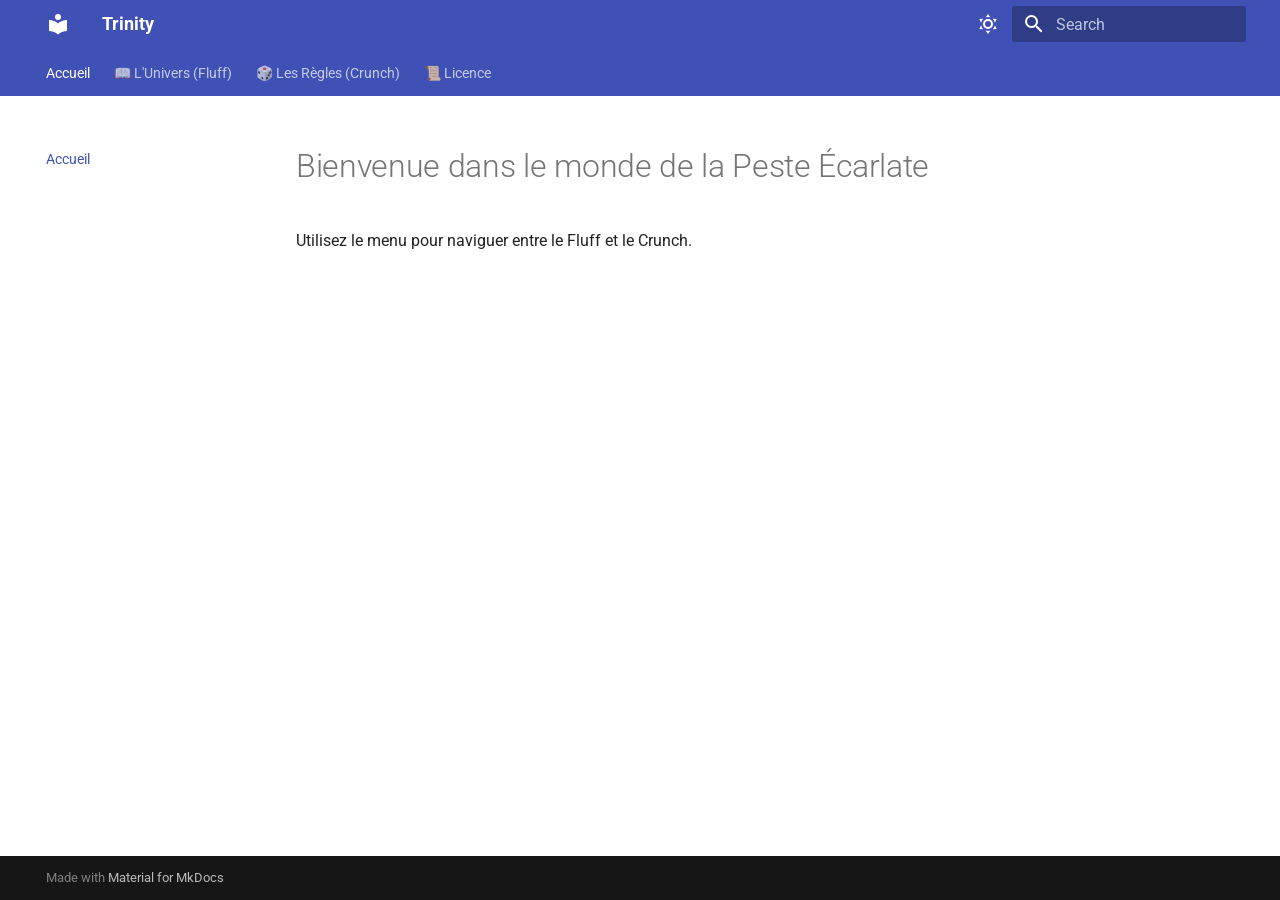
<file: index.html>
<!doctype html>
<html lang="en" class="no-js">
  <head>
    
      <meta charset="utf-8">
      <meta name="viewport" content="width=device-width,initial-scale=1">
      
        <meta name="description" content="Site officiel contenant le fluff et le crunch de mon JdR.">
      
      
        <meta name="author" content="MScam dambreville.vincent@gmail.com">
      
      
      
      
        <link rel="next" href="fluff/monde/">
      
      
        
      
      
      <link rel="icon" href="assets/images/favicon.png">
      <meta name="generator" content="mkdocs-1.6.1, mkdocs-material-9.7.6">
    
    
      
        <title>Trinity</title>
      
    
    
      <link rel="stylesheet" href="assets/stylesheets/main.484c7ddc.min.css">
      
        
        <link rel="stylesheet" href="assets/stylesheets/palette.ab4e12ef.min.css">
      
      


    
    
      
    
    
      
        
        
        <link rel="preconnect" href="https://fonts.gstatic.com" crossorigin>
        <link rel="stylesheet" href="https://fonts.googleapis.com/css?family=Roboto:300,300i,400,400i,700,700i%7CRoboto+Mono:400,400i,700,700i&display=fallback">
        <style>:root{--md-text-font:"Roboto";--md-code-font:"Roboto Mono"}</style>
      
    
    
    <script>__md_scope=new URL(".",location),__md_hash=e=>[...e].reduce(((e,_)=>(e<<5)-e+_.charCodeAt(0)),0),__md_get=(e,_=localStorage,t=__md_scope)=>JSON.parse(_.getItem(t.pathname+"."+e)),__md_set=(e,_,t=localStorage,a=__md_scope)=>{try{t.setItem(a.pathname+"."+e,JSON.stringify(_))}catch(e){}}</script>
    
      

    
    
  </head>
  
  
    
    
      
    
    
    
    
    <body dir="ltr" data-md-color-scheme="default" data-md-color-primary="indigo" data-md-color-accent="indigo">
  
    
    <input class="md-toggle" data-md-toggle="drawer" type="checkbox" id="__drawer" autocomplete="off">
    <input class="md-toggle" data-md-toggle="search" type="checkbox" id="__search" autocomplete="off">
    <label class="md-overlay" for="__drawer"></label>
    <div data-md-component="skip">
      
        
        <a href="#bienvenue-dans-le-monde-de-la-peste-ecarlate" class="md-skip">
          Skip to content
        </a>
      
    </div>
    <div data-md-component="announce">
      
    </div>
    
    
      

<header class="md-header" data-md-component="header">
  <nav class="md-header__inner md-grid" aria-label="Header">
    <a href="." title="Trinity" class="md-header__button md-logo" aria-label="Trinity" data-md-component="logo">
      
  
  <svg xmlns="http://www.w3.org/2000/svg" viewBox="0 0 24 24"><path d="M12 8a3 3 0 0 0 3-3 3 3 0 0 0-3-3 3 3 0 0 0-3 3 3 3 0 0 0 3 3m0 3.54C9.64 9.35 6.5 8 3 8v11c3.5 0 6.64 1.35 9 3.54 2.36-2.19 5.5-3.54 9-3.54V8c-3.5 0-6.64 1.35-9 3.54"/></svg>

    </a>
    <label class="md-header__button md-icon" for="__drawer">
      
      <svg xmlns="http://www.w3.org/2000/svg" viewBox="0 0 24 24"><path d="M3 6h18v2H3zm0 5h18v2H3zm0 5h18v2H3z"/></svg>
    </label>
    <div class="md-header__title" data-md-component="header-title">
      <div class="md-header__ellipsis">
        <div class="md-header__topic">
          <span class="md-ellipsis">
            Trinity
          </span>
        </div>
        <div class="md-header__topic" data-md-component="header-topic">
          <span class="md-ellipsis">
            
              Accueil
            
          </span>
        </div>
      </div>
    </div>
    
      
        <form class="md-header__option" data-md-component="palette">
  
    
    
    
    <input class="md-option" data-md-color-media="(prefers-color-scheme: light)" data-md-color-scheme="default" data-md-color-primary="indigo" data-md-color-accent="indigo"  aria-label="Passer au mode sombre"  type="radio" name="__palette" id="__palette_0">
    
      <label class="md-header__button md-icon" title="Passer au mode sombre" for="__palette_1" hidden>
        <svg xmlns="http://www.w3.org/2000/svg" viewBox="0 0 24 24"><path d="M12 7a5 5 0 0 1 5 5 5 5 0 0 1-5 5 5 5 0 0 1-5-5 5 5 0 0 1 5-5m0 2a3 3 0 0 0-3 3 3 3 0 0 0 3 3 3 3 0 0 0 3-3 3 3 0 0 0-3-3m0-7 2.39 3.42C13.65 5.15 12.84 5 12 5s-1.65.15-2.39.42zM3.34 7l4.16-.35A7.2 7.2 0 0 0 5.94 8.5c-.44.74-.69 1.5-.83 2.29zm.02 10 1.76-3.77a7.131 7.131 0 0 0 2.38 4.14zM20.65 7l-1.77 3.79a7.02 7.02 0 0 0-2.38-4.15zm-.01 10-4.14.36c.59-.51 1.12-1.14 1.54-1.86.42-.73.69-1.5.83-2.29zM12 22l-2.41-3.44c.74.27 1.55.44 2.41.44.82 0 1.63-.17 2.37-.44z"/></svg>
      </label>
    
  
    
    
    
    <input class="md-option" data-md-color-media="(prefers-color-scheme: dark)" data-md-color-scheme="slate" data-md-color-primary="indigo" data-md-color-accent="indigo"  aria-label="Passer au mode clair"  type="radio" name="__palette" id="__palette_1">
    
      <label class="md-header__button md-icon" title="Passer au mode clair" for="__palette_0" hidden>
        <svg xmlns="http://www.w3.org/2000/svg" viewBox="0 0 24 24"><path d="m17.75 4.09-2.53 1.94.91 3.06-2.63-1.81-2.63 1.81.91-3.06-2.53-1.94L12.44 4l1.06-3 1.06 3zm3.5 6.91-1.64 1.25.59 1.98-1.7-1.17-1.7 1.17.59-1.98L15.75 11l2.06-.05L18.5 9l.69 1.95zm-2.28 4.95c.83-.08 1.72 1.1 1.19 1.85-.32.45-.66.87-1.08 1.27C15.17 23 8.84 23 4.94 19.07c-3.91-3.9-3.91-10.24 0-14.14.4-.4.82-.76 1.27-1.08.75-.53 1.93.36 1.85 1.19-.27 2.86.69 5.83 2.89 8.02a9.96 9.96 0 0 0 8.02 2.89m-1.64 2.02a12.08 12.08 0 0 1-7.8-3.47c-2.17-2.19-3.33-5-3.49-7.82-2.81 3.14-2.7 7.96.31 10.98 3.02 3.01 7.84 3.12 10.98.31"/></svg>
      </label>
    
  
</form>
      
    
    
      <script>var palette=__md_get("__palette");if(palette&&palette.color){if("(prefers-color-scheme)"===palette.color.media){var media=matchMedia("(prefers-color-scheme: light)"),input=document.querySelector(media.matches?"[data-md-color-media='(prefers-color-scheme: light)']":"[data-md-color-media='(prefers-color-scheme: dark)']");palette.color.media=input.getAttribute("data-md-color-media"),palette.color.scheme=input.getAttribute("data-md-color-scheme"),palette.color.primary=input.getAttribute("data-md-color-primary"),palette.color.accent=input.getAttribute("data-md-color-accent")}for(var[key,value]of Object.entries(palette.color))document.body.setAttribute("data-md-color-"+key,value)}</script>
    
    
    
      
      
        <label class="md-header__button md-icon" for="__search">
          
          <svg xmlns="http://www.w3.org/2000/svg" viewBox="0 0 24 24"><path d="M9.5 3A6.5 6.5 0 0 1 16 9.5c0 1.61-.59 3.09-1.56 4.23l.27.27h.79l5 5-1.5 1.5-5-5v-.79l-.27-.27A6.52 6.52 0 0 1 9.5 16 6.5 6.5 0 0 1 3 9.5 6.5 6.5 0 0 1 9.5 3m0 2C7 5 5 7 5 9.5S7 14 9.5 14 14 12 14 9.5 12 5 9.5 5"/></svg>
        </label>
        <div class="md-search" data-md-component="search" role="dialog">
  <label class="md-search__overlay" for="__search"></label>
  <div class="md-search__inner" role="search">
    <form class="md-search__form" name="search">
      <input type="text" class="md-search__input" name="query" aria-label="Search" placeholder="Search" autocapitalize="off" autocorrect="off" autocomplete="off" spellcheck="false" data-md-component="search-query" required>
      <label class="md-search__icon md-icon" for="__search">
        
        <svg xmlns="http://www.w3.org/2000/svg" viewBox="0 0 24 24"><path d="M9.5 3A6.5 6.5 0 0 1 16 9.5c0 1.61-.59 3.09-1.56 4.23l.27.27h.79l5 5-1.5 1.5-5-5v-.79l-.27-.27A6.52 6.52 0 0 1 9.5 16 6.5 6.5 0 0 1 3 9.5 6.5 6.5 0 0 1 9.5 3m0 2C7 5 5 7 5 9.5S7 14 9.5 14 14 12 14 9.5 12 5 9.5 5"/></svg>
        
        <svg xmlns="http://www.w3.org/2000/svg" viewBox="0 0 24 24"><path d="M20 11v2H8l5.5 5.5-1.42 1.42L4.16 12l7.92-7.92L13.5 5.5 8 11z"/></svg>
      </label>
      <nav class="md-search__options" aria-label="Search">
        
        <button type="reset" class="md-search__icon md-icon" title="Clear" aria-label="Clear" tabindex="-1">
          
          <svg xmlns="http://www.w3.org/2000/svg" viewBox="0 0 24 24"><path d="M19 6.41 17.59 5 12 10.59 6.41 5 5 6.41 10.59 12 5 17.59 6.41 19 12 13.41 17.59 19 19 17.59 13.41 12z"/></svg>
        </button>
      </nav>
      
    </form>
    <div class="md-search__output">
      <div class="md-search__scrollwrap" tabindex="0" data-md-scrollfix>
        <div class="md-search-result" data-md-component="search-result">
          <div class="md-search-result__meta">
            Initializing search
          </div>
          <ol class="md-search-result__list" role="presentation"></ol>
        </div>
      </div>
    </div>
  </div>
</div>
      
    
    
  </nav>
  
</header>
    
    <div class="md-container" data-md-component="container">
      
      
        
          
            
<nav class="md-tabs" aria-label="Tabs" data-md-component="tabs">
  <div class="md-grid">
    <ul class="md-tabs__list">
      
        
  
  
  
    
  
  
    <li class="md-tabs__item md-tabs__item--active">
      <a href="." class="md-tabs__link">
        
  
  
    
  
  Accueil

      </a>
    </li>
  

      
        
  
  
  
  
    
    
      <li class="md-tabs__item">
        <a href="fluff/monde/" class="md-tabs__link">
          
  
  
  📖 L'Univers (Fluff)

        </a>
      </li>
    
  

      
        
  
  
  
  
    
    
      <li class="md-tabs__item">
        <a href="crunch/creation_perso/" class="md-tabs__link">
          
  
  
  🎲 Les Règles (Crunch)

        </a>
      </li>
    
  

      
        
  
  
  
  
    <li class="md-tabs__item">
      <a href="LICENSE.md" class="md-tabs__link">
        
  
  
    
  
  📜 Licence

      </a>
    </li>
  

      
    </ul>
  </div>
</nav>
          
        
      
      <main class="md-main" data-md-component="main">
        <div class="md-main__inner md-grid">
          
            
              
              <div class="md-sidebar md-sidebar--primary" data-md-component="sidebar" data-md-type="navigation" >
                <div class="md-sidebar__scrollwrap">
                  <div class="md-sidebar__inner">
                    


  


<nav class="md-nav md-nav--primary md-nav--lifted" aria-label="Navigation" data-md-level="0">
  <label class="md-nav__title" for="__drawer">
    <a href="." title="Trinity" class="md-nav__button md-logo" aria-label="Trinity" data-md-component="logo">
      
  
  <svg xmlns="http://www.w3.org/2000/svg" viewBox="0 0 24 24"><path d="M12 8a3 3 0 0 0 3-3 3 3 0 0 0-3-3 3 3 0 0 0-3 3 3 3 0 0 0 3 3m0 3.54C9.64 9.35 6.5 8 3 8v11c3.5 0 6.64 1.35 9 3.54 2.36-2.19 5.5-3.54 9-3.54V8c-3.5 0-6.64 1.35-9 3.54"/></svg>

    </a>
    Trinity
  </label>
  
  <ul class="md-nav__list" data-md-scrollfix>
    
      
      
  
  
    
  
  
  
    <li class="md-nav__item md-nav__item--active">
      
      <input class="md-nav__toggle md-toggle" type="checkbox" id="__toc">
      
      
        
      
      
      <a href="." class="md-nav__link md-nav__link--active">
        
  
  
  <span class="md-ellipsis">
    
  
    Accueil
  

    
  </span>
  
  

      </a>
      
    </li>
  

    
      
      
  
  
  
  
    
    
    
    
      
      
        
      
    
    
    <li class="md-nav__item md-nav__item--nested">
      
        
        
        <input class="md-nav__toggle md-toggle " type="checkbox" id="__nav_2" >
        
          
          <label class="md-nav__link" for="__nav_2" id="__nav_2_label" tabindex="0">
            
  
  
  <span class="md-ellipsis">
    
  
    📖 L'Univers (Fluff)
  

    
  </span>
  
  

            <span class="md-nav__icon md-icon"></span>
          </label>
        
        <nav class="md-nav" data-md-level="1" aria-labelledby="__nav_2_label" aria-expanded="false">
          <label class="md-nav__title" for="__nav_2">
            <span class="md-nav__icon md-icon"></span>
            
  
    📖 L'Univers (Fluff)
  

          </label>
          <ul class="md-nav__list" data-md-scrollfix>
            
              
                
  
  
  
  
    <li class="md-nav__item">
      <a href="fluff/monde/" class="md-nav__link">
        
  
  
  <span class="md-ellipsis">
    
  
    Présentation du monde
  

    
  </span>
  
  

      </a>
    </li>
  

              
            
              
                
  
  
  
  
    <li class="md-nav__item">
      <a href="fluff/factions.md" class="md-nav__link">
        
  
  
  <span class="md-ellipsis">
    
  
    Les Factions
  

    
  </span>
  
  

      </a>
    </li>
  

              
            
          </ul>
        </nav>
      
    </li>
  

    
      
      
  
  
  
  
    
    
    
    
      
      
        
      
    
    
    <li class="md-nav__item md-nav__item--nested">
      
        
        
        <input class="md-nav__toggle md-toggle " type="checkbox" id="__nav_3" >
        
          
          <label class="md-nav__link" for="__nav_3" id="__nav_3_label" tabindex="0">
            
  
  
  <span class="md-ellipsis">
    
  
    🎲 Les Règles (Crunch)
  

    
  </span>
  
  

            <span class="md-nav__icon md-icon"></span>
          </label>
        
        <nav class="md-nav" data-md-level="1" aria-labelledby="__nav_3_label" aria-expanded="false">
          <label class="md-nav__title" for="__nav_3">
            <span class="md-nav__icon md-icon"></span>
            
  
    🎲 Les Règles (Crunch)
  

          </label>
          <ul class="md-nav__list" data-md-scrollfix>
            
              
                
  
  
  
  
    <li class="md-nav__item">
      <a href="crunch/creation_perso/" class="md-nav__link">
        
  
  
  <span class="md-ellipsis">
    
  
    Création de personnage
  

    
  </span>
  
  

      </a>
    </li>
  

              
            
              
                
  
  
  
  
    <li class="md-nav__item">
      <a href="crunch/systeme.md" class="md-nav__link">
        
  
  
  <span class="md-ellipsis">
    
  
    Système de jeu
  

    
  </span>
  
  

      </a>
    </li>
  

              
            
          </ul>
        </nav>
      
    </li>
  

    
      
      
  
  
  
  
    <li class="md-nav__item">
      <a href="LICENSE.md" class="md-nav__link">
        
  
  
  <span class="md-ellipsis">
    
  
    📜 Licence
  

    
  </span>
  
  

      </a>
    </li>
  

    
  </ul>
</nav>
                  </div>
                </div>
              </div>
            
            
              
              <div class="md-sidebar md-sidebar--secondary" data-md-component="sidebar" data-md-type="toc" >
                <div class="md-sidebar__scrollwrap">
                  <div class="md-sidebar__inner">
                    

<nav class="md-nav md-nav--secondary" aria-label="Table of contents">
  
  
  
    
  
  
</nav>
                  </div>
                </div>
              </div>
            
          
          
            <div class="md-content" data-md-component="content">
              
              <article class="md-content__inner md-typeset">
                
                  



<h1 id="bienvenue-dans-le-monde-de-la-peste-ecarlate">Bienvenue dans le monde de la Peste Écarlate</h1>
<p>Utilisez le menu pour naviguer entre le Fluff et le Crunch.</p>












                
              </article>
            </div>
          
          
<script>var target=document.getElementById(location.hash.slice(1));target&&target.name&&(target.checked=target.name.startsWith("__tabbed_"))</script>
        </div>
        
      </main>
      
        <footer class="md-footer">
  
  <div class="md-footer-meta md-typeset">
    <div class="md-footer-meta__inner md-grid">
      <div class="md-copyright">
  
  
    Made with
    <a href="https://squidfunk.github.io/mkdocs-material/" target="_blank" rel="noopener">
      Material for MkDocs
    </a>
  
</div>
      
    </div>
  </div>
</footer>
      
    </div>
    <div class="md-dialog" data-md-component="dialog">
      <div class="md-dialog__inner md-typeset"></div>
    </div>
    
    
    
      
      
      <script id="__config" type="application/json">{"annotate": null, "base": ".", "features": ["navigation.tabs", "navigation.sections"], "search": "assets/javascripts/workers/search.2c215733.min.js", "tags": null, "translations": {"clipboard.copied": "Copied to clipboard", "clipboard.copy": "Copy to clipboard", "search.result.more.one": "1 more on this page", "search.result.more.other": "# more on this page", "search.result.none": "No matching documents", "search.result.one": "1 matching document", "search.result.other": "# matching documents", "search.result.placeholder": "Type to start searching", "search.result.term.missing": "Missing", "select.version": "Select version"}, "version": null}</script>
    
    
      <script src="assets/javascripts/bundle.79ae519e.min.js"></script>
      
    
  </body>
</html>
</file>
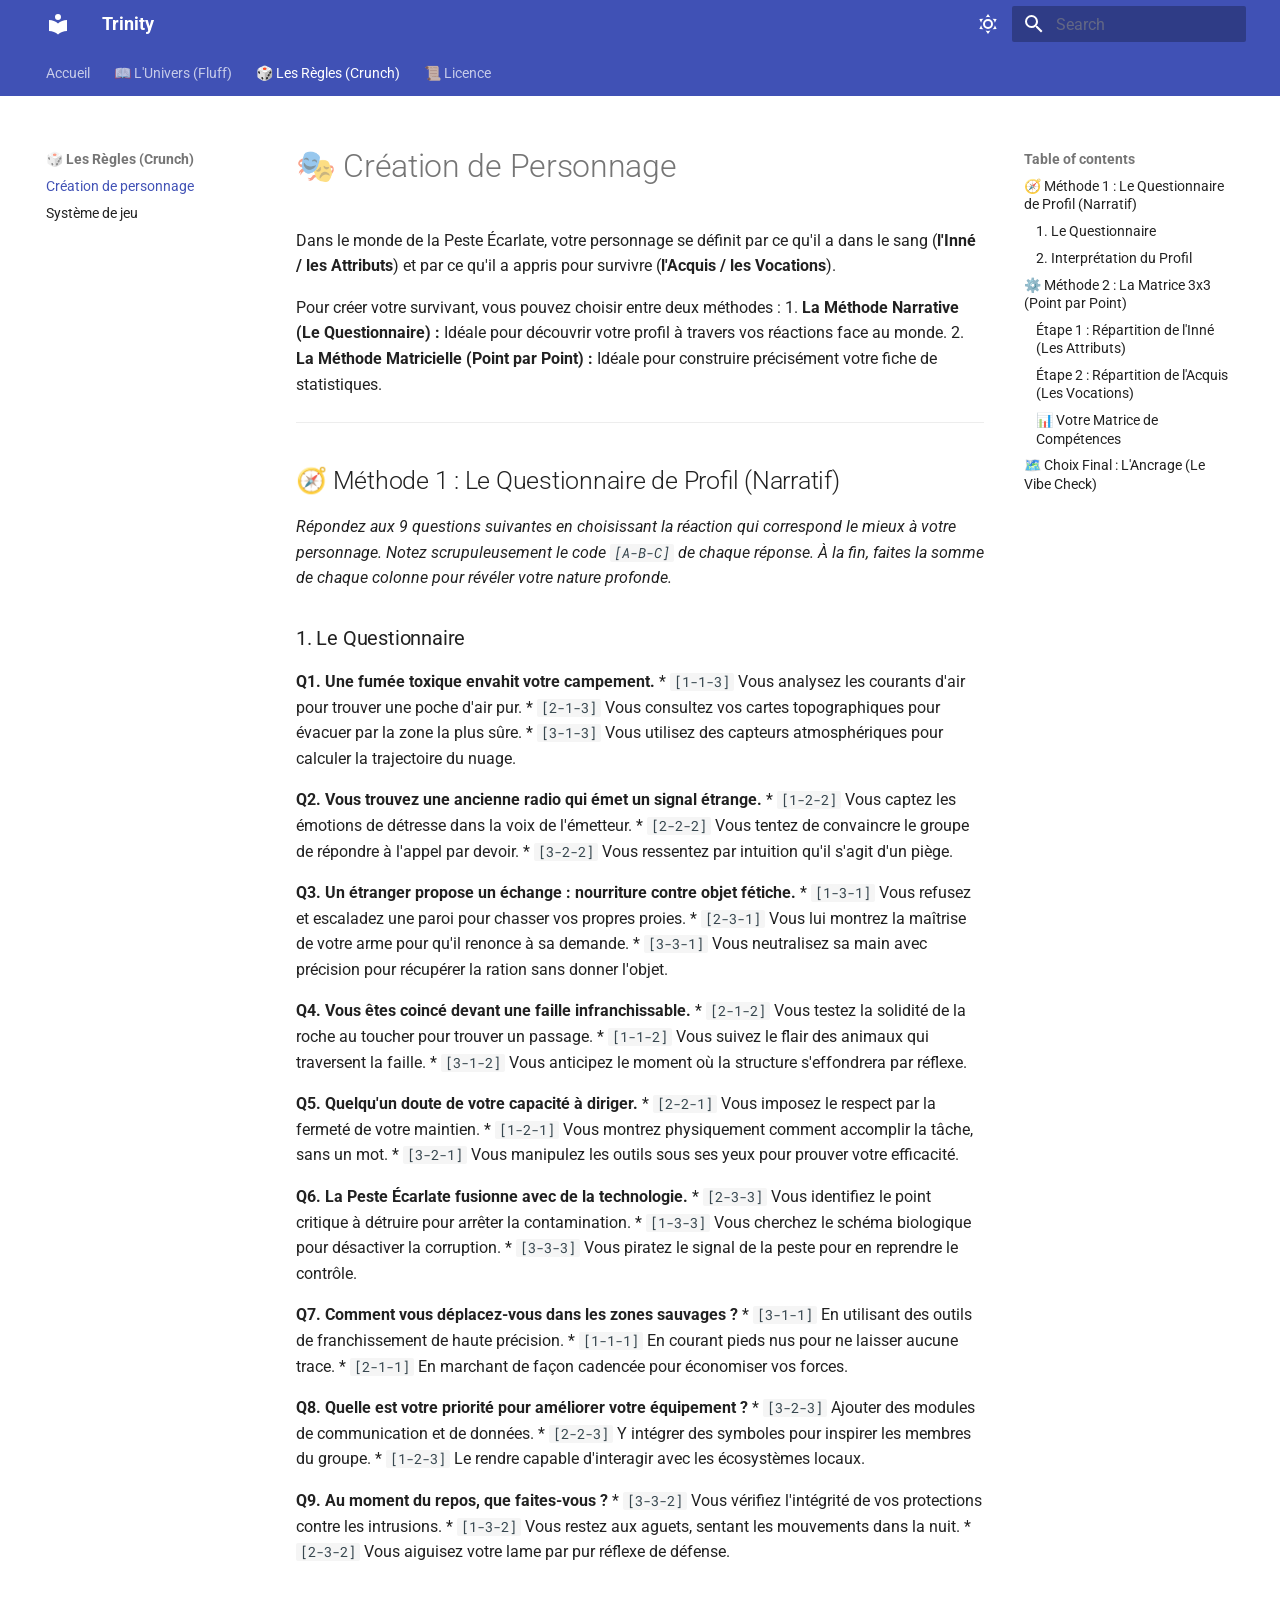
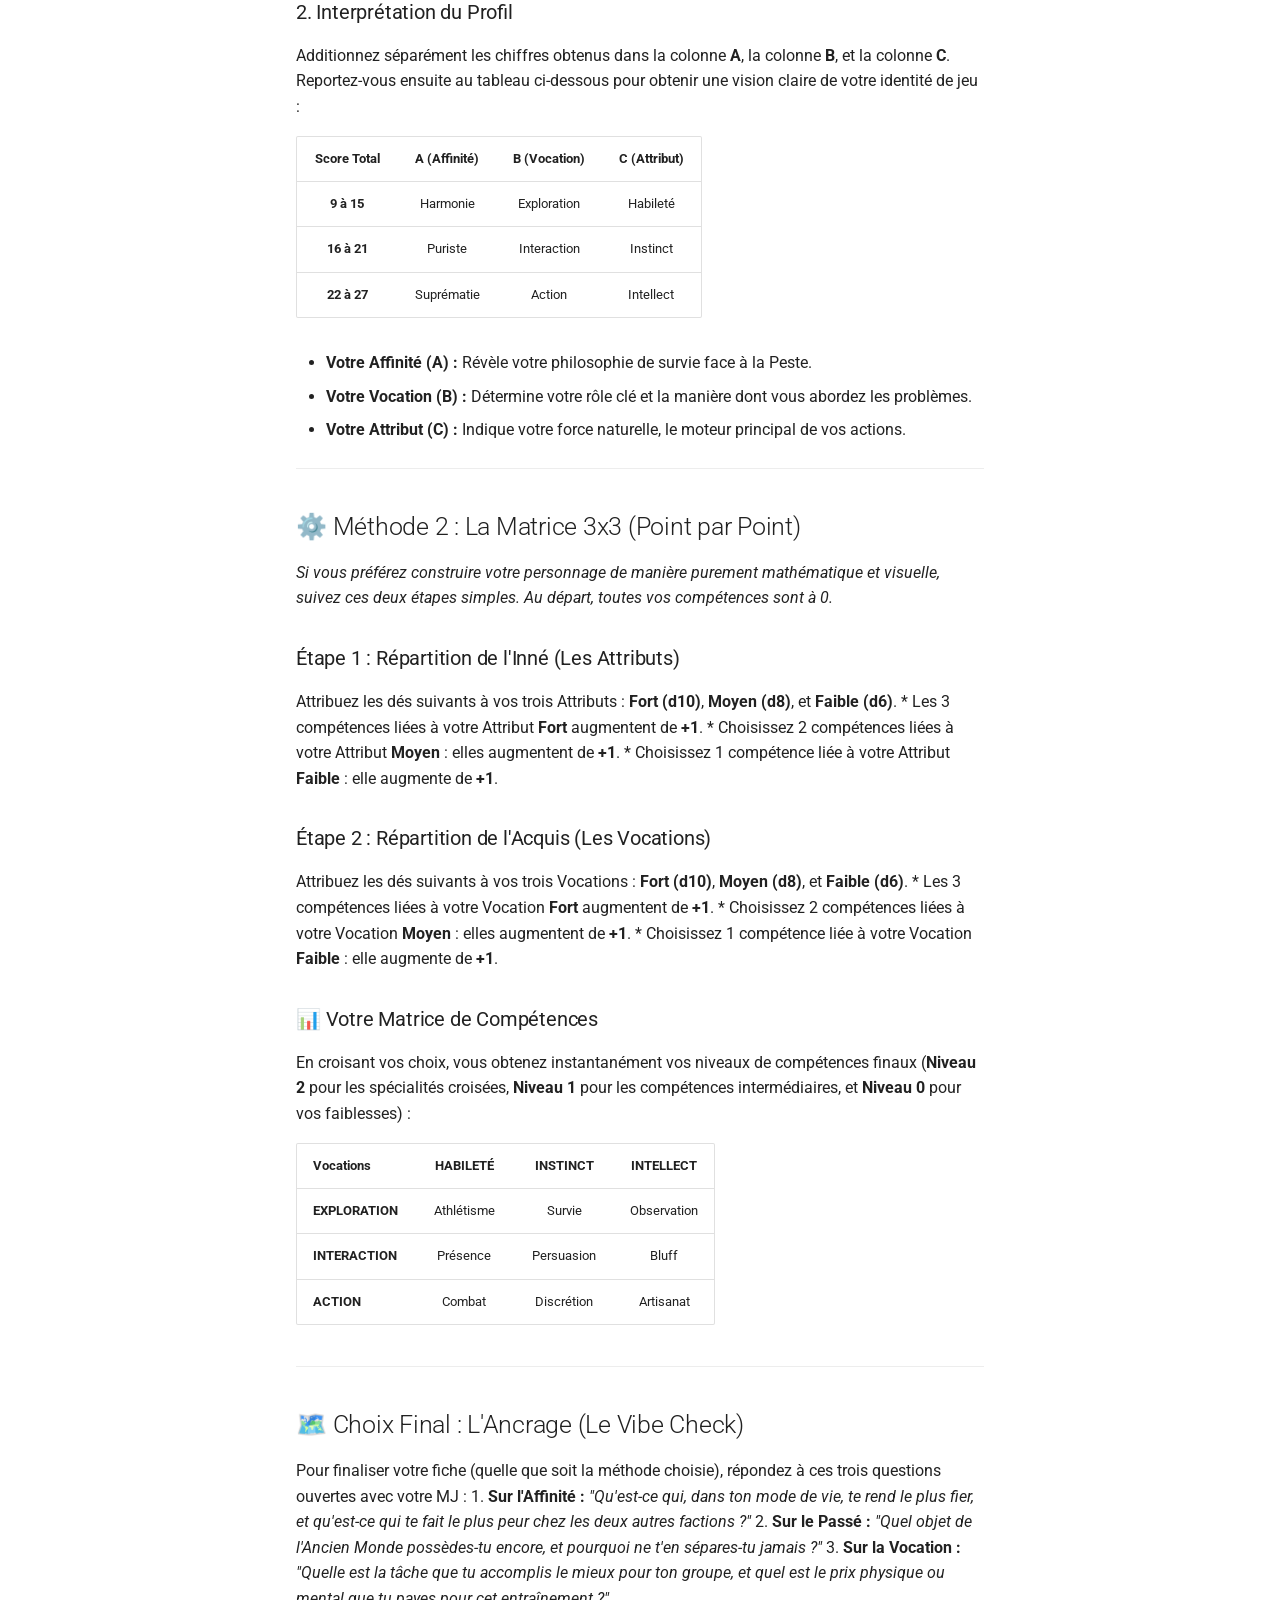
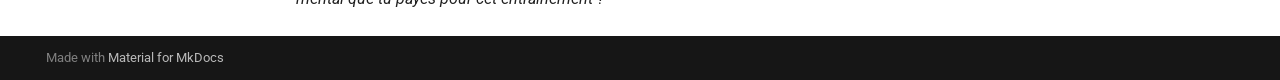
<file: crunch/creation_perso/index.html>
<!doctype html>
<html lang="en" class="no-js">
  <head>
    
      <meta charset="utf-8">
      <meta name="viewport" content="width=device-width,initial-scale=1">
      
        <meta name="description" content="Site officiel contenant le fluff et le crunch de mon JdR.">
      
      
        <meta name="author" content="MScam dambreville.vincent@gmail.com">
      
      
      
        <link rel="prev" href="../../fluff/monde/">
      
      
      
        
      
      
      <link rel="icon" href="../../assets/images/favicon.png">
      <meta name="generator" content="mkdocs-1.6.1, mkdocs-material-9.7.6">
    
    
      
        <title>Création de personnage - Trinity</title>
      
    
    
      <link rel="stylesheet" href="../../assets/stylesheets/main.484c7ddc.min.css">
      
        
        <link rel="stylesheet" href="../../assets/stylesheets/palette.ab4e12ef.min.css">
      
      


    
    
      
    
    
      
        
        
        <link rel="preconnect" href="https://fonts.gstatic.com" crossorigin>
        <link rel="stylesheet" href="https://fonts.googleapis.com/css?family=Roboto:300,300i,400,400i,700,700i%7CRoboto+Mono:400,400i,700,700i&display=fallback">
        <style>:root{--md-text-font:"Roboto";--md-code-font:"Roboto Mono"}</style>
      
    
    
    <script>__md_scope=new URL("../..",location),__md_hash=e=>[...e].reduce(((e,_)=>(e<<5)-e+_.charCodeAt(0)),0),__md_get=(e,_=localStorage,t=__md_scope)=>JSON.parse(_.getItem(t.pathname+"."+e)),__md_set=(e,_,t=localStorage,a=__md_scope)=>{try{t.setItem(a.pathname+"."+e,JSON.stringify(_))}catch(e){}}</script>
    
      

    
    
  </head>
  
  
    
    
      
    
    
    
    
    <body dir="ltr" data-md-color-scheme="default" data-md-color-primary="indigo" data-md-color-accent="indigo">
  
    
    <input class="md-toggle" data-md-toggle="drawer" type="checkbox" id="__drawer" autocomplete="off">
    <input class="md-toggle" data-md-toggle="search" type="checkbox" id="__search" autocomplete="off">
    <label class="md-overlay" for="__drawer"></label>
    <div data-md-component="skip">
      
        
        <a href="#creation-de-personnage" class="md-skip">
          Skip to content
        </a>
      
    </div>
    <div data-md-component="announce">
      
    </div>
    
    
      

<header class="md-header" data-md-component="header">
  <nav class="md-header__inner md-grid" aria-label="Header">
    <a href="../.." title="Trinity" class="md-header__button md-logo" aria-label="Trinity" data-md-component="logo">
      
  
  <svg xmlns="http://www.w3.org/2000/svg" viewBox="0 0 24 24"><path d="M12 8a3 3 0 0 0 3-3 3 3 0 0 0-3-3 3 3 0 0 0-3 3 3 3 0 0 0 3 3m0 3.54C9.64 9.35 6.5 8 3 8v11c3.5 0 6.64 1.35 9 3.54 2.36-2.19 5.5-3.54 9-3.54V8c-3.5 0-6.64 1.35-9 3.54"/></svg>

    </a>
    <label class="md-header__button md-icon" for="__drawer">
      
      <svg xmlns="http://www.w3.org/2000/svg" viewBox="0 0 24 24"><path d="M3 6h18v2H3zm0 5h18v2H3zm0 5h18v2H3z"/></svg>
    </label>
    <div class="md-header__title" data-md-component="header-title">
      <div class="md-header__ellipsis">
        <div class="md-header__topic">
          <span class="md-ellipsis">
            Trinity
          </span>
        </div>
        <div class="md-header__topic" data-md-component="header-topic">
          <span class="md-ellipsis">
            
              Création de personnage
            
          </span>
        </div>
      </div>
    </div>
    
      
        <form class="md-header__option" data-md-component="palette">
  
    
    
    
    <input class="md-option" data-md-color-media="(prefers-color-scheme: light)" data-md-color-scheme="default" data-md-color-primary="indigo" data-md-color-accent="indigo"  aria-label="Passer au mode sombre"  type="radio" name="__palette" id="__palette_0">
    
      <label class="md-header__button md-icon" title="Passer au mode sombre" for="__palette_1" hidden>
        <svg xmlns="http://www.w3.org/2000/svg" viewBox="0 0 24 24"><path d="M12 7a5 5 0 0 1 5 5 5 5 0 0 1-5 5 5 5 0 0 1-5-5 5 5 0 0 1 5-5m0 2a3 3 0 0 0-3 3 3 3 0 0 0 3 3 3 3 0 0 0 3-3 3 3 0 0 0-3-3m0-7 2.39 3.42C13.65 5.15 12.84 5 12 5s-1.65.15-2.39.42zM3.34 7l4.16-.35A7.2 7.2 0 0 0 5.94 8.5c-.44.74-.69 1.5-.83 2.29zm.02 10 1.76-3.77a7.131 7.131 0 0 0 2.38 4.14zM20.65 7l-1.77 3.79a7.02 7.02 0 0 0-2.38-4.15zm-.01 10-4.14.36c.59-.51 1.12-1.14 1.54-1.86.42-.73.69-1.5.83-2.29zM12 22l-2.41-3.44c.74.27 1.55.44 2.41.44.82 0 1.63-.17 2.37-.44z"/></svg>
      </label>
    
  
    
    
    
    <input class="md-option" data-md-color-media="(prefers-color-scheme: dark)" data-md-color-scheme="slate" data-md-color-primary="indigo" data-md-color-accent="indigo"  aria-label="Passer au mode clair"  type="radio" name="__palette" id="__palette_1">
    
      <label class="md-header__button md-icon" title="Passer au mode clair" for="__palette_0" hidden>
        <svg xmlns="http://www.w3.org/2000/svg" viewBox="0 0 24 24"><path d="m17.75 4.09-2.53 1.94.91 3.06-2.63-1.81-2.63 1.81.91-3.06-2.53-1.94L12.44 4l1.06-3 1.06 3zm3.5 6.91-1.64 1.25.59 1.98-1.7-1.17-1.7 1.17.59-1.98L15.75 11l2.06-.05L18.5 9l.69 1.95zm-2.28 4.95c.83-.08 1.72 1.1 1.19 1.85-.32.45-.66.87-1.08 1.27C15.17 23 8.84 23 4.94 19.07c-3.91-3.9-3.91-10.24 0-14.14.4-.4.82-.76 1.27-1.08.75-.53 1.93.36 1.85 1.19-.27 2.86.69 5.83 2.89 8.02a9.96 9.96 0 0 0 8.02 2.89m-1.64 2.02a12.08 12.08 0 0 1-7.8-3.47c-2.17-2.19-3.33-5-3.49-7.82-2.81 3.14-2.7 7.96.31 10.98 3.02 3.01 7.84 3.12 10.98.31"/></svg>
      </label>
    
  
</form>
      
    
    
      <script>var palette=__md_get("__palette");if(palette&&palette.color){if("(prefers-color-scheme)"===palette.color.media){var media=matchMedia("(prefers-color-scheme: light)"),input=document.querySelector(media.matches?"[data-md-color-media='(prefers-color-scheme: light)']":"[data-md-color-media='(prefers-color-scheme: dark)']");palette.color.media=input.getAttribute("data-md-color-media"),palette.color.scheme=input.getAttribute("data-md-color-scheme"),palette.color.primary=input.getAttribute("data-md-color-primary"),palette.color.accent=input.getAttribute("data-md-color-accent")}for(var[key,value]of Object.entries(palette.color))document.body.setAttribute("data-md-color-"+key,value)}</script>
    
    
    
      
      
        <label class="md-header__button md-icon" for="__search">
          
          <svg xmlns="http://www.w3.org/2000/svg" viewBox="0 0 24 24"><path d="M9.5 3A6.5 6.5 0 0 1 16 9.5c0 1.61-.59 3.09-1.56 4.23l.27.27h.79l5 5-1.5 1.5-5-5v-.79l-.27-.27A6.52 6.52 0 0 1 9.5 16 6.5 6.5 0 0 1 3 9.5 6.5 6.5 0 0 1 9.5 3m0 2C7 5 5 7 5 9.5S7 14 9.5 14 14 12 14 9.5 12 5 9.5 5"/></svg>
        </label>
        <div class="md-search" data-md-component="search" role="dialog">
  <label class="md-search__overlay" for="__search"></label>
  <div class="md-search__inner" role="search">
    <form class="md-search__form" name="search">
      <input type="text" class="md-search__input" name="query" aria-label="Search" placeholder="Search" autocapitalize="off" autocorrect="off" autocomplete="off" spellcheck="false" data-md-component="search-query" required>
      <label class="md-search__icon md-icon" for="__search">
        
        <svg xmlns="http://www.w3.org/2000/svg" viewBox="0 0 24 24"><path d="M9.5 3A6.5 6.5 0 0 1 16 9.5c0 1.61-.59 3.09-1.56 4.23l.27.27h.79l5 5-1.5 1.5-5-5v-.79l-.27-.27A6.52 6.52 0 0 1 9.5 16 6.5 6.5 0 0 1 3 9.5 6.5 6.5 0 0 1 9.5 3m0 2C7 5 5 7 5 9.5S7 14 9.5 14 14 12 14 9.5 12 5 9.5 5"/></svg>
        
        <svg xmlns="http://www.w3.org/2000/svg" viewBox="0 0 24 24"><path d="M20 11v2H8l5.5 5.5-1.42 1.42L4.16 12l7.92-7.92L13.5 5.5 8 11z"/></svg>
      </label>
      <nav class="md-search__options" aria-label="Search">
        
        <button type="reset" class="md-search__icon md-icon" title="Clear" aria-label="Clear" tabindex="-1">
          
          <svg xmlns="http://www.w3.org/2000/svg" viewBox="0 0 24 24"><path d="M19 6.41 17.59 5 12 10.59 6.41 5 5 6.41 10.59 12 5 17.59 6.41 19 12 13.41 17.59 19 19 17.59 13.41 12z"/></svg>
        </button>
      </nav>
      
    </form>
    <div class="md-search__output">
      <div class="md-search__scrollwrap" tabindex="0" data-md-scrollfix>
        <div class="md-search-result" data-md-component="search-result">
          <div class="md-search-result__meta">
            Initializing search
          </div>
          <ol class="md-search-result__list" role="presentation"></ol>
        </div>
      </div>
    </div>
  </div>
</div>
      
    
    
  </nav>
  
</header>
    
    <div class="md-container" data-md-component="container">
      
      
        
          
            
<nav class="md-tabs" aria-label="Tabs" data-md-component="tabs">
  <div class="md-grid">
    <ul class="md-tabs__list">
      
        
  
  
  
  
    <li class="md-tabs__item">
      <a href="../.." class="md-tabs__link">
        
  
  
    
  
  Accueil

      </a>
    </li>
  

      
        
  
  
  
  
    
    
      <li class="md-tabs__item">
        <a href="../../fluff/monde/" class="md-tabs__link">
          
  
  
  📖 L'Univers (Fluff)

        </a>
      </li>
    
  

      
        
  
  
  
    
  
  
    
    
      <li class="md-tabs__item md-tabs__item--active">
        <a href="./" class="md-tabs__link">
          
  
  
  🎲 Les Règles (Crunch)

        </a>
      </li>
    
  

      
        
  
  
  
  
    <li class="md-tabs__item">
      <a href="../../LICENSE.md" class="md-tabs__link">
        
  
  
    
  
  📜 Licence

      </a>
    </li>
  

      
    </ul>
  </div>
</nav>
          
        
      
      <main class="md-main" data-md-component="main">
        <div class="md-main__inner md-grid">
          
            
              
              <div class="md-sidebar md-sidebar--primary" data-md-component="sidebar" data-md-type="navigation" >
                <div class="md-sidebar__scrollwrap">
                  <div class="md-sidebar__inner">
                    


  


<nav class="md-nav md-nav--primary md-nav--lifted" aria-label="Navigation" data-md-level="0">
  <label class="md-nav__title" for="__drawer">
    <a href="../.." title="Trinity" class="md-nav__button md-logo" aria-label="Trinity" data-md-component="logo">
      
  
  <svg xmlns="http://www.w3.org/2000/svg" viewBox="0 0 24 24"><path d="M12 8a3 3 0 0 0 3-3 3 3 0 0 0-3-3 3 3 0 0 0-3 3 3 3 0 0 0 3 3m0 3.54C9.64 9.35 6.5 8 3 8v11c3.5 0 6.64 1.35 9 3.54 2.36-2.19 5.5-3.54 9-3.54V8c-3.5 0-6.64 1.35-9 3.54"/></svg>

    </a>
    Trinity
  </label>
  
  <ul class="md-nav__list" data-md-scrollfix>
    
      
      
  
  
  
  
    <li class="md-nav__item">
      <a href="../.." class="md-nav__link">
        
  
  
  <span class="md-ellipsis">
    
  
    Accueil
  

    
  </span>
  
  

      </a>
    </li>
  

    
      
      
  
  
  
  
    
    
    
    
      
      
        
      
    
    
    <li class="md-nav__item md-nav__item--nested">
      
        
        
        <input class="md-nav__toggle md-toggle " type="checkbox" id="__nav_2" >
        
          
          <label class="md-nav__link" for="__nav_2" id="__nav_2_label" tabindex="0">
            
  
  
  <span class="md-ellipsis">
    
  
    📖 L'Univers (Fluff)
  

    
  </span>
  
  

            <span class="md-nav__icon md-icon"></span>
          </label>
        
        <nav class="md-nav" data-md-level="1" aria-labelledby="__nav_2_label" aria-expanded="false">
          <label class="md-nav__title" for="__nav_2">
            <span class="md-nav__icon md-icon"></span>
            
  
    📖 L'Univers (Fluff)
  

          </label>
          <ul class="md-nav__list" data-md-scrollfix>
            
              
                
  
  
  
  
    <li class="md-nav__item">
      <a href="../../fluff/monde/" class="md-nav__link">
        
  
  
  <span class="md-ellipsis">
    
  
    Présentation du monde
  

    
  </span>
  
  

      </a>
    </li>
  

              
            
              
                
  
  
  
  
    <li class="md-nav__item">
      <a href="../../fluff/factions.md" class="md-nav__link">
        
  
  
  <span class="md-ellipsis">
    
  
    Les Factions
  

    
  </span>
  
  

      </a>
    </li>
  

              
            
          </ul>
        </nav>
      
    </li>
  

    
      
      
  
  
    
  
  
  
    
    
    
    
      
        
        
      
      
        
      
    
    
    <li class="md-nav__item md-nav__item--active md-nav__item--section md-nav__item--nested">
      
        
        
        <input class="md-nav__toggle md-toggle " type="checkbox" id="__nav_3" checked>
        
          
          <label class="md-nav__link" for="__nav_3" id="__nav_3_label" tabindex="">
            
  
  
  <span class="md-ellipsis">
    
  
    🎲 Les Règles (Crunch)
  

    
  </span>
  
  

            <span class="md-nav__icon md-icon"></span>
          </label>
        
        <nav class="md-nav" data-md-level="1" aria-labelledby="__nav_3_label" aria-expanded="true">
          <label class="md-nav__title" for="__nav_3">
            <span class="md-nav__icon md-icon"></span>
            
  
    🎲 Les Règles (Crunch)
  

          </label>
          <ul class="md-nav__list" data-md-scrollfix>
            
              
                
  
  
    
  
  
  
    <li class="md-nav__item md-nav__item--active">
      
      <input class="md-nav__toggle md-toggle" type="checkbox" id="__toc">
      
      
        
      
      
        <label class="md-nav__link md-nav__link--active" for="__toc">
          
  
  
  <span class="md-ellipsis">
    
  
    Création de personnage
  

    
  </span>
  
  

          <span class="md-nav__icon md-icon"></span>
        </label>
      
      <a href="./" class="md-nav__link md-nav__link--active">
        
  
  
  <span class="md-ellipsis">
    
  
    Création de personnage
  

    
  </span>
  
  

      </a>
      
        

<nav class="md-nav md-nav--secondary" aria-label="Table of contents">
  
  
  
    
  
  
    <label class="md-nav__title" for="__toc">
      <span class="md-nav__icon md-icon"></span>
      Table of contents
    </label>
    <ul class="md-nav__list" data-md-component="toc" data-md-scrollfix>
      
        <li class="md-nav__item">
  <a href="#methode-1-le-questionnaire-de-profil-narratif" class="md-nav__link">
    <span class="md-ellipsis">
      
        🧭 Méthode 1 : Le Questionnaire de Profil (Narratif)
      
    </span>
  </a>
  
    <nav class="md-nav" aria-label="🧭 Méthode 1 : Le Questionnaire de Profil (Narratif)">
      <ul class="md-nav__list">
        
          <li class="md-nav__item">
  <a href="#1-le-questionnaire" class="md-nav__link">
    <span class="md-ellipsis">
      
        1. Le Questionnaire
      
    </span>
  </a>
  
</li>
        
          <li class="md-nav__item">
  <a href="#2-interpretation-du-profil" class="md-nav__link">
    <span class="md-ellipsis">
      
        2. Interprétation du Profil
      
    </span>
  </a>
  
</li>
        
      </ul>
    </nav>
  
</li>
      
        <li class="md-nav__item">
  <a href="#methode-2-la-matrice-3x3-point-par-point" class="md-nav__link">
    <span class="md-ellipsis">
      
        ⚙️ Méthode 2 : La Matrice 3x3 (Point par Point)
      
    </span>
  </a>
  
    <nav class="md-nav" aria-label="⚙️ Méthode 2 : La Matrice 3x3 (Point par Point)">
      <ul class="md-nav__list">
        
          <li class="md-nav__item">
  <a href="#etape-1-repartition-de-linne-les-attributs" class="md-nav__link">
    <span class="md-ellipsis">
      
        Étape 1 : Répartition de l'Inné (Les Attributs)
      
    </span>
  </a>
  
</li>
        
          <li class="md-nav__item">
  <a href="#etape-2-repartition-de-lacquis-les-vocations" class="md-nav__link">
    <span class="md-ellipsis">
      
        Étape 2 : Répartition de l'Acquis (Les Vocations)
      
    </span>
  </a>
  
</li>
        
          <li class="md-nav__item">
  <a href="#votre-matrice-de-competences" class="md-nav__link">
    <span class="md-ellipsis">
      
        📊 Votre Matrice de Compétences
      
    </span>
  </a>
  
</li>
        
      </ul>
    </nav>
  
</li>
      
        <li class="md-nav__item">
  <a href="#choix-final-lancrage-le-vibe-check" class="md-nav__link">
    <span class="md-ellipsis">
      
        🗺️ Choix Final : L'Ancrage (Le Vibe Check)
      
    </span>
  </a>
  
</li>
      
    </ul>
  
</nav>
      
    </li>
  

              
            
              
                
  
  
  
  
    <li class="md-nav__item">
      <a href="../systeme.md" class="md-nav__link">
        
  
  
  <span class="md-ellipsis">
    
  
    Système de jeu
  

    
  </span>
  
  

      </a>
    </li>
  

              
            
          </ul>
        </nav>
      
    </li>
  

    
      
      
  
  
  
  
    <li class="md-nav__item">
      <a href="../../LICENSE.md" class="md-nav__link">
        
  
  
  <span class="md-ellipsis">
    
  
    📜 Licence
  

    
  </span>
  
  

      </a>
    </li>
  

    
  </ul>
</nav>
                  </div>
                </div>
              </div>
            
            
              
              <div class="md-sidebar md-sidebar--secondary" data-md-component="sidebar" data-md-type="toc" >
                <div class="md-sidebar__scrollwrap">
                  <div class="md-sidebar__inner">
                    

<nav class="md-nav md-nav--secondary" aria-label="Table of contents">
  
  
  
    
  
  
    <label class="md-nav__title" for="__toc">
      <span class="md-nav__icon md-icon"></span>
      Table of contents
    </label>
    <ul class="md-nav__list" data-md-component="toc" data-md-scrollfix>
      
        <li class="md-nav__item">
  <a href="#methode-1-le-questionnaire-de-profil-narratif" class="md-nav__link">
    <span class="md-ellipsis">
      
        🧭 Méthode 1 : Le Questionnaire de Profil (Narratif)
      
    </span>
  </a>
  
    <nav class="md-nav" aria-label="🧭 Méthode 1 : Le Questionnaire de Profil (Narratif)">
      <ul class="md-nav__list">
        
          <li class="md-nav__item">
  <a href="#1-le-questionnaire" class="md-nav__link">
    <span class="md-ellipsis">
      
        1. Le Questionnaire
      
    </span>
  </a>
  
</li>
        
          <li class="md-nav__item">
  <a href="#2-interpretation-du-profil" class="md-nav__link">
    <span class="md-ellipsis">
      
        2. Interprétation du Profil
      
    </span>
  </a>
  
</li>
        
      </ul>
    </nav>
  
</li>
      
        <li class="md-nav__item">
  <a href="#methode-2-la-matrice-3x3-point-par-point" class="md-nav__link">
    <span class="md-ellipsis">
      
        ⚙️ Méthode 2 : La Matrice 3x3 (Point par Point)
      
    </span>
  </a>
  
    <nav class="md-nav" aria-label="⚙️ Méthode 2 : La Matrice 3x3 (Point par Point)">
      <ul class="md-nav__list">
        
          <li class="md-nav__item">
  <a href="#etape-1-repartition-de-linne-les-attributs" class="md-nav__link">
    <span class="md-ellipsis">
      
        Étape 1 : Répartition de l'Inné (Les Attributs)
      
    </span>
  </a>
  
</li>
        
          <li class="md-nav__item">
  <a href="#etape-2-repartition-de-lacquis-les-vocations" class="md-nav__link">
    <span class="md-ellipsis">
      
        Étape 2 : Répartition de l'Acquis (Les Vocations)
      
    </span>
  </a>
  
</li>
        
          <li class="md-nav__item">
  <a href="#votre-matrice-de-competences" class="md-nav__link">
    <span class="md-ellipsis">
      
        📊 Votre Matrice de Compétences
      
    </span>
  </a>
  
</li>
        
      </ul>
    </nav>
  
</li>
      
        <li class="md-nav__item">
  <a href="#choix-final-lancrage-le-vibe-check" class="md-nav__link">
    <span class="md-ellipsis">
      
        🗺️ Choix Final : L'Ancrage (Le Vibe Check)
      
    </span>
  </a>
  
</li>
      
    </ul>
  
</nav>
                  </div>
                </div>
              </div>
            
          
          
            <div class="md-content" data-md-component="content">
              
              <article class="md-content__inner md-typeset">
                
                  



<h1 id="creation-de-personnage">🎭 Création de Personnage</h1>
<p>Dans le monde de la Peste Écarlate, votre personnage se définit par ce qu'il a dans le sang (<strong>l'Inné / les Attributs</strong>) et par ce qu'il a appris pour survivre (<strong>l'Acquis / les Vocations</strong>). </p>
<p>Pour créer votre survivant, vous pouvez choisir entre deux méthodes :
1. <strong>La Méthode Narrative (Le Questionnaire) :</strong> Idéale pour découvrir votre profil à travers vos réactions face au monde.
2. <strong>La Méthode Matricielle (Point par Point) :</strong> Idéale pour construire précisément votre fiche de statistiques.</p>
<hr />
<h2 id="methode-1-le-questionnaire-de-profil-narratif">🧭 Méthode 1 : Le Questionnaire de Profil (Narratif)</h2>
<p><em>Répondez aux 9 questions suivantes en choisissant la réaction qui correspond le mieux à votre personnage. Notez scrupuleusement le code <code>[A-B-C]</code> de chaque réponse. À la fin, faites la somme de chaque colonne pour révéler votre nature profonde.</em></p>
<h3 id="1-le-questionnaire">1. Le Questionnaire</h3>
<p><strong>Q1. Une fumée toxique envahit votre campement.</strong>
* <code>[1-1-3]</code> Vous analysez les courants d'air pour trouver une poche d'air pur.
* <code>[2-1-3]</code> Vous consultez vos cartes topographiques pour évacuer par la zone la plus sûre.
* <code>[3-1-3]</code> Vous utilisez des capteurs atmosphériques pour calculer la trajectoire du nuage.</p>
<p><strong>Q2. Vous trouvez une ancienne radio qui émet un signal étrange.</strong>
* <code>[1-2-2]</code> Vous captez les émotions de détresse dans la voix de l'émetteur.
* <code>[2-2-2]</code> Vous tentez de convaincre le groupe de répondre à l'appel par devoir.
* <code>[3-2-2]</code> Vous ressentez par intuition qu'il s'agit d'un piège.</p>
<p><strong>Q3. Un étranger propose un échange : nourriture contre objet fétiche.</strong>
* <code>[1-3-1]</code> Vous refusez et escaladez une paroi pour chasser vos propres proies.
* <code>[2-3-1]</code> Vous lui montrez la maîtrise de votre arme pour qu'il renonce à sa demande.
* <code>[3-3-1]</code> Vous neutralisez sa main avec précision pour récupérer la ration sans donner l'objet.</p>
<p><strong>Q4. Vous êtes coincé devant une faille infranchissable.</strong>
* <code>[2-1-2]</code> Vous testez la solidité de la roche au toucher pour trouver un passage.
* <code>[1-1-2]</code> Vous suivez le flair des animaux qui traversent la faille.
* <code>[3-1-2]</code> Vous anticipez le moment où la structure s'effondrera par réflexe.</p>
<p><strong>Q5. Quelqu'un doute de votre capacité à diriger.</strong>
* <code>[2-2-1]</code> Vous imposez le respect par la fermeté de votre maintien.
* <code>[1-2-1]</code> Vous montrez physiquement comment accomplir la tâche, sans un mot.
* <code>[3-2-1]</code> Vous manipulez les outils sous ses yeux pour prouver votre efficacité.</p>
<p><strong>Q6. La Peste Écarlate fusionne avec de la technologie.</strong>
* <code>[2-3-3]</code> Vous identifiez le point critique à détruire pour arrêter la contamination.
* <code>[1-3-3]</code> Vous cherchez le schéma biologique pour désactiver la corruption.
* <code>[3-3-3]</code> Vous piratez le signal de la peste pour en reprendre le contrôle.</p>
<p><strong>Q7. Comment vous déplacez-vous dans les zones sauvages ?</strong>
* <code>[3-1-1]</code> En utilisant des outils de franchissement de haute précision.
* <code>[1-1-1]</code> En courant pieds nus pour ne laisser aucune trace.
* <code>[2-1-1]</code> En marchant de façon cadencée pour économiser vos forces.</p>
<p><strong>Q8. Quelle est votre priorité pour améliorer votre équipement ?</strong>
* <code>[3-2-3]</code> Ajouter des modules de communication et de données.
* <code>[2-2-3]</code> Y intégrer des symboles pour inspirer les membres du groupe.
* <code>[1-2-3]</code> Le rendre capable d'interagir avec les écosystèmes locaux.</p>
<p><strong>Q9. Au moment du repos, que faites-vous ?</strong>
* <code>[3-3-2]</code> Vous vérifiez l'intégrité de vos protections contre les intrusions.
* <code>[1-3-2]</code> Vous restez aux aguets, sentant les mouvements dans la nuit.
* <code>[2-3-2]</code> Vous aiguisez votre lame par pur réflexe de défense.</p>
<h3 id="2-interpretation-du-profil">2. Interprétation du Profil</h3>
<p>Additionnez séparément les chiffres obtenus dans la colonne <strong>A</strong>, la colonne <strong>B</strong>, et la colonne <strong>C</strong>. Reportez-vous ensuite au tableau ci-dessous pour obtenir une vision claire de votre identité de jeu :</p>
<table>
<thead>
<tr>
<th style="text-align: center;">Score Total</th>
<th style="text-align: center;">A (Affinité)</th>
<th style="text-align: center;">B (Vocation)</th>
<th style="text-align: center;">C (Attribut)</th>
</tr>
</thead>
<tbody>
<tr>
<td style="text-align: center;"><strong>9 à 15</strong></td>
<td style="text-align: center;">Harmonie</td>
<td style="text-align: center;">Exploration</td>
<td style="text-align: center;">Habileté</td>
</tr>
<tr>
<td style="text-align: center;"><strong>16 à 21</strong></td>
<td style="text-align: center;">Puriste</td>
<td style="text-align: center;">Interaction</td>
<td style="text-align: center;">Instinct</td>
</tr>
<tr>
<td style="text-align: center;"><strong>22 à 27</strong></td>
<td style="text-align: center;">Suprématie</td>
<td style="text-align: center;">Action</td>
<td style="text-align: center;">Intellect</td>
</tr>
</tbody>
</table>
<ul>
<li><strong>Votre Affinité (A) :</strong> Révèle votre philosophie de survie face à la Peste.</li>
<li><strong>Votre Vocation (B) :</strong> Détermine votre rôle clé et la manière dont vous abordez les problèmes.</li>
<li><strong>Votre Attribut (C) :</strong> Indique votre force naturelle, le moteur principal de vos actions.</li>
</ul>
<hr />
<h2 id="methode-2-la-matrice-3x3-point-par-point">⚙️ Méthode 2 : La Matrice 3x3 (Point par Point)</h2>
<p><em>Si vous préférez construire votre personnage de manière purement mathématique et visuelle, suivez ces deux étapes simples. Au départ, toutes vos compétences sont à </em><em>0</em><em>.</em></p>
<h3 id="etape-1-repartition-de-linne-les-attributs">Étape 1 : Répartition de l'Inné (Les Attributs)</h3>
<p>Attribuez les dés suivants à vos trois Attributs : <strong>Fort (d10)</strong>, <strong>Moyen (d8)</strong>, et <strong>Faible (d6)</strong>.
* Les 3 compétences liées à votre Attribut <strong>Fort</strong> augmentent de <strong>+1</strong>.
* Choisissez 2 compétences liées à votre Attribut <strong>Moyen</strong> : elles augmentent de <strong>+1</strong>.
* Choisissez 1 compétence liée à votre Attribut <strong>Faible</strong> : elle augmente de <strong>+1</strong>.</p>
<h3 id="etape-2-repartition-de-lacquis-les-vocations">Étape 2 : Répartition de l'Acquis (Les Vocations)</h3>
<p>Attribuez les dés suivants à vos trois Vocations : <strong>Fort (d10)</strong>, <strong>Moyen (d8)</strong>, et <strong>Faible (d6)</strong>.
* Les 3 compétences liées à votre Vocation <strong>Fort</strong> augmentent de <strong>+1</strong>.
* Choisissez 2 compétences liées à votre Vocation <strong>Moyen</strong> : elles augmentent de <strong>+1</strong>.
* Choisissez 1 compétence liée à votre Vocation <strong>Faible</strong> : elle augmente de <strong>+1</strong>.</p>
<h3 id="votre-matrice-de-competences">📊 Votre Matrice de Compétences</h3>
<p>En croisant vos choix, vous obtenez instantanément vos niveaux de compétences finaux (<strong>Niveau 2</strong> pour les spécialités croisées, <strong>Niveau 1</strong> pour les compétences intermédiaires, et <strong>Niveau 0</strong> pour vos faiblesses) :</p>
<table>
<thead>
<tr>
<th style="text-align: left;">Vocations</th>
<th style="text-align: center;">HABILETÉ</th>
<th style="text-align: center;">INSTINCT</th>
<th style="text-align: center;">INTELLECT</th>
</tr>
</thead>
<tbody>
<tr>
<td style="text-align: left;"><strong>EXPLORATION</strong></td>
<td style="text-align: center;">Athlétisme</td>
<td style="text-align: center;">Survie</td>
<td style="text-align: center;">Observation</td>
</tr>
<tr>
<td style="text-align: left;"><strong>INTERACTION</strong></td>
<td style="text-align: center;">Présence</td>
<td style="text-align: center;">Persuasion</td>
<td style="text-align: center;">Bluff</td>
</tr>
<tr>
<td style="text-align: left;"><strong>ACTION</strong></td>
<td style="text-align: center;">Combat</td>
<td style="text-align: center;">Discrétion</td>
<td style="text-align: center;">Artisanat</td>
</tr>
</tbody>
</table>
<hr />
<h2 id="choix-final-lancrage-le-vibe-check">🗺️ Choix Final : L'Ancrage (Le Vibe Check)</h2>
<p>Pour finaliser votre fiche (quelle que soit la méthode choisie), répondez à ces trois questions ouvertes avec votre MJ :
1. <strong>Sur l'Affinité :</strong> <em>"Qu'est-ce qui, dans ton mode de vie, te rend le plus fier, et qu'est-ce qui te fait le plus peur chez les deux autres factions ?"</em>
2. <strong>Sur le Passé :</strong> <em>"Quel objet de l'Ancien Monde possèdes-tu encore, et pourquoi ne t'en sépares-tu jamais ?"</em>
3. <strong>Sur la Vocation :</strong> <em>"Quelle est la tâche que tu accomplis le mieux pour ton groupe, et quel est le prix physique ou mental que tu payes pour cet entraînement ?"</em></p>












                
              </article>
            </div>
          
          
<script>var target=document.getElementById(location.hash.slice(1));target&&target.name&&(target.checked=target.name.startsWith("__tabbed_"))</script>
        </div>
        
      </main>
      
        <footer class="md-footer">
  
  <div class="md-footer-meta md-typeset">
    <div class="md-footer-meta__inner md-grid">
      <div class="md-copyright">
  
  
    Made with
    <a href="https://squidfunk.github.io/mkdocs-material/" target="_blank" rel="noopener">
      Material for MkDocs
    </a>
  
</div>
      
    </div>
  </div>
</footer>
      
    </div>
    <div class="md-dialog" data-md-component="dialog">
      <div class="md-dialog__inner md-typeset"></div>
    </div>
    
    
    
      
      
      <script id="__config" type="application/json">{"annotate": null, "base": "../..", "features": ["navigation.tabs", "navigation.sections"], "search": "../../assets/javascripts/workers/search.2c215733.min.js", "tags": null, "translations": {"clipboard.copied": "Copied to clipboard", "clipboard.copy": "Copy to clipboard", "search.result.more.one": "1 more on this page", "search.result.more.other": "# more on this page", "search.result.none": "No matching documents", "search.result.one": "1 matching document", "search.result.other": "# matching documents", "search.result.placeholder": "Type to start searching", "search.result.term.missing": "Missing", "select.version": "Select version"}, "version": null}</script>
    
    
      <script src="../../assets/javascripts/bundle.79ae519e.min.js"></script>
      
    
  </body>
</html>
</file>
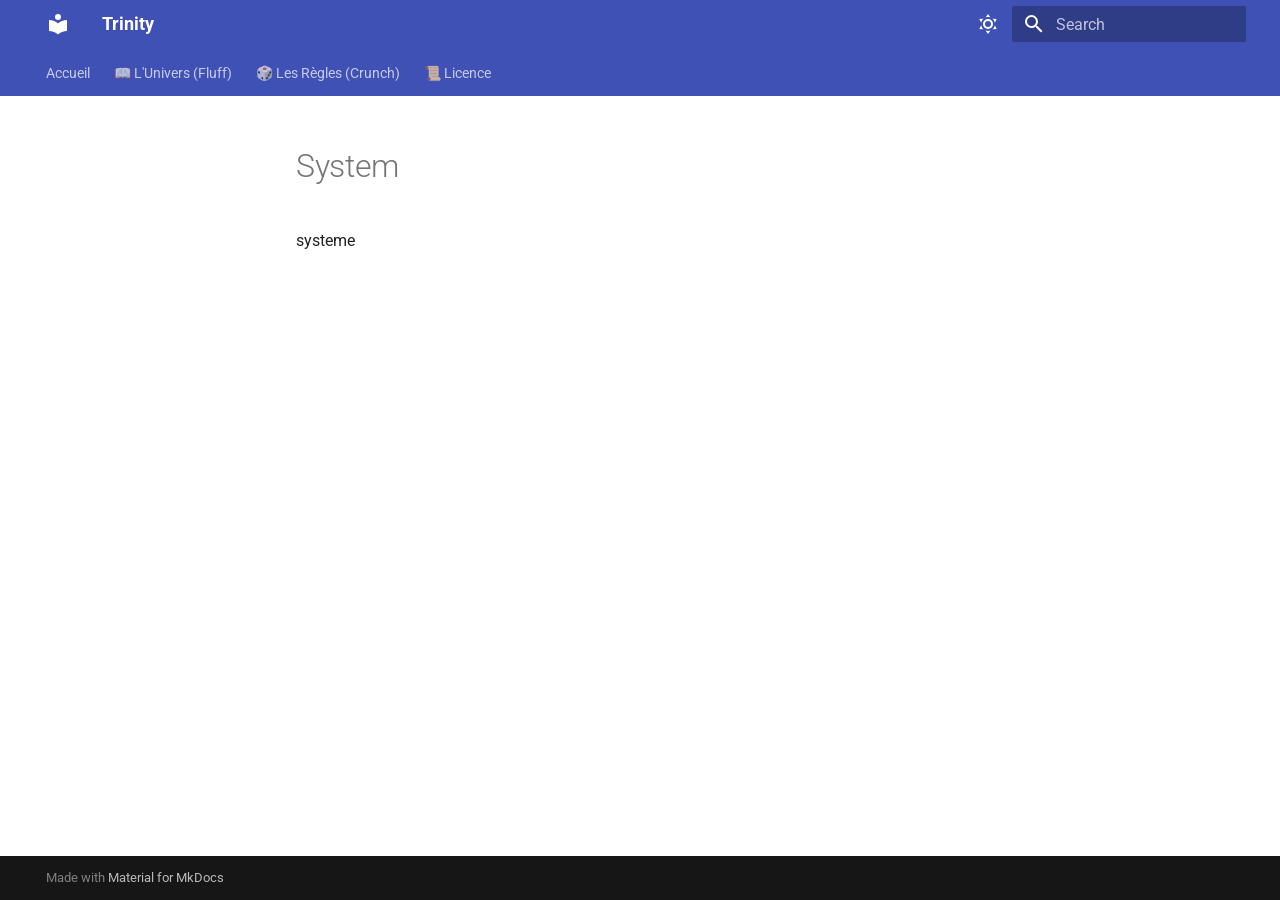
<file: crunch/system/index.html>
<!doctype html>
<html lang="en" class="no-js">
  <head>
    
      <meta charset="utf-8">
      <meta name="viewport" content="width=device-width,initial-scale=1">
      
        <meta name="description" content="Site officiel contenant le fluff et le crunch de mon JdR.">
      
      
        <meta name="author" content="MScam dambreville.vincent@gmail.com">
      
      
      
      
      
        
      
      
      <link rel="icon" href="../../assets/images/favicon.png">
      <meta name="generator" content="mkdocs-1.6.1, mkdocs-material-9.7.6">
    
    
      
        <title>System - Trinity</title>
      
    
    
      <link rel="stylesheet" href="../../assets/stylesheets/main.484c7ddc.min.css">
      
        
        <link rel="stylesheet" href="../../assets/stylesheets/palette.ab4e12ef.min.css">
      
      


    
    
      
    
    
      
        
        
        <link rel="preconnect" href="https://fonts.gstatic.com" crossorigin>
        <link rel="stylesheet" href="https://fonts.googleapis.com/css?family=Roboto:300,300i,400,400i,700,700i%7CRoboto+Mono:400,400i,700,700i&display=fallback">
        <style>:root{--md-text-font:"Roboto";--md-code-font:"Roboto Mono"}</style>
      
    
    
    <script>__md_scope=new URL("../..",location),__md_hash=e=>[...e].reduce(((e,_)=>(e<<5)-e+_.charCodeAt(0)),0),__md_get=(e,_=localStorage,t=__md_scope)=>JSON.parse(_.getItem(t.pathname+"."+e)),__md_set=(e,_,t=localStorage,a=__md_scope)=>{try{t.setItem(a.pathname+"."+e,JSON.stringify(_))}catch(e){}}</script>
    
      

    
    
  </head>
  
  
    
    
      
    
    
    
    
    <body dir="ltr" data-md-color-scheme="default" data-md-color-primary="indigo" data-md-color-accent="indigo">
  
    
    <input class="md-toggle" data-md-toggle="drawer" type="checkbox" id="__drawer" autocomplete="off">
    <input class="md-toggle" data-md-toggle="search" type="checkbox" id="__search" autocomplete="off">
    <label class="md-overlay" for="__drawer"></label>
    <div data-md-component="skip">
      
    </div>
    <div data-md-component="announce">
      
    </div>
    
    
      

<header class="md-header" data-md-component="header">
  <nav class="md-header__inner md-grid" aria-label="Header">
    <a href="../.." title="Trinity" class="md-header__button md-logo" aria-label="Trinity" data-md-component="logo">
      
  
  <svg xmlns="http://www.w3.org/2000/svg" viewBox="0 0 24 24"><path d="M12 8a3 3 0 0 0 3-3 3 3 0 0 0-3-3 3 3 0 0 0-3 3 3 3 0 0 0 3 3m0 3.54C9.64 9.35 6.5 8 3 8v11c3.5 0 6.64 1.35 9 3.54 2.36-2.19 5.5-3.54 9-3.54V8c-3.5 0-6.64 1.35-9 3.54"/></svg>

    </a>
    <label class="md-header__button md-icon" for="__drawer">
      
      <svg xmlns="http://www.w3.org/2000/svg" viewBox="0 0 24 24"><path d="M3 6h18v2H3zm0 5h18v2H3zm0 5h18v2H3z"/></svg>
    </label>
    <div class="md-header__title" data-md-component="header-title">
      <div class="md-header__ellipsis">
        <div class="md-header__topic">
          <span class="md-ellipsis">
            Trinity
          </span>
        </div>
        <div class="md-header__topic" data-md-component="header-topic">
          <span class="md-ellipsis">
            
              System
            
          </span>
        </div>
      </div>
    </div>
    
      
        <form class="md-header__option" data-md-component="palette">
  
    
    
    
    <input class="md-option" data-md-color-media="(prefers-color-scheme: light)" data-md-color-scheme="default" data-md-color-primary="indigo" data-md-color-accent="indigo"  aria-label="Passer au mode sombre"  type="radio" name="__palette" id="__palette_0">
    
      <label class="md-header__button md-icon" title="Passer au mode sombre" for="__palette_1" hidden>
        <svg xmlns="http://www.w3.org/2000/svg" viewBox="0 0 24 24"><path d="M12 7a5 5 0 0 1 5 5 5 5 0 0 1-5 5 5 5 0 0 1-5-5 5 5 0 0 1 5-5m0 2a3 3 0 0 0-3 3 3 3 0 0 0 3 3 3 3 0 0 0 3-3 3 3 0 0 0-3-3m0-7 2.39 3.42C13.65 5.15 12.84 5 12 5s-1.65.15-2.39.42zM3.34 7l4.16-.35A7.2 7.2 0 0 0 5.94 8.5c-.44.74-.69 1.5-.83 2.29zm.02 10 1.76-3.77a7.131 7.131 0 0 0 2.38 4.14zM20.65 7l-1.77 3.79a7.02 7.02 0 0 0-2.38-4.15zm-.01 10-4.14.36c.59-.51 1.12-1.14 1.54-1.86.42-.73.69-1.5.83-2.29zM12 22l-2.41-3.44c.74.27 1.55.44 2.41.44.82 0 1.63-.17 2.37-.44z"/></svg>
      </label>
    
  
    
    
    
    <input class="md-option" data-md-color-media="(prefers-color-scheme: dark)" data-md-color-scheme="slate" data-md-color-primary="indigo" data-md-color-accent="indigo"  aria-label="Passer au mode clair"  type="radio" name="__palette" id="__palette_1">
    
      <label class="md-header__button md-icon" title="Passer au mode clair" for="__palette_0" hidden>
        <svg xmlns="http://www.w3.org/2000/svg" viewBox="0 0 24 24"><path d="m17.75 4.09-2.53 1.94.91 3.06-2.63-1.81-2.63 1.81.91-3.06-2.53-1.94L12.44 4l1.06-3 1.06 3zm3.5 6.91-1.64 1.25.59 1.98-1.7-1.17-1.7 1.17.59-1.98L15.75 11l2.06-.05L18.5 9l.69 1.95zm-2.28 4.95c.83-.08 1.72 1.1 1.19 1.85-.32.45-.66.87-1.08 1.27C15.17 23 8.84 23 4.94 19.07c-3.91-3.9-3.91-10.24 0-14.14.4-.4.82-.76 1.27-1.08.75-.53 1.93.36 1.85 1.19-.27 2.86.69 5.83 2.89 8.02a9.96 9.96 0 0 0 8.02 2.89m-1.64 2.02a12.08 12.08 0 0 1-7.8-3.47c-2.17-2.19-3.33-5-3.49-7.82-2.81 3.14-2.7 7.96.31 10.98 3.02 3.01 7.84 3.12 10.98.31"/></svg>
      </label>
    
  
</form>
      
    
    
      <script>var palette=__md_get("__palette");if(palette&&palette.color){if("(prefers-color-scheme)"===palette.color.media){var media=matchMedia("(prefers-color-scheme: light)"),input=document.querySelector(media.matches?"[data-md-color-media='(prefers-color-scheme: light)']":"[data-md-color-media='(prefers-color-scheme: dark)']");palette.color.media=input.getAttribute("data-md-color-media"),palette.color.scheme=input.getAttribute("data-md-color-scheme"),palette.color.primary=input.getAttribute("data-md-color-primary"),palette.color.accent=input.getAttribute("data-md-color-accent")}for(var[key,value]of Object.entries(palette.color))document.body.setAttribute("data-md-color-"+key,value)}</script>
    
    
    
      
      
        <label class="md-header__button md-icon" for="__search">
          
          <svg xmlns="http://www.w3.org/2000/svg" viewBox="0 0 24 24"><path d="M9.5 3A6.5 6.5 0 0 1 16 9.5c0 1.61-.59 3.09-1.56 4.23l.27.27h.79l5 5-1.5 1.5-5-5v-.79l-.27-.27A6.52 6.52 0 0 1 9.5 16 6.5 6.5 0 0 1 3 9.5 6.5 6.5 0 0 1 9.5 3m0 2C7 5 5 7 5 9.5S7 14 9.5 14 14 12 14 9.5 12 5 9.5 5"/></svg>
        </label>
        <div class="md-search" data-md-component="search" role="dialog">
  <label class="md-search__overlay" for="__search"></label>
  <div class="md-search__inner" role="search">
    <form class="md-search__form" name="search">
      <input type="text" class="md-search__input" name="query" aria-label="Search" placeholder="Search" autocapitalize="off" autocorrect="off" autocomplete="off" spellcheck="false" data-md-component="search-query" required>
      <label class="md-search__icon md-icon" for="__search">
        
        <svg xmlns="http://www.w3.org/2000/svg" viewBox="0 0 24 24"><path d="M9.5 3A6.5 6.5 0 0 1 16 9.5c0 1.61-.59 3.09-1.56 4.23l.27.27h.79l5 5-1.5 1.5-5-5v-.79l-.27-.27A6.52 6.52 0 0 1 9.5 16 6.5 6.5 0 0 1 3 9.5 6.5 6.5 0 0 1 9.5 3m0 2C7 5 5 7 5 9.5S7 14 9.5 14 14 12 14 9.5 12 5 9.5 5"/></svg>
        
        <svg xmlns="http://www.w3.org/2000/svg" viewBox="0 0 24 24"><path d="M20 11v2H8l5.5 5.5-1.42 1.42L4.16 12l7.92-7.92L13.5 5.5 8 11z"/></svg>
      </label>
      <nav class="md-search__options" aria-label="Search">
        
        <button type="reset" class="md-search__icon md-icon" title="Clear" aria-label="Clear" tabindex="-1">
          
          <svg xmlns="http://www.w3.org/2000/svg" viewBox="0 0 24 24"><path d="M19 6.41 17.59 5 12 10.59 6.41 5 5 6.41 10.59 12 5 17.59 6.41 19 12 13.41 17.59 19 19 17.59 13.41 12z"/></svg>
        </button>
      </nav>
      
    </form>
    <div class="md-search__output">
      <div class="md-search__scrollwrap" tabindex="0" data-md-scrollfix>
        <div class="md-search-result" data-md-component="search-result">
          <div class="md-search-result__meta">
            Initializing search
          </div>
          <ol class="md-search-result__list" role="presentation"></ol>
        </div>
      </div>
    </div>
  </div>
</div>
      
    
    
  </nav>
  
</header>
    
    <div class="md-container" data-md-component="container">
      
      
        
          
            
<nav class="md-tabs" aria-label="Tabs" data-md-component="tabs">
  <div class="md-grid">
    <ul class="md-tabs__list">
      
        
  
  
  
  
    <li class="md-tabs__item">
      <a href="../.." class="md-tabs__link">
        
  
  
    
  
  Accueil

      </a>
    </li>
  

      
        
  
  
  
  
    
    
      <li class="md-tabs__item">
        <a href="../../fluff/monde/" class="md-tabs__link">
          
  
  
  📖 L'Univers (Fluff)

        </a>
      </li>
    
  

      
        
  
  
  
  
    
    
      <li class="md-tabs__item">
        <a href="../creation_perso/" class="md-tabs__link">
          
  
  
  🎲 Les Règles (Crunch)

        </a>
      </li>
    
  

      
        
  
  
  
  
    <li class="md-tabs__item">
      <a href="../../LICENSE.md" class="md-tabs__link">
        
  
  
    
  
  📜 Licence

      </a>
    </li>
  

      
    </ul>
  </div>
</nav>
          
        
      
      <main class="md-main" data-md-component="main">
        <div class="md-main__inner md-grid">
          
            
              
              <div class="md-sidebar md-sidebar--primary" data-md-component="sidebar" data-md-type="navigation" >
                <div class="md-sidebar__scrollwrap">
                  <div class="md-sidebar__inner">
                    


  


<nav class="md-nav md-nav--primary md-nav--lifted" aria-label="Navigation" data-md-level="0">
  <label class="md-nav__title" for="__drawer">
    <a href="../.." title="Trinity" class="md-nav__button md-logo" aria-label="Trinity" data-md-component="logo">
      
  
  <svg xmlns="http://www.w3.org/2000/svg" viewBox="0 0 24 24"><path d="M12 8a3 3 0 0 0 3-3 3 3 0 0 0-3-3 3 3 0 0 0-3 3 3 3 0 0 0 3 3m0 3.54C9.64 9.35 6.5 8 3 8v11c3.5 0 6.64 1.35 9 3.54 2.36-2.19 5.5-3.54 9-3.54V8c-3.5 0-6.64 1.35-9 3.54"/></svg>

    </a>
    Trinity
  </label>
  
  <ul class="md-nav__list" data-md-scrollfix>
    
      
      
  
  
  
  
    <li class="md-nav__item">
      <a href="../.." class="md-nav__link">
        
  
  
  <span class="md-ellipsis">
    
  
    Accueil
  

    
  </span>
  
  

      </a>
    </li>
  

    
      
      
  
  
  
  
    
    
    
    
      
      
        
      
    
    
    <li class="md-nav__item md-nav__item--nested">
      
        
        
        <input class="md-nav__toggle md-toggle " type="checkbox" id="__nav_2" >
        
          
          <label class="md-nav__link" for="__nav_2" id="__nav_2_label" tabindex="0">
            
  
  
  <span class="md-ellipsis">
    
  
    📖 L'Univers (Fluff)
  

    
  </span>
  
  

            <span class="md-nav__icon md-icon"></span>
          </label>
        
        <nav class="md-nav" data-md-level="1" aria-labelledby="__nav_2_label" aria-expanded="false">
          <label class="md-nav__title" for="__nav_2">
            <span class="md-nav__icon md-icon"></span>
            
  
    📖 L'Univers (Fluff)
  

          </label>
          <ul class="md-nav__list" data-md-scrollfix>
            
              
                
  
  
  
  
    <li class="md-nav__item">
      <a href="../../fluff/monde/" class="md-nav__link">
        
  
  
  <span class="md-ellipsis">
    
  
    Présentation du monde
  

    
  </span>
  
  

      </a>
    </li>
  

              
            
              
                
  
  
  
  
    <li class="md-nav__item">
      <a href="../../fluff/factions.md" class="md-nav__link">
        
  
  
  <span class="md-ellipsis">
    
  
    Les Factions
  

    
  </span>
  
  

      </a>
    </li>
  

              
            
          </ul>
        </nav>
      
    </li>
  

    
      
      
  
  
  
  
    
    
    
    
      
      
        
      
    
    
    <li class="md-nav__item md-nav__item--nested">
      
        
        
        <input class="md-nav__toggle md-toggle " type="checkbox" id="__nav_3" >
        
          
          <label class="md-nav__link" for="__nav_3" id="__nav_3_label" tabindex="0">
            
  
  
  <span class="md-ellipsis">
    
  
    🎲 Les Règles (Crunch)
  

    
  </span>
  
  

            <span class="md-nav__icon md-icon"></span>
          </label>
        
        <nav class="md-nav" data-md-level="1" aria-labelledby="__nav_3_label" aria-expanded="false">
          <label class="md-nav__title" for="__nav_3">
            <span class="md-nav__icon md-icon"></span>
            
  
    🎲 Les Règles (Crunch)
  

          </label>
          <ul class="md-nav__list" data-md-scrollfix>
            
              
                
  
  
  
  
    <li class="md-nav__item">
      <a href="../creation_perso/" class="md-nav__link">
        
  
  
  <span class="md-ellipsis">
    
  
    Création de personnage
  

    
  </span>
  
  

      </a>
    </li>
  

              
            
              
                
  
  
  
  
    <li class="md-nav__item">
      <a href="../systeme.md" class="md-nav__link">
        
  
  
  <span class="md-ellipsis">
    
  
    Système de jeu
  

    
  </span>
  
  

      </a>
    </li>
  

              
            
          </ul>
        </nav>
      
    </li>
  

    
      
      
  
  
  
  
    <li class="md-nav__item">
      <a href="../../LICENSE.md" class="md-nav__link">
        
  
  
  <span class="md-ellipsis">
    
  
    📜 Licence
  

    
  </span>
  
  

      </a>
    </li>
  

    
  </ul>
</nav>
                  </div>
                </div>
              </div>
            
            
              
              <div class="md-sidebar md-sidebar--secondary" data-md-component="sidebar" data-md-type="toc" >
                <div class="md-sidebar__scrollwrap">
                  <div class="md-sidebar__inner">
                    

<nav class="md-nav md-nav--secondary" aria-label="Table of contents">
  
  
  
  
</nav>
                  </div>
                </div>
              </div>
            
          
          
            <div class="md-content" data-md-component="content">
              
              <article class="md-content__inner md-typeset">
                
                  



  <h1>System</h1>

<p>systeme</p>












                
              </article>
            </div>
          
          
<script>var target=document.getElementById(location.hash.slice(1));target&&target.name&&(target.checked=target.name.startsWith("__tabbed_"))</script>
        </div>
        
      </main>
      
        <footer class="md-footer">
  
  <div class="md-footer-meta md-typeset">
    <div class="md-footer-meta__inner md-grid">
      <div class="md-copyright">
  
  
    Made with
    <a href="https://squidfunk.github.io/mkdocs-material/" target="_blank" rel="noopener">
      Material for MkDocs
    </a>
  
</div>
      
    </div>
  </div>
</footer>
      
    </div>
    <div class="md-dialog" data-md-component="dialog">
      <div class="md-dialog__inner md-typeset"></div>
    </div>
    
    
    
      
      
      <script id="__config" type="application/json">{"annotate": null, "base": "../..", "features": ["navigation.tabs", "navigation.sections"], "search": "../../assets/javascripts/workers/search.2c215733.min.js", "tags": null, "translations": {"clipboard.copied": "Copied to clipboard", "clipboard.copy": "Copy to clipboard", "search.result.more.one": "1 more on this page", "search.result.more.other": "# more on this page", "search.result.none": "No matching documents", "search.result.one": "1 matching document", "search.result.other": "# matching documents", "search.result.placeholder": "Type to start searching", "search.result.term.missing": "Missing", "select.version": "Select version"}, "version": null}</script>
    
    
      <script src="../../assets/javascripts/bundle.79ae519e.min.js"></script>
      
    
  </body>
</html>
</file>
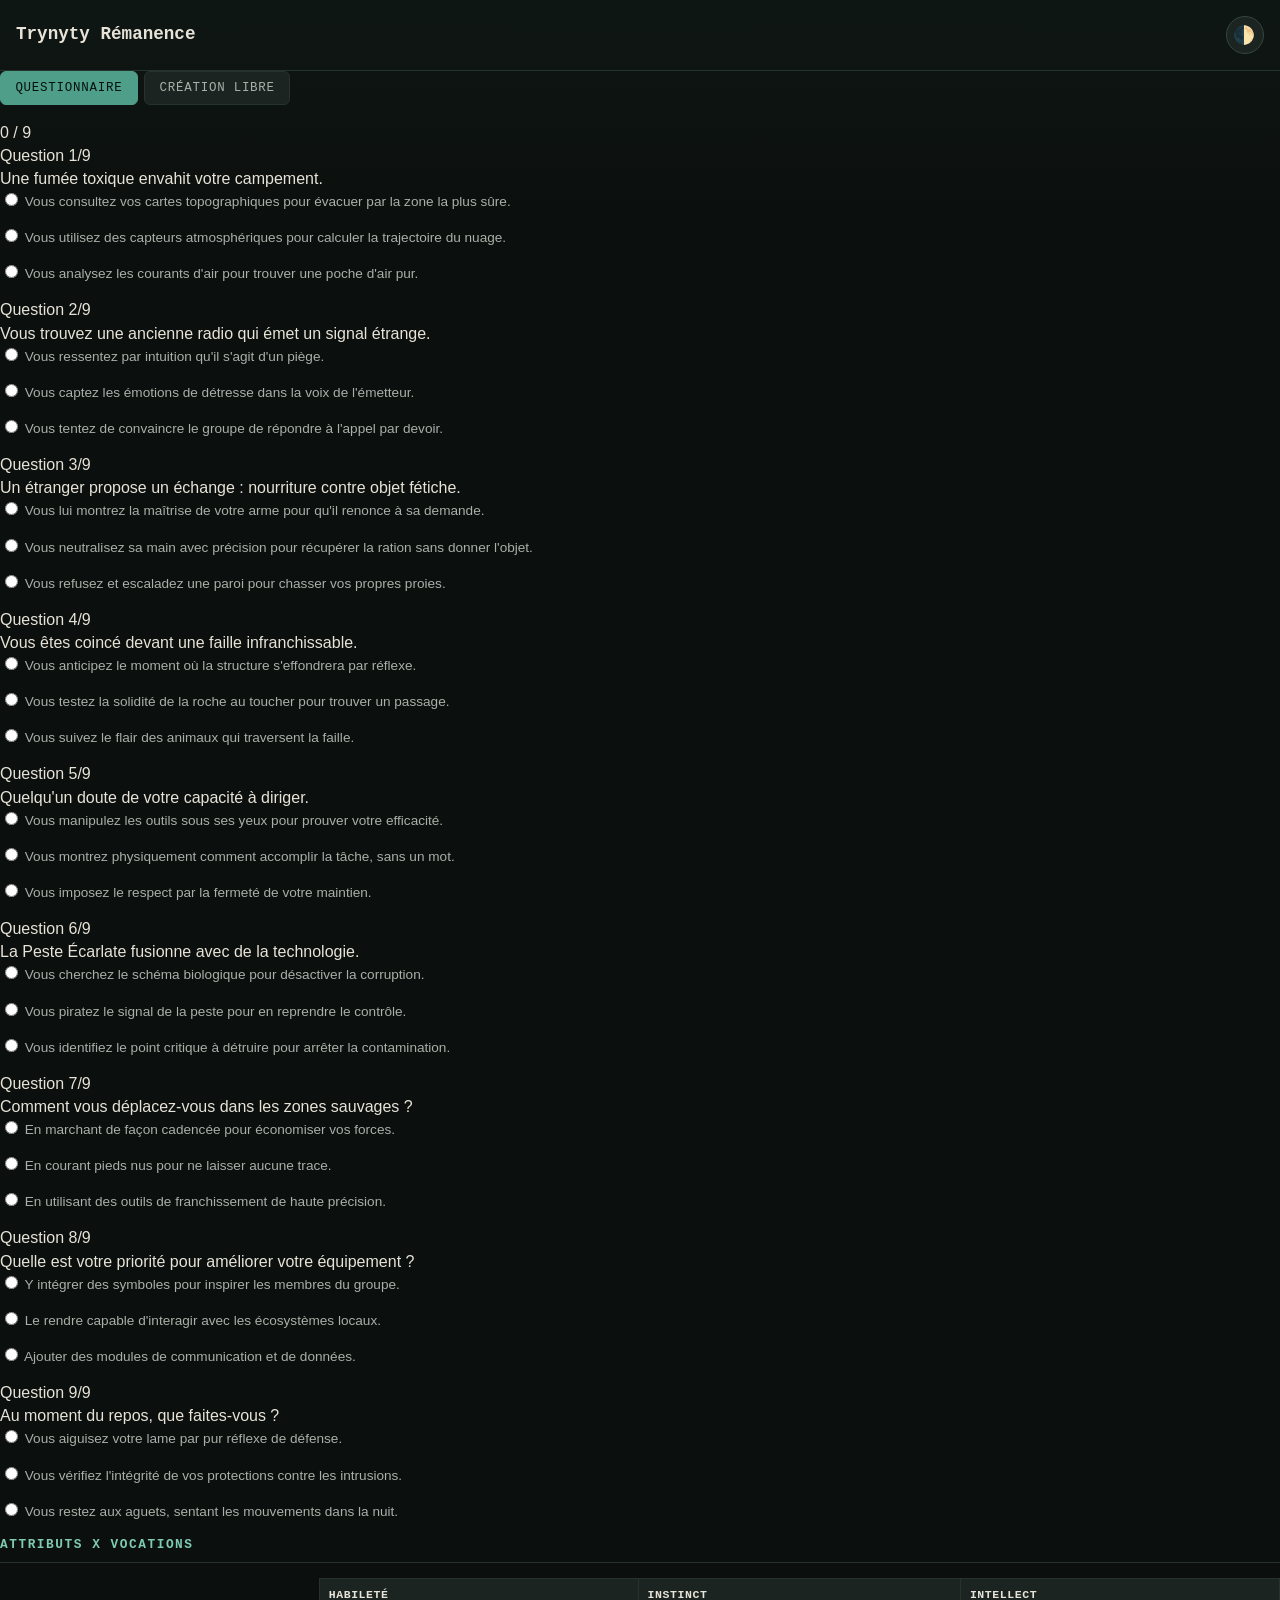
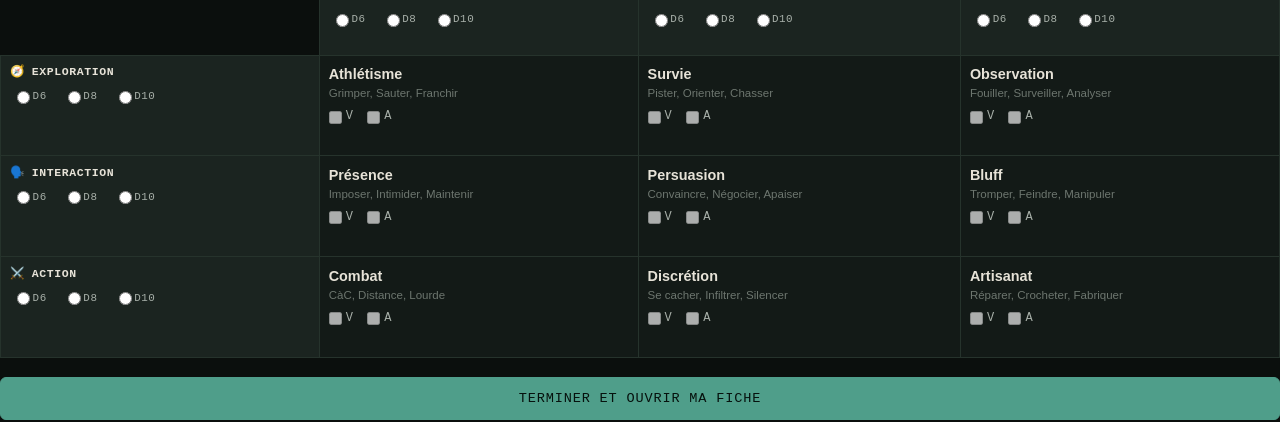
<file: docs/outils/index.html>
<!doctype html>
<html lang="fr">
<head>
    <meta charset="UTF-8">
    <meta name="viewport" content="width=device-width, initial-scale=1.0">
    <title>Trynyty — Création de personnage</title>
    <link rel="stylesheet" href="css/base.css">
</head>
<body>
    <header class="entete-simple">
        <h1>Trynyty <span class="sous-titre">Rémanence</span></h1>
        <button id="bouton-theme" class="bouton-icone" title="Thème clair / sombre">🌓</button>
    </header>

    <main>
        <section id="gestion-personnage" class="carte" hidden>
            <h2>Personnage en cours</h2>
            <p class="texte-info">Un personnage existe déjà dans ce navigateur. Modifie-le directement ci-dessous, ou choisis une action :</p>
            <div class="gestion-actions">
                <button id="bouton-ouvrir-fiche">👁️ Ouvrir la fiche</button>
                <button id="bouton-sauvegarder" title="Sauvegarde dans ce navigateur + télécharge un fichier JSON">💾 Sauvegarder (+ JSON)</button>
                <button id="bouton-charger">📂 Charger un JSON</button>
                <input type="file" id="fichier-charger" accept="application/json" hidden>
            </div>
            <div class="gestion-actions gestion-actions-danger">
                <button id="bouton-relancer-questionnaire">🔁 Relancer le questionnaire</button>
                <button id="bouton-relancer-libre">🔁 Relancer la création libre</button>
                <button id="bouton-reset-total">🗑️ Reset total</button>
            </div>
        </section>

        <nav id="onglets-methode" class="onglets">
            <button class="onglet actif" data-onglet="questionnaire">Questionnaire</button>
            <button class="onglet" data-onglet="creation-libre">Création libre</button>
        </nav>

        <div id="contenus-methode">
            <section class="onglet-contenu actif" id="onglet-questionnaire">
                <div class="entete-section">
                    <span id="questionnaire-progression">0 / 9</span>
                    <span id="questionnaire-resultat"></span>
                </div>
                <div id="questionnaire-conteneur"></div>
            </section>

            <section class="onglet-contenu" id="onglet-creation-libre">
                <h2>Affinité</h2>
                <div id="selecteur-affinite" class="affinite-groupe"></div>
            </section>
        </div>

        <section>
            <h2>Attributs x Vocations</h2>
            <div id="tableau-competences"></div>
        </section>

        <button id="bouton-terminer">Terminer et ouvrir ma fiche</button>
    </main>

    <script type="module" src="js/app.js"></script>
</body>
</html>
</file>
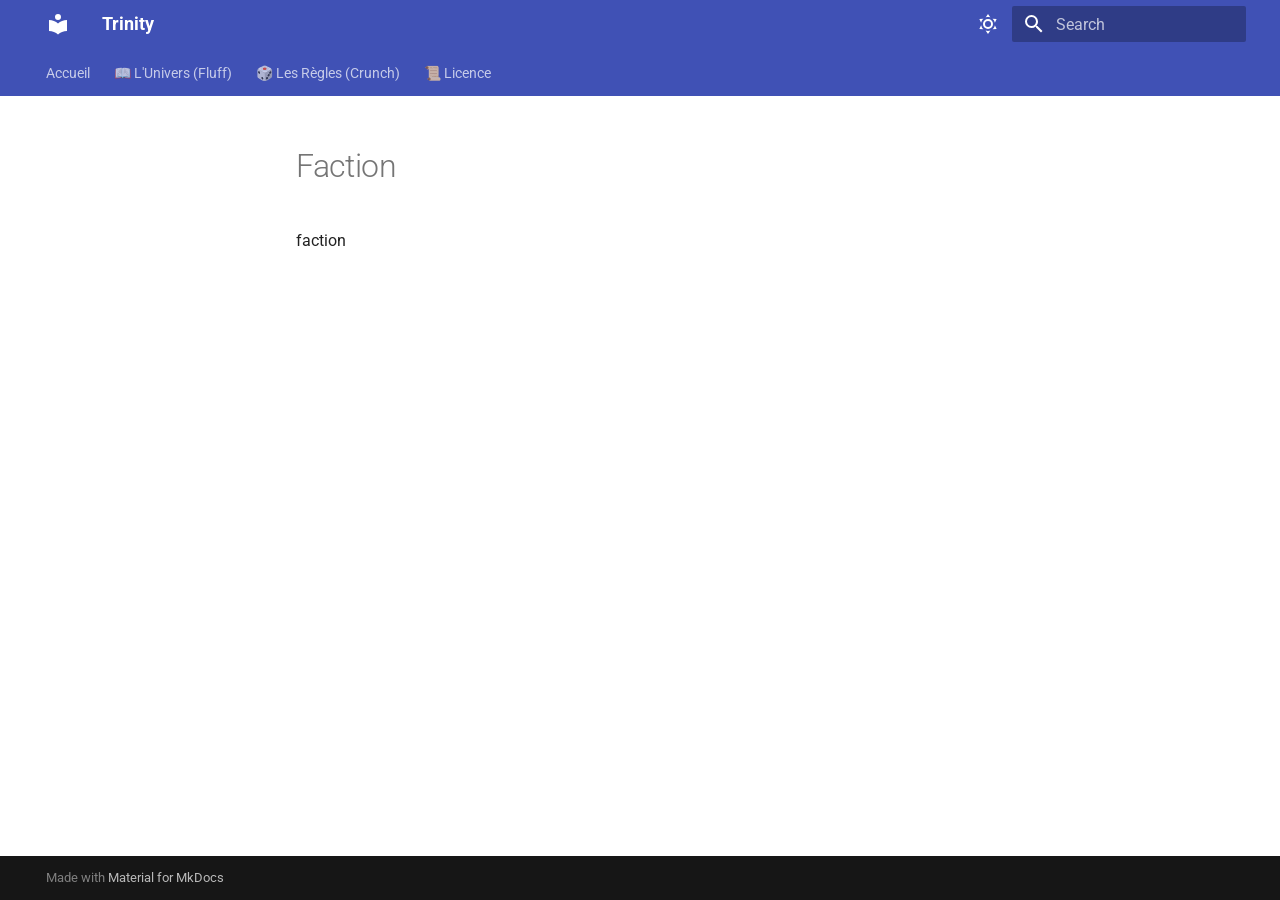
<file: fluff/faction/index.html>
<!doctype html>
<html lang="en" class="no-js">
  <head>
    
      <meta charset="utf-8">
      <meta name="viewport" content="width=device-width,initial-scale=1">
      
        <meta name="description" content="Site officiel contenant le fluff et le crunch de mon JdR.">
      
      
        <meta name="author" content="MScam dambreville.vincent@gmail.com">
      
      
      
      
      
        
      
      
      <link rel="icon" href="../../assets/images/favicon.png">
      <meta name="generator" content="mkdocs-1.6.1, mkdocs-material-9.7.6">
    
    
      
        <title>Faction - Trinity</title>
      
    
    
      <link rel="stylesheet" href="../../assets/stylesheets/main.484c7ddc.min.css">
      
        
        <link rel="stylesheet" href="../../assets/stylesheets/palette.ab4e12ef.min.css">
      
      


    
    
      
    
    
      
        
        
        <link rel="preconnect" href="https://fonts.gstatic.com" crossorigin>
        <link rel="stylesheet" href="https://fonts.googleapis.com/css?family=Roboto:300,300i,400,400i,700,700i%7CRoboto+Mono:400,400i,700,700i&display=fallback">
        <style>:root{--md-text-font:"Roboto";--md-code-font:"Roboto Mono"}</style>
      
    
    
    <script>__md_scope=new URL("../..",location),__md_hash=e=>[...e].reduce(((e,_)=>(e<<5)-e+_.charCodeAt(0)),0),__md_get=(e,_=localStorage,t=__md_scope)=>JSON.parse(_.getItem(t.pathname+"."+e)),__md_set=(e,_,t=localStorage,a=__md_scope)=>{try{t.setItem(a.pathname+"."+e,JSON.stringify(_))}catch(e){}}</script>
    
      

    
    
  </head>
  
  
    
    
      
    
    
    
    
    <body dir="ltr" data-md-color-scheme="default" data-md-color-primary="indigo" data-md-color-accent="indigo">
  
    
    <input class="md-toggle" data-md-toggle="drawer" type="checkbox" id="__drawer" autocomplete="off">
    <input class="md-toggle" data-md-toggle="search" type="checkbox" id="__search" autocomplete="off">
    <label class="md-overlay" for="__drawer"></label>
    <div data-md-component="skip">
      
    </div>
    <div data-md-component="announce">
      
    </div>
    
    
      

<header class="md-header" data-md-component="header">
  <nav class="md-header__inner md-grid" aria-label="Header">
    <a href="../.." title="Trinity" class="md-header__button md-logo" aria-label="Trinity" data-md-component="logo">
      
  
  <svg xmlns="http://www.w3.org/2000/svg" viewBox="0 0 24 24"><path d="M12 8a3 3 0 0 0 3-3 3 3 0 0 0-3-3 3 3 0 0 0-3 3 3 3 0 0 0 3 3m0 3.54C9.64 9.35 6.5 8 3 8v11c3.5 0 6.64 1.35 9 3.54 2.36-2.19 5.5-3.54 9-3.54V8c-3.5 0-6.64 1.35-9 3.54"/></svg>

    </a>
    <label class="md-header__button md-icon" for="__drawer">
      
      <svg xmlns="http://www.w3.org/2000/svg" viewBox="0 0 24 24"><path d="M3 6h18v2H3zm0 5h18v2H3zm0 5h18v2H3z"/></svg>
    </label>
    <div class="md-header__title" data-md-component="header-title">
      <div class="md-header__ellipsis">
        <div class="md-header__topic">
          <span class="md-ellipsis">
            Trinity
          </span>
        </div>
        <div class="md-header__topic" data-md-component="header-topic">
          <span class="md-ellipsis">
            
              Faction
            
          </span>
        </div>
      </div>
    </div>
    
      
        <form class="md-header__option" data-md-component="palette">
  
    
    
    
    <input class="md-option" data-md-color-media="(prefers-color-scheme: light)" data-md-color-scheme="default" data-md-color-primary="indigo" data-md-color-accent="indigo"  aria-label="Passer au mode sombre"  type="radio" name="__palette" id="__palette_0">
    
      <label class="md-header__button md-icon" title="Passer au mode sombre" for="__palette_1" hidden>
        <svg xmlns="http://www.w3.org/2000/svg" viewBox="0 0 24 24"><path d="M12 7a5 5 0 0 1 5 5 5 5 0 0 1-5 5 5 5 0 0 1-5-5 5 5 0 0 1 5-5m0 2a3 3 0 0 0-3 3 3 3 0 0 0 3 3 3 3 0 0 0 3-3 3 3 0 0 0-3-3m0-7 2.39 3.42C13.65 5.15 12.84 5 12 5s-1.65.15-2.39.42zM3.34 7l4.16-.35A7.2 7.2 0 0 0 5.94 8.5c-.44.74-.69 1.5-.83 2.29zm.02 10 1.76-3.77a7.131 7.131 0 0 0 2.38 4.14zM20.65 7l-1.77 3.79a7.02 7.02 0 0 0-2.38-4.15zm-.01 10-4.14.36c.59-.51 1.12-1.14 1.54-1.86.42-.73.69-1.5.83-2.29zM12 22l-2.41-3.44c.74.27 1.55.44 2.41.44.82 0 1.63-.17 2.37-.44z"/></svg>
      </label>
    
  
    
    
    
    <input class="md-option" data-md-color-media="(prefers-color-scheme: dark)" data-md-color-scheme="slate" data-md-color-primary="indigo" data-md-color-accent="indigo"  aria-label="Passer au mode clair"  type="radio" name="__palette" id="__palette_1">
    
      <label class="md-header__button md-icon" title="Passer au mode clair" for="__palette_0" hidden>
        <svg xmlns="http://www.w3.org/2000/svg" viewBox="0 0 24 24"><path d="m17.75 4.09-2.53 1.94.91 3.06-2.63-1.81-2.63 1.81.91-3.06-2.53-1.94L12.44 4l1.06-3 1.06 3zm3.5 6.91-1.64 1.25.59 1.98-1.7-1.17-1.7 1.17.59-1.98L15.75 11l2.06-.05L18.5 9l.69 1.95zm-2.28 4.95c.83-.08 1.72 1.1 1.19 1.85-.32.45-.66.87-1.08 1.27C15.17 23 8.84 23 4.94 19.07c-3.91-3.9-3.91-10.24 0-14.14.4-.4.82-.76 1.27-1.08.75-.53 1.93.36 1.85 1.19-.27 2.86.69 5.83 2.89 8.02a9.96 9.96 0 0 0 8.02 2.89m-1.64 2.02a12.08 12.08 0 0 1-7.8-3.47c-2.17-2.19-3.33-5-3.49-7.82-2.81 3.14-2.7 7.96.31 10.98 3.02 3.01 7.84 3.12 10.98.31"/></svg>
      </label>
    
  
</form>
      
    
    
      <script>var palette=__md_get("__palette");if(palette&&palette.color){if("(prefers-color-scheme)"===palette.color.media){var media=matchMedia("(prefers-color-scheme: light)"),input=document.querySelector(media.matches?"[data-md-color-media='(prefers-color-scheme: light)']":"[data-md-color-media='(prefers-color-scheme: dark)']");palette.color.media=input.getAttribute("data-md-color-media"),palette.color.scheme=input.getAttribute("data-md-color-scheme"),palette.color.primary=input.getAttribute("data-md-color-primary"),palette.color.accent=input.getAttribute("data-md-color-accent")}for(var[key,value]of Object.entries(palette.color))document.body.setAttribute("data-md-color-"+key,value)}</script>
    
    
    
      
      
        <label class="md-header__button md-icon" for="__search">
          
          <svg xmlns="http://www.w3.org/2000/svg" viewBox="0 0 24 24"><path d="M9.5 3A6.5 6.5 0 0 1 16 9.5c0 1.61-.59 3.09-1.56 4.23l.27.27h.79l5 5-1.5 1.5-5-5v-.79l-.27-.27A6.52 6.52 0 0 1 9.5 16 6.5 6.5 0 0 1 3 9.5 6.5 6.5 0 0 1 9.5 3m0 2C7 5 5 7 5 9.5S7 14 9.5 14 14 12 14 9.5 12 5 9.5 5"/></svg>
        </label>
        <div class="md-search" data-md-component="search" role="dialog">
  <label class="md-search__overlay" for="__search"></label>
  <div class="md-search__inner" role="search">
    <form class="md-search__form" name="search">
      <input type="text" class="md-search__input" name="query" aria-label="Search" placeholder="Search" autocapitalize="off" autocorrect="off" autocomplete="off" spellcheck="false" data-md-component="search-query" required>
      <label class="md-search__icon md-icon" for="__search">
        
        <svg xmlns="http://www.w3.org/2000/svg" viewBox="0 0 24 24"><path d="M9.5 3A6.5 6.5 0 0 1 16 9.5c0 1.61-.59 3.09-1.56 4.23l.27.27h.79l5 5-1.5 1.5-5-5v-.79l-.27-.27A6.52 6.52 0 0 1 9.5 16 6.5 6.5 0 0 1 3 9.5 6.5 6.5 0 0 1 9.5 3m0 2C7 5 5 7 5 9.5S7 14 9.5 14 14 12 14 9.5 12 5 9.5 5"/></svg>
        
        <svg xmlns="http://www.w3.org/2000/svg" viewBox="0 0 24 24"><path d="M20 11v2H8l5.5 5.5-1.42 1.42L4.16 12l7.92-7.92L13.5 5.5 8 11z"/></svg>
      </label>
      <nav class="md-search__options" aria-label="Search">
        
        <button type="reset" class="md-search__icon md-icon" title="Clear" aria-label="Clear" tabindex="-1">
          
          <svg xmlns="http://www.w3.org/2000/svg" viewBox="0 0 24 24"><path d="M19 6.41 17.59 5 12 10.59 6.41 5 5 6.41 10.59 12 5 17.59 6.41 19 12 13.41 17.59 19 19 17.59 13.41 12z"/></svg>
        </button>
      </nav>
      
    </form>
    <div class="md-search__output">
      <div class="md-search__scrollwrap" tabindex="0" data-md-scrollfix>
        <div class="md-search-result" data-md-component="search-result">
          <div class="md-search-result__meta">
            Initializing search
          </div>
          <ol class="md-search-result__list" role="presentation"></ol>
        </div>
      </div>
    </div>
  </div>
</div>
      
    
    
  </nav>
  
</header>
    
    <div class="md-container" data-md-component="container">
      
      
        
          
            
<nav class="md-tabs" aria-label="Tabs" data-md-component="tabs">
  <div class="md-grid">
    <ul class="md-tabs__list">
      
        
  
  
  
  
    <li class="md-tabs__item">
      <a href="../.." class="md-tabs__link">
        
  
  
    
  
  Accueil

      </a>
    </li>
  

      
        
  
  
  
  
    
    
      <li class="md-tabs__item">
        <a href="../monde/" class="md-tabs__link">
          
  
  
  📖 L'Univers (Fluff)

        </a>
      </li>
    
  

      
        
  
  
  
  
    
    
      <li class="md-tabs__item">
        <a href="../../crunch/creation_perso/" class="md-tabs__link">
          
  
  
  🎲 Les Règles (Crunch)

        </a>
      </li>
    
  

      
        
  
  
  
  
    <li class="md-tabs__item">
      <a href="../../LICENSE.md" class="md-tabs__link">
        
  
  
    
  
  📜 Licence

      </a>
    </li>
  

      
    </ul>
  </div>
</nav>
          
        
      
      <main class="md-main" data-md-component="main">
        <div class="md-main__inner md-grid">
          
            
              
              <div class="md-sidebar md-sidebar--primary" data-md-component="sidebar" data-md-type="navigation" >
                <div class="md-sidebar__scrollwrap">
                  <div class="md-sidebar__inner">
                    


  


<nav class="md-nav md-nav--primary md-nav--lifted" aria-label="Navigation" data-md-level="0">
  <label class="md-nav__title" for="__drawer">
    <a href="../.." title="Trinity" class="md-nav__button md-logo" aria-label="Trinity" data-md-component="logo">
      
  
  <svg xmlns="http://www.w3.org/2000/svg" viewBox="0 0 24 24"><path d="M12 8a3 3 0 0 0 3-3 3 3 0 0 0-3-3 3 3 0 0 0-3 3 3 3 0 0 0 3 3m0 3.54C9.64 9.35 6.5 8 3 8v11c3.5 0 6.64 1.35 9 3.54 2.36-2.19 5.5-3.54 9-3.54V8c-3.5 0-6.64 1.35-9 3.54"/></svg>

    </a>
    Trinity
  </label>
  
  <ul class="md-nav__list" data-md-scrollfix>
    
      
      
  
  
  
  
    <li class="md-nav__item">
      <a href="../.." class="md-nav__link">
        
  
  
  <span class="md-ellipsis">
    
  
    Accueil
  

    
  </span>
  
  

      </a>
    </li>
  

    
      
      
  
  
  
  
    
    
    
    
      
      
        
      
    
    
    <li class="md-nav__item md-nav__item--nested">
      
        
        
        <input class="md-nav__toggle md-toggle " type="checkbox" id="__nav_2" >
        
          
          <label class="md-nav__link" for="__nav_2" id="__nav_2_label" tabindex="0">
            
  
  
  <span class="md-ellipsis">
    
  
    📖 L'Univers (Fluff)
  

    
  </span>
  
  

            <span class="md-nav__icon md-icon"></span>
          </label>
        
        <nav class="md-nav" data-md-level="1" aria-labelledby="__nav_2_label" aria-expanded="false">
          <label class="md-nav__title" for="__nav_2">
            <span class="md-nav__icon md-icon"></span>
            
  
    📖 L'Univers (Fluff)
  

          </label>
          <ul class="md-nav__list" data-md-scrollfix>
            
              
                
  
  
  
  
    <li class="md-nav__item">
      <a href="../monde/" class="md-nav__link">
        
  
  
  <span class="md-ellipsis">
    
  
    Présentation du monde
  

    
  </span>
  
  

      </a>
    </li>
  

              
            
              
                
  
  
  
  
    <li class="md-nav__item">
      <a href="../factions.md" class="md-nav__link">
        
  
  
  <span class="md-ellipsis">
    
  
    Les Factions
  

    
  </span>
  
  

      </a>
    </li>
  

              
            
          </ul>
        </nav>
      
    </li>
  

    
      
      
  
  
  
  
    
    
    
    
      
      
        
      
    
    
    <li class="md-nav__item md-nav__item--nested">
      
        
        
        <input class="md-nav__toggle md-toggle " type="checkbox" id="__nav_3" >
        
          
          <label class="md-nav__link" for="__nav_3" id="__nav_3_label" tabindex="0">
            
  
  
  <span class="md-ellipsis">
    
  
    🎲 Les Règles (Crunch)
  

    
  </span>
  
  

            <span class="md-nav__icon md-icon"></span>
          </label>
        
        <nav class="md-nav" data-md-level="1" aria-labelledby="__nav_3_label" aria-expanded="false">
          <label class="md-nav__title" for="__nav_3">
            <span class="md-nav__icon md-icon"></span>
            
  
    🎲 Les Règles (Crunch)
  

          </label>
          <ul class="md-nav__list" data-md-scrollfix>
            
              
                
  
  
  
  
    <li class="md-nav__item">
      <a href="../../crunch/creation_perso/" class="md-nav__link">
        
  
  
  <span class="md-ellipsis">
    
  
    Création de personnage
  

    
  </span>
  
  

      </a>
    </li>
  

              
            
              
                
  
  
  
  
    <li class="md-nav__item">
      <a href="../../crunch/systeme.md" class="md-nav__link">
        
  
  
  <span class="md-ellipsis">
    
  
    Système de jeu
  

    
  </span>
  
  

      </a>
    </li>
  

              
            
          </ul>
        </nav>
      
    </li>
  

    
      
      
  
  
  
  
    <li class="md-nav__item">
      <a href="../../LICENSE.md" class="md-nav__link">
        
  
  
  <span class="md-ellipsis">
    
  
    📜 Licence
  

    
  </span>
  
  

      </a>
    </li>
  

    
  </ul>
</nav>
                  </div>
                </div>
              </div>
            
            
              
              <div class="md-sidebar md-sidebar--secondary" data-md-component="sidebar" data-md-type="toc" >
                <div class="md-sidebar__scrollwrap">
                  <div class="md-sidebar__inner">
                    

<nav class="md-nav md-nav--secondary" aria-label="Table of contents">
  
  
  
  
</nav>
                  </div>
                </div>
              </div>
            
          
          
            <div class="md-content" data-md-component="content">
              
              <article class="md-content__inner md-typeset">
                
                  



  <h1>Faction</h1>

<p>faction</p>












                
              </article>
            </div>
          
          
<script>var target=document.getElementById(location.hash.slice(1));target&&target.name&&(target.checked=target.name.startsWith("__tabbed_"))</script>
        </div>
        
      </main>
      
        <footer class="md-footer">
  
  <div class="md-footer-meta md-typeset">
    <div class="md-footer-meta__inner md-grid">
      <div class="md-copyright">
  
  
    Made with
    <a href="https://squidfunk.github.io/mkdocs-material/" target="_blank" rel="noopener">
      Material for MkDocs
    </a>
  
</div>
      
    </div>
  </div>
</footer>
      
    </div>
    <div class="md-dialog" data-md-component="dialog">
      <div class="md-dialog__inner md-typeset"></div>
    </div>
    
    
    
      
      
      <script id="__config" type="application/json">{"annotate": null, "base": "../..", "features": ["navigation.tabs", "navigation.sections"], "search": "../../assets/javascripts/workers/search.2c215733.min.js", "tags": null, "translations": {"clipboard.copied": "Copied to clipboard", "clipboard.copy": "Copy to clipboard", "search.result.more.one": "1 more on this page", "search.result.more.other": "# more on this page", "search.result.none": "No matching documents", "search.result.one": "1 matching document", "search.result.other": "# matching documents", "search.result.placeholder": "Type to start searching", "search.result.term.missing": "Missing", "select.version": "Select version"}, "version": null}</script>
    
    
      <script src="../../assets/javascripts/bundle.79ae519e.min.js"></script>
      
    
  </body>
</html>
</file>
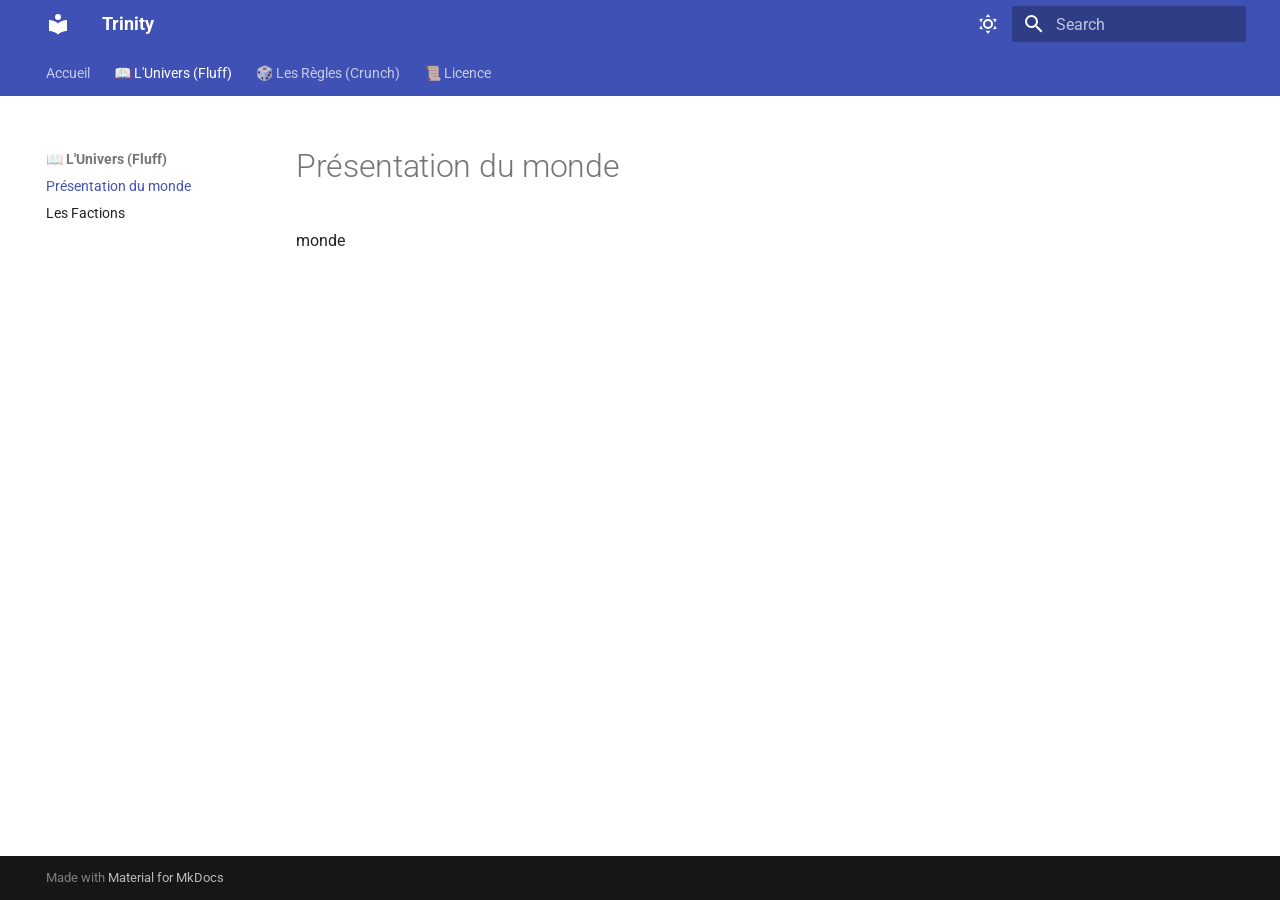
<file: fluff/monde/index.html>
<!doctype html>
<html lang="en" class="no-js">
  <head>
    
      <meta charset="utf-8">
      <meta name="viewport" content="width=device-width,initial-scale=1">
      
        <meta name="description" content="Site officiel contenant le fluff et le crunch de mon JdR.">
      
      
        <meta name="author" content="MScam dambreville.vincent@gmail.com">
      
      
      
        <link rel="prev" href="../..">
      
      
        <link rel="next" href="../../crunch/creation_perso/">
      
      
        
      
      
      <link rel="icon" href="../../assets/images/favicon.png">
      <meta name="generator" content="mkdocs-1.6.1, mkdocs-material-9.7.6">
    
    
      
        <title>Présentation du monde - Trinity</title>
      
    
    
      <link rel="stylesheet" href="../../assets/stylesheets/main.484c7ddc.min.css">
      
        
        <link rel="stylesheet" href="../../assets/stylesheets/palette.ab4e12ef.min.css">
      
      


    
    
      
    
    
      
        
        
        <link rel="preconnect" href="https://fonts.gstatic.com" crossorigin>
        <link rel="stylesheet" href="https://fonts.googleapis.com/css?family=Roboto:300,300i,400,400i,700,700i%7CRoboto+Mono:400,400i,700,700i&display=fallback">
        <style>:root{--md-text-font:"Roboto";--md-code-font:"Roboto Mono"}</style>
      
    
    
    <script>__md_scope=new URL("../..",location),__md_hash=e=>[...e].reduce(((e,_)=>(e<<5)-e+_.charCodeAt(0)),0),__md_get=(e,_=localStorage,t=__md_scope)=>JSON.parse(_.getItem(t.pathname+"."+e)),__md_set=(e,_,t=localStorage,a=__md_scope)=>{try{t.setItem(a.pathname+"."+e,JSON.stringify(_))}catch(e){}}</script>
    
      

    
    
  </head>
  
  
    
    
      
    
    
    
    
    <body dir="ltr" data-md-color-scheme="default" data-md-color-primary="indigo" data-md-color-accent="indigo">
  
    
    <input class="md-toggle" data-md-toggle="drawer" type="checkbox" id="__drawer" autocomplete="off">
    <input class="md-toggle" data-md-toggle="search" type="checkbox" id="__search" autocomplete="off">
    <label class="md-overlay" for="__drawer"></label>
    <div data-md-component="skip">
      
    </div>
    <div data-md-component="announce">
      
    </div>
    
    
      

<header class="md-header" data-md-component="header">
  <nav class="md-header__inner md-grid" aria-label="Header">
    <a href="../.." title="Trinity" class="md-header__button md-logo" aria-label="Trinity" data-md-component="logo">
      
  
  <svg xmlns="http://www.w3.org/2000/svg" viewBox="0 0 24 24"><path d="M12 8a3 3 0 0 0 3-3 3 3 0 0 0-3-3 3 3 0 0 0-3 3 3 3 0 0 0 3 3m0 3.54C9.64 9.35 6.5 8 3 8v11c3.5 0 6.64 1.35 9 3.54 2.36-2.19 5.5-3.54 9-3.54V8c-3.5 0-6.64 1.35-9 3.54"/></svg>

    </a>
    <label class="md-header__button md-icon" for="__drawer">
      
      <svg xmlns="http://www.w3.org/2000/svg" viewBox="0 0 24 24"><path d="M3 6h18v2H3zm0 5h18v2H3zm0 5h18v2H3z"/></svg>
    </label>
    <div class="md-header__title" data-md-component="header-title">
      <div class="md-header__ellipsis">
        <div class="md-header__topic">
          <span class="md-ellipsis">
            Trinity
          </span>
        </div>
        <div class="md-header__topic" data-md-component="header-topic">
          <span class="md-ellipsis">
            
              Présentation du monde
            
          </span>
        </div>
      </div>
    </div>
    
      
        <form class="md-header__option" data-md-component="palette">
  
    
    
    
    <input class="md-option" data-md-color-media="(prefers-color-scheme: light)" data-md-color-scheme="default" data-md-color-primary="indigo" data-md-color-accent="indigo"  aria-label="Passer au mode sombre"  type="radio" name="__palette" id="__palette_0">
    
      <label class="md-header__button md-icon" title="Passer au mode sombre" for="__palette_1" hidden>
        <svg xmlns="http://www.w3.org/2000/svg" viewBox="0 0 24 24"><path d="M12 7a5 5 0 0 1 5 5 5 5 0 0 1-5 5 5 5 0 0 1-5-5 5 5 0 0 1 5-5m0 2a3 3 0 0 0-3 3 3 3 0 0 0 3 3 3 3 0 0 0 3-3 3 3 0 0 0-3-3m0-7 2.39 3.42C13.65 5.15 12.84 5 12 5s-1.65.15-2.39.42zM3.34 7l4.16-.35A7.2 7.2 0 0 0 5.94 8.5c-.44.74-.69 1.5-.83 2.29zm.02 10 1.76-3.77a7.131 7.131 0 0 0 2.38 4.14zM20.65 7l-1.77 3.79a7.02 7.02 0 0 0-2.38-4.15zm-.01 10-4.14.36c.59-.51 1.12-1.14 1.54-1.86.42-.73.69-1.5.83-2.29zM12 22l-2.41-3.44c.74.27 1.55.44 2.41.44.82 0 1.63-.17 2.37-.44z"/></svg>
      </label>
    
  
    
    
    
    <input class="md-option" data-md-color-media="(prefers-color-scheme: dark)" data-md-color-scheme="slate" data-md-color-primary="indigo" data-md-color-accent="indigo"  aria-label="Passer au mode clair"  type="radio" name="__palette" id="__palette_1">
    
      <label class="md-header__button md-icon" title="Passer au mode clair" for="__palette_0" hidden>
        <svg xmlns="http://www.w3.org/2000/svg" viewBox="0 0 24 24"><path d="m17.75 4.09-2.53 1.94.91 3.06-2.63-1.81-2.63 1.81.91-3.06-2.53-1.94L12.44 4l1.06-3 1.06 3zm3.5 6.91-1.64 1.25.59 1.98-1.7-1.17-1.7 1.17.59-1.98L15.75 11l2.06-.05L18.5 9l.69 1.95zm-2.28 4.95c.83-.08 1.72 1.1 1.19 1.85-.32.45-.66.87-1.08 1.27C15.17 23 8.84 23 4.94 19.07c-3.91-3.9-3.91-10.24 0-14.14.4-.4.82-.76 1.27-1.08.75-.53 1.93.36 1.85 1.19-.27 2.86.69 5.83 2.89 8.02a9.96 9.96 0 0 0 8.02 2.89m-1.64 2.02a12.08 12.08 0 0 1-7.8-3.47c-2.17-2.19-3.33-5-3.49-7.82-2.81 3.14-2.7 7.96.31 10.98 3.02 3.01 7.84 3.12 10.98.31"/></svg>
      </label>
    
  
</form>
      
    
    
      <script>var palette=__md_get("__palette");if(palette&&palette.color){if("(prefers-color-scheme)"===palette.color.media){var media=matchMedia("(prefers-color-scheme: light)"),input=document.querySelector(media.matches?"[data-md-color-media='(prefers-color-scheme: light)']":"[data-md-color-media='(prefers-color-scheme: dark)']");palette.color.media=input.getAttribute("data-md-color-media"),palette.color.scheme=input.getAttribute("data-md-color-scheme"),palette.color.primary=input.getAttribute("data-md-color-primary"),palette.color.accent=input.getAttribute("data-md-color-accent")}for(var[key,value]of Object.entries(palette.color))document.body.setAttribute("data-md-color-"+key,value)}</script>
    
    
    
      
      
        <label class="md-header__button md-icon" for="__search">
          
          <svg xmlns="http://www.w3.org/2000/svg" viewBox="0 0 24 24"><path d="M9.5 3A6.5 6.5 0 0 1 16 9.5c0 1.61-.59 3.09-1.56 4.23l.27.27h.79l5 5-1.5 1.5-5-5v-.79l-.27-.27A6.52 6.52 0 0 1 9.5 16 6.5 6.5 0 0 1 3 9.5 6.5 6.5 0 0 1 9.5 3m0 2C7 5 5 7 5 9.5S7 14 9.5 14 14 12 14 9.5 12 5 9.5 5"/></svg>
        </label>
        <div class="md-search" data-md-component="search" role="dialog">
  <label class="md-search__overlay" for="__search"></label>
  <div class="md-search__inner" role="search">
    <form class="md-search__form" name="search">
      <input type="text" class="md-search__input" name="query" aria-label="Search" placeholder="Search" autocapitalize="off" autocorrect="off" autocomplete="off" spellcheck="false" data-md-component="search-query" required>
      <label class="md-search__icon md-icon" for="__search">
        
        <svg xmlns="http://www.w3.org/2000/svg" viewBox="0 0 24 24"><path d="M9.5 3A6.5 6.5 0 0 1 16 9.5c0 1.61-.59 3.09-1.56 4.23l.27.27h.79l5 5-1.5 1.5-5-5v-.79l-.27-.27A6.52 6.52 0 0 1 9.5 16 6.5 6.5 0 0 1 3 9.5 6.5 6.5 0 0 1 9.5 3m0 2C7 5 5 7 5 9.5S7 14 9.5 14 14 12 14 9.5 12 5 9.5 5"/></svg>
        
        <svg xmlns="http://www.w3.org/2000/svg" viewBox="0 0 24 24"><path d="M20 11v2H8l5.5 5.5-1.42 1.42L4.16 12l7.92-7.92L13.5 5.5 8 11z"/></svg>
      </label>
      <nav class="md-search__options" aria-label="Search">
        
        <button type="reset" class="md-search__icon md-icon" title="Clear" aria-label="Clear" tabindex="-1">
          
          <svg xmlns="http://www.w3.org/2000/svg" viewBox="0 0 24 24"><path d="M19 6.41 17.59 5 12 10.59 6.41 5 5 6.41 10.59 12 5 17.59 6.41 19 12 13.41 17.59 19 19 17.59 13.41 12z"/></svg>
        </button>
      </nav>
      
    </form>
    <div class="md-search__output">
      <div class="md-search__scrollwrap" tabindex="0" data-md-scrollfix>
        <div class="md-search-result" data-md-component="search-result">
          <div class="md-search-result__meta">
            Initializing search
          </div>
          <ol class="md-search-result__list" role="presentation"></ol>
        </div>
      </div>
    </div>
  </div>
</div>
      
    
    
  </nav>
  
</header>
    
    <div class="md-container" data-md-component="container">
      
      
        
          
            
<nav class="md-tabs" aria-label="Tabs" data-md-component="tabs">
  <div class="md-grid">
    <ul class="md-tabs__list">
      
        
  
  
  
  
    <li class="md-tabs__item">
      <a href="../.." class="md-tabs__link">
        
  
  
    
  
  Accueil

      </a>
    </li>
  

      
        
  
  
  
    
  
  
    
    
      <li class="md-tabs__item md-tabs__item--active">
        <a href="./" class="md-tabs__link">
          
  
  
  📖 L'Univers (Fluff)

        </a>
      </li>
    
  

      
        
  
  
  
  
    
    
      <li class="md-tabs__item">
        <a href="../../crunch/creation_perso/" class="md-tabs__link">
          
  
  
  🎲 Les Règles (Crunch)

        </a>
      </li>
    
  

      
        
  
  
  
  
    <li class="md-tabs__item">
      <a href="../../LICENSE.md" class="md-tabs__link">
        
  
  
    
  
  📜 Licence

      </a>
    </li>
  

      
    </ul>
  </div>
</nav>
          
        
      
      <main class="md-main" data-md-component="main">
        <div class="md-main__inner md-grid">
          
            
              
              <div class="md-sidebar md-sidebar--primary" data-md-component="sidebar" data-md-type="navigation" >
                <div class="md-sidebar__scrollwrap">
                  <div class="md-sidebar__inner">
                    


  


<nav class="md-nav md-nav--primary md-nav--lifted" aria-label="Navigation" data-md-level="0">
  <label class="md-nav__title" for="__drawer">
    <a href="../.." title="Trinity" class="md-nav__button md-logo" aria-label="Trinity" data-md-component="logo">
      
  
  <svg xmlns="http://www.w3.org/2000/svg" viewBox="0 0 24 24"><path d="M12 8a3 3 0 0 0 3-3 3 3 0 0 0-3-3 3 3 0 0 0-3 3 3 3 0 0 0 3 3m0 3.54C9.64 9.35 6.5 8 3 8v11c3.5 0 6.64 1.35 9 3.54 2.36-2.19 5.5-3.54 9-3.54V8c-3.5 0-6.64 1.35-9 3.54"/></svg>

    </a>
    Trinity
  </label>
  
  <ul class="md-nav__list" data-md-scrollfix>
    
      
      
  
  
  
  
    <li class="md-nav__item">
      <a href="../.." class="md-nav__link">
        
  
  
  <span class="md-ellipsis">
    
  
    Accueil
  

    
  </span>
  
  

      </a>
    </li>
  

    
      
      
  
  
    
  
  
  
    
    
    
    
      
        
        
      
      
        
      
    
    
    <li class="md-nav__item md-nav__item--active md-nav__item--section md-nav__item--nested">
      
        
        
        <input class="md-nav__toggle md-toggle " type="checkbox" id="__nav_2" checked>
        
          
          <label class="md-nav__link" for="__nav_2" id="__nav_2_label" tabindex="">
            
  
  
  <span class="md-ellipsis">
    
  
    📖 L'Univers (Fluff)
  

    
  </span>
  
  

            <span class="md-nav__icon md-icon"></span>
          </label>
        
        <nav class="md-nav" data-md-level="1" aria-labelledby="__nav_2_label" aria-expanded="true">
          <label class="md-nav__title" for="__nav_2">
            <span class="md-nav__icon md-icon"></span>
            
  
    📖 L'Univers (Fluff)
  

          </label>
          <ul class="md-nav__list" data-md-scrollfix>
            
              
                
  
  
    
  
  
  
    <li class="md-nav__item md-nav__item--active">
      
      <input class="md-nav__toggle md-toggle" type="checkbox" id="__toc">
      
      
      
      <a href="./" class="md-nav__link md-nav__link--active">
        
  
  
  <span class="md-ellipsis">
    
  
    Présentation du monde
  

    
  </span>
  
  

      </a>
      
    </li>
  

              
            
              
                
  
  
  
  
    <li class="md-nav__item">
      <a href="../factions.md" class="md-nav__link">
        
  
  
  <span class="md-ellipsis">
    
  
    Les Factions
  

    
  </span>
  
  

      </a>
    </li>
  

              
            
          </ul>
        </nav>
      
    </li>
  

    
      
      
  
  
  
  
    
    
    
    
      
      
        
      
    
    
    <li class="md-nav__item md-nav__item--nested">
      
        
        
        <input class="md-nav__toggle md-toggle " type="checkbox" id="__nav_3" >
        
          
          <label class="md-nav__link" for="__nav_3" id="__nav_3_label" tabindex="0">
            
  
  
  <span class="md-ellipsis">
    
  
    🎲 Les Règles (Crunch)
  

    
  </span>
  
  

            <span class="md-nav__icon md-icon"></span>
          </label>
        
        <nav class="md-nav" data-md-level="1" aria-labelledby="__nav_3_label" aria-expanded="false">
          <label class="md-nav__title" for="__nav_3">
            <span class="md-nav__icon md-icon"></span>
            
  
    🎲 Les Règles (Crunch)
  

          </label>
          <ul class="md-nav__list" data-md-scrollfix>
            
              
                
  
  
  
  
    <li class="md-nav__item">
      <a href="../../crunch/creation_perso/" class="md-nav__link">
        
  
  
  <span class="md-ellipsis">
    
  
    Création de personnage
  

    
  </span>
  
  

      </a>
    </li>
  

              
            
              
                
  
  
  
  
    <li class="md-nav__item">
      <a href="../../crunch/systeme.md" class="md-nav__link">
        
  
  
  <span class="md-ellipsis">
    
  
    Système de jeu
  

    
  </span>
  
  

      </a>
    </li>
  

              
            
          </ul>
        </nav>
      
    </li>
  

    
      
      
  
  
  
  
    <li class="md-nav__item">
      <a href="../../LICENSE.md" class="md-nav__link">
        
  
  
  <span class="md-ellipsis">
    
  
    📜 Licence
  

    
  </span>
  
  

      </a>
    </li>
  

    
  </ul>
</nav>
                  </div>
                </div>
              </div>
            
            
              
              <div class="md-sidebar md-sidebar--secondary" data-md-component="sidebar" data-md-type="toc" >
                <div class="md-sidebar__scrollwrap">
                  <div class="md-sidebar__inner">
                    

<nav class="md-nav md-nav--secondary" aria-label="Table of contents">
  
  
  
  
</nav>
                  </div>
                </div>
              </div>
            
          
          
            <div class="md-content" data-md-component="content">
              
              <article class="md-content__inner md-typeset">
                
                  



  <h1>Présentation du monde</h1>

<p>monde</p>












                
              </article>
            </div>
          
          
<script>var target=document.getElementById(location.hash.slice(1));target&&target.name&&(target.checked=target.name.startsWith("__tabbed_"))</script>
        </div>
        
      </main>
      
        <footer class="md-footer">
  
  <div class="md-footer-meta md-typeset">
    <div class="md-footer-meta__inner md-grid">
      <div class="md-copyright">
  
  
    Made with
    <a href="https://squidfunk.github.io/mkdocs-material/" target="_blank" rel="noopener">
      Material for MkDocs
    </a>
  
</div>
      
    </div>
  </div>
</footer>
      
    </div>
    <div class="md-dialog" data-md-component="dialog">
      <div class="md-dialog__inner md-typeset"></div>
    </div>
    
    
    
      
      
      <script id="__config" type="application/json">{"annotate": null, "base": "../..", "features": ["navigation.tabs", "navigation.sections"], "search": "../../assets/javascripts/workers/search.2c215733.min.js", "tags": null, "translations": {"clipboard.copied": "Copied to clipboard", "clipboard.copy": "Copy to clipboard", "search.result.more.one": "1 more on this page", "search.result.more.other": "# more on this page", "search.result.none": "No matching documents", "search.result.one": "1 matching document", "search.result.other": "# matching documents", "search.result.placeholder": "Type to start searching", "search.result.term.missing": "Missing", "select.version": "Select version"}, "version": null}</script>
    
    
      <script src="../../assets/javascripts/bundle.79ae519e.min.js"></script>
      
    
  </body>
</html>
</file>
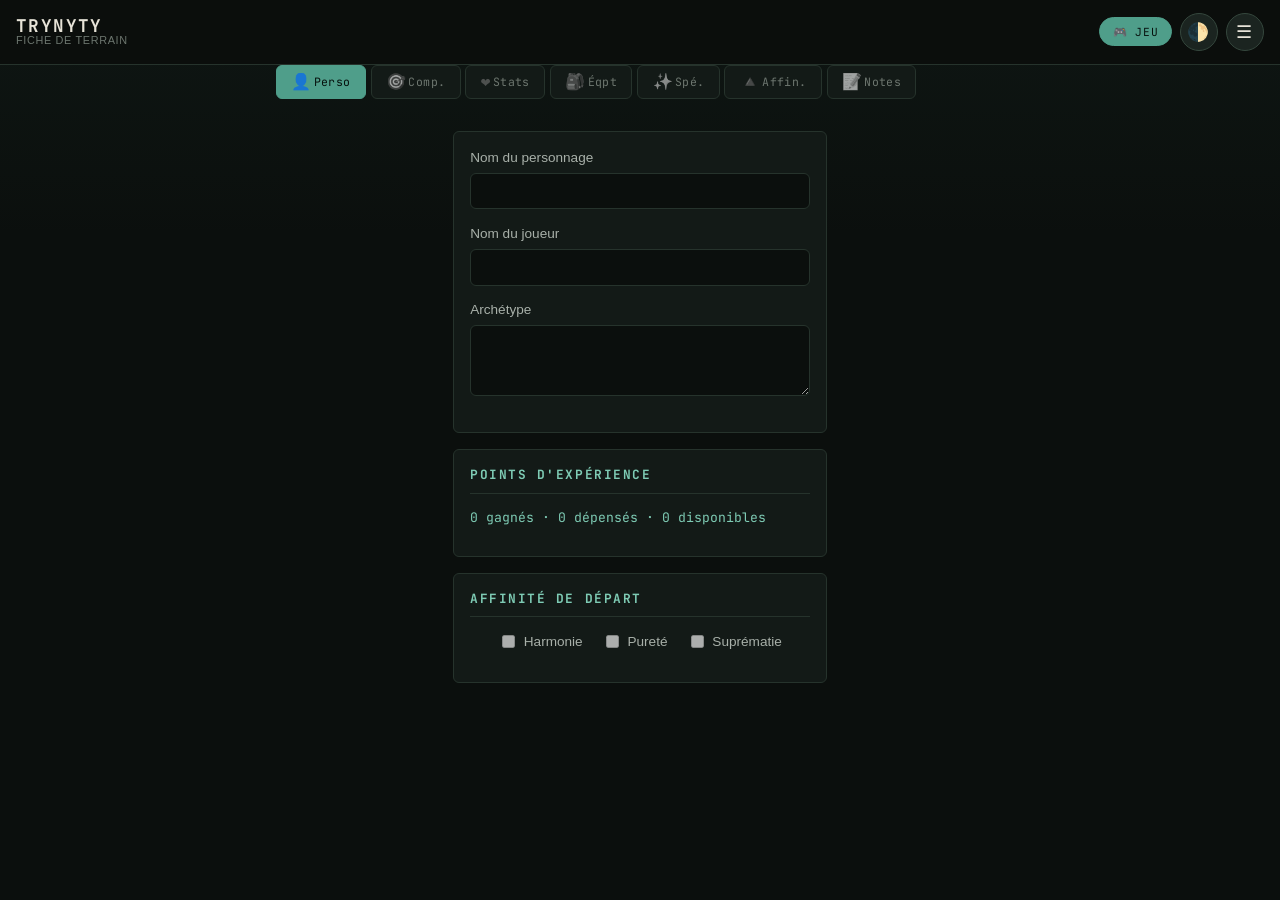
<file: docs/outils/fiche.html>
<!doctype html>
<html lang="fr">
<head>
    <meta charset="UTF-8">
    <meta name="viewport" content="width=device-width, initial-scale=1.0, viewport-fit=cover">
    <title>Trynyty — Fiche de personnage</title>
    <link rel="preconnect" href="https://fonts.googleapis.com">
    <link rel="preconnect" href="https://fonts.gstatic.com" crossorigin>
    <link href="https://fonts.googleapis.com/css2?family=JetBrains+Mono:wght@500;700&display=swap" rel="stylesheet">
    <link rel="stylesheet" href="css/base.css">
</head>
<body>
    <header class="entete-app">
        <div class="entete-titre">
            <span class="entete-marque">TRYNYTY</span>
            <span class="entete-sous">Fiche de terrain</span>
        </div>
        <div class="entete-actions">
            <button id="bouton-mode" class="bouton-mode" title="Basculer Jeu / Édition">🎮 Jeu</button>
            <button id="bouton-theme" class="bouton-icone" title="Thème clair / sombre">🌓</button>
            <button id="bouton-menu" class="bouton-icone" title="Menu">☰</button>
        </div>
    </header>

    <div id="menu-burger" class="menu-burger" hidden>
        <div class="menu-burger-entete">
            <span>Menu</span>
            <button id="bouton-fermer-menu" class="bouton-icone" title="Fermer">✕</button>
        </div>
        <div class="menu-burger-actions">
            <button id="menu-exporter">💾 Exporter en JSON</button>
            <button id="menu-charger">📂 Charger un JSON</button>
            <input type="file" id="menu-fichier-charger" accept="application/json" hidden>
        </div>
        <div class="menu-burger-actions gestion-actions-danger">
            <button id="menu-reset-questionnaire">🔁 Reset : relancer le questionnaire</button>
            <button id="menu-reset-libre">🔁 Reset : relancer la création libre</button>
            <button id="menu-reset-total">🗑️ Reset total</button>
        </div>
    </div>

    <main id="contenus-fiche" class="contenu-principal">
        <section class="onglet-contenu actif" id="onglet-personnage">
            <div class="carte">
                <label>Nom du personnage
                    <input type="text" id="fiche-nom-perso">
                </label>
                <label>Nom du joueur
                    <input type="text" id="fiche-nom-joueur">
                </label>
                <label>Archétype
                    <textarea id="fiche-archetype" rows="3"></textarea>
                </label>
            </div>

            <div class="carte">
                <h2>Points d'expérience</h2>
                <p id="xp-resume-jeu" class="synth-ligne-seuil-info"></p>
                <div class="edition-seulement">
                    <label>Total gagné en jeu
                        <input type="number" id="xp-total" min="0" step="1">
                    </label>
                    <p class="texte-info">Dépensés : <span id="xp-depenses">0</span> · Disponibles : <span id="xp-disponible">0</span></p>
                </div>
            </div>

            <div class="carte">
                <h2>Affinité de départ</h2>
                <div id="fiche-affinite" class="affinite-groupe"></div>
            </div>

            <div class="carte edition-seulement">
                <h2>Portrait (optionnel)</h2>
                <p class="texte-info">Rien ici n'est obligatoire — ce qui n'est pas coché est simplement déduit par l'IA à partir de la psychologie du personnage.</p>

                <details class="panneau" data-panneau="genre">
                <summary>Genre <span class="voyant"></span></summary>
                <div class="panneau-options"></div>
            </details>

            <details class="panneau" data-panneau="traits-caractere">
                <summary>Traits de caractère <span class="voyant"></span> <span class="panneau-compteur"></span></summary>
                <div class="panneau-options"></div>
            </details>

            <details class="panneau" data-panneau="physique-carrure">
                <summary>Carrure <span class="voyant"></span> <span class="panneau-compteur"></span></summary>
                <div class="panneau-options"></div>
            </details>

            <details class="panneau" data-panneau="physique-visage">
                <summary>Visage <span class="voyant"></span> <span class="panneau-compteur"></span></summary>
                <div class="panneau-options"></div>
            </details>

            <details class="panneau" data-panneau="physique-marques">
                <summary>Marques particulières <span class="voyant"></span> <span class="panneau-compteur"></span></summary>
                <div class="panneau-options"></div>
            </details>

            <details class="panneau" data-panneau="physique-tenue">
                <summary>Tenue <span class="voyant"></span> <span class="panneau-compteur"></span></summary>
                <div class="panneau-options"></div>
            </details>

            <details class="panneau">
                <summary>Style d'image <span class="voyant voyant-actif"></span></summary>
                <textarea id="portrait-style" rows="2"></textarea>
            </details>
            </div>

            <details class="panneau panneau-principal edition-seulement" open>
                <summary>Prompt IA — psychologie du personnage <span class="voyant voyant-actif"></span></summary>

                <textarea id="prompt-ia-texte" rows="6" readonly></textarea>
                <div class="prompt-actions">
                    <button id="bouton-copier-prompt">Copier le prompt</button>
                    <a href="https://chatgpt.com" target="_blank" rel="noopener">Ouvrir ChatGPT</a>
                    <a href="https://claude.ai/new" target="_blank" rel="noopener">Ouvrir Claude</a>
                    <a href="https://copilot.microsoft.com" target="_blank" rel="noopener">Ouvrir Copilot</a>
                    <a href="https://www.kimi.com" target="_blank" rel="noopener">Ouvrir Kimi</a>
                </div>

                <details class="panneau">
                    <summary>Données détaillées <span class="voyant voyant-actif"></span></summary>
                    <p class="texte-info">Règle chaque jauge de faible à fort (pré-rempli à partir de la création, modifiable). Le prompt ci-dessus se met à jour automatiquement.</p>
                    <label class="case-option"><input type="checkbox" id="case-inclure-affinite"> Inclure l'affinité dans le prompt (peut donner des résultats plus extrêmes)</label>
                    <div id="trait-items"></div>
                </details>
            </details>
        </section>

        <section class="onglet-contenu" id="onglet-competences">
            <div class="carte zone-affinite">
                <p id="affinite-texte" class="texte-info"></p>
                <div id="affinite-schema"></div>
            </div>

            <div class="carte">
                <h2>Compétences</h2>
                <div id="competences-synthetique" class="mode-jeu-seulement"></div>
                <div id="tableau-competences" class="edition-seulement"></div>
            </div>
        </section>

        <section class="onglet-contenu" id="onglet-stats">
            <div class="carte">
                <h2>Jauges de vie</h2>
                <div id="jauges-vie"></div>
            </div>

            <div class="carte">
                <h2>Compétences passives (résistances)</h2>
                <p class="texte-info edition-seulement">Reflet automatique des compétences actives : même niveau, mais c'est l'adversaire qui doit battre le seuil.</p>
                <div id="passives-synthetique" class="mode-jeu-seulement"></div>
                <div id="competences-passives" class="edition-seulement"></div>
            </div>
        </section>

        <section class="onglet-contenu" id="onglet-equipement">
            <div class="carte">
                <div id="zone-equipement"></div>
            </div>
        </section>

        <section class="onglet-contenu" id="onglet-specialisation">
            <div class="carte"><p class="a-venir">À venir : pouvoirs liés à la spécialisation.</p></div>
        </section>

        <section class="onglet-contenu" id="onglet-affinites">
            <div class="carte"><p class="a-venir">À venir : pouvoirs liés à l'affinité.</p></div>
        </section>

        <section class="onglet-contenu" id="onglet-notes">
            <div class="carte"><p class="a-venir">À venir : lieux, autres, mystères.</p></div>
        </section>
    </main>

    <nav id="onglets-fiche" class="nav-bas">
        <button class="onglet actif" data-onglet="personnage"><span class="nav-icone">👤</span><span class="nav-libelle">Perso</span></button>
        <button class="onglet" data-onglet="competences"><span class="nav-icone">🎯</span><span class="nav-libelle">Comp.</span></button>
        <button class="onglet" data-onglet="stats"><span class="nav-icone">❤️</span><span class="nav-libelle">Stats</span></button>
        <button class="onglet" data-onglet="equipement"><span class="nav-icone">🎒</span><span class="nav-libelle">Éqpt</span></button>
        <button class="onglet" data-onglet="specialisation"><span class="nav-icone">✨</span><span class="nav-libelle">Spé.</span></button>
        <button class="onglet" data-onglet="affinites"><span class="nav-icone">🔺</span><span class="nav-libelle">Affin.</span></button>
        <button class="onglet" data-onglet="notes"><span class="nav-icone">📝</span><span class="nav-libelle">Notes</span></button>
    </nav>

    <script type="module" src="js/fiche.js"></script>
</body>
</html>
</file>
<file: docs/outils/css/base.css>
/* ============================================================
   TRYNYTY — Fiche de terrain
   Thème : PDA de survivant post-apocalyptique. Sobre, technique,
   lisible en plein jour comme de nuit. Mobile d'abord.
   ============================================================ */

:root {
    /* Couleurs */
    --bg: #0b0f0d;
    --surface: #131a17;
    --surface-2: #1b2420;
    --border: #26332c;
    --border-vif: #35473d;
    --texte: #e7e3d8;
    --texte-att: #a8b0a9;
    --texte-faible: #6d766f;
    --accent: #4f9e8a;
    --accent-vif: #7ecbb4;
    --accent-texte: #06110d;
    --danger: #c1622d;
    --danger-vif: #e08a52;
    --succes: #6fae5a;

    /* Typo */
    --police-libelle: 'JetBrains Mono', ui-monospace, 'SFMono-Regular', Menlo, monospace;
    --police-corps: -apple-system, BlinkMacSystemFont, 'Segoe UI', Roboto, sans-serif;

    /* Rythme */
    --rayon: 6px;
    --espace: 1rem;
}

* { box-sizing: border-box; }

html { -webkit-text-size-adjust: 100%; }

body {
    font-family: var(--police-corps);
    background: var(--bg);
    background-image:
        linear-gradient(180deg, rgba(79,158,138,.05), transparent 240px);
    color: var(--texte);
    margin: 0;
    padding: 0;
    line-height: 1.45;
    min-height: 100vh;
}

h1, h2, h3 { font-family: var(--police-libelle); font-weight: 700; margin: 0 0 .6rem; }
h2 {
    font-size: .8rem;
    text-transform: uppercase;
    letter-spacing: .12em;
    color: var(--accent-vif);
    border-bottom: 1px solid var(--border);
    padding-bottom: .5rem;
    margin-bottom: .9rem;
}

a { color: var(--accent-vif); }

label { display: block; margin-bottom: .9rem; font-size: .85rem; color: var(--texte-att); }
input[type="text"], input[type="number"], textarea, select {
    width: 100%;
    background: var(--bg);
    color: var(--texte);
    border: 1px solid var(--border);
    border-radius: var(--rayon);
    padding: .55rem .65rem;
    margin-top: .35rem;
    font-family: inherit;
    font-size: .95rem;
}
input:focus, textarea:focus, select:focus {
    outline: none;
    border-color: var(--accent);
    box-shadow: 0 0 0 3px rgba(79,158,138,.25);
}

button {
    font-family: var(--police-libelle);
    font-size: .78rem;
    text-transform: uppercase;
    letter-spacing: .06em;
    background: var(--surface-2);
    color: var(--texte);
    border: 1px solid var(--border-vif);
    border-radius: var(--rayon);
    padding: .55rem .9rem;
    cursor: pointer;
}
button:hover { border-color: var(--accent); color: var(--accent-vif); }
button:active { transform: translateY(1px); }

/* ---------- En-tête ---------- */
.entete-app {
    position: sticky;
    top: 0;
    z-index: 20;
    display: flex;
    justify-content: space-between;
    align-items: center;
    padding: .8rem 1rem;
    background: rgba(11,15,13,.92);
    backdrop-filter: blur(6px);
    border-bottom: 1px solid var(--border);
}
.entete-titre { display: flex; flex-direction: column; line-height: 1.1; }
.entete-marque {
    font-family: var(--police-libelle);
    font-weight: 700;
    font-size: 1.1rem;
    letter-spacing: .08em;
    color: var(--texte);
}
.entete-sous { font-size: .68rem; color: var(--texte-faible); letter-spacing: .06em; text-transform: uppercase; }
.bouton-icone {
    width: 38px; height: 38px; padding: 0;
    display: flex; align-items: center; justify-content: center;
    font-size: 1.1rem; border-radius: 50%;
}

/* ---------- Contenu principal ---------- */
.contenu-principal {
    max-width: 760px;
    margin: 0 auto;
    padding: 1rem 1rem calc(5.5rem + env(safe-area-inset-bottom));
}
.onglet-contenu { display: none; }
.onglet-contenu.actif { display: block; animation: apparition .15s ease-out; }
@keyframes apparition { from { opacity: 0; transform: translateY(4px); } to { opacity: 1; transform: none; } }

/* ---------- Cartes ---------- */
.carte {
    background: var(--surface);
    border: 1px solid var(--border);
    border-radius: var(--rayon);
    padding: 1rem;
    margin-bottom: 1rem;
}

/* ---------- Nav du bas ---------- */
.nav-bas {
    position: fixed;
    left: 0; right: 0; bottom: 0;
    z-index: 20;
    display: flex;
    background: rgba(19,26,23,.96);
    backdrop-filter: blur(6px);
    border-top: 1px solid var(--border);
    padding: .3rem .2rem calc(.3rem + env(safe-area-inset-bottom));
}
.nav-bas .onglet {
    flex: 1;
    background: none;
    border: none;
    color: var(--texte-faible);
    display: flex;
    flex-direction: column;
    align-items: center;
    gap: .15rem;
    padding: .35rem .1rem;
    border-radius: var(--rayon);
    text-transform: none;
    letter-spacing: normal;
}
.nav-bas .onglet .nav-icone { font-size: 1.2rem; line-height: 1; filter: grayscale(1); opacity: .6; }
.nav-bas .onglet .nav-libelle { font-size: .62rem; font-family: var(--police-libelle); letter-spacing: .03em; }
.nav-bas .onglet.actif { color: var(--accent-vif); }
.nav-bas .onglet.actif .nav-icone { filter: none; opacity: 1; }
.nav-bas .onglet:active { background: var(--surface-2); }

/* ---------- Panneaux repliables ---------- */
.panneau {
    border: 1px solid var(--border);
    border-radius: var(--rayon);
    margin-bottom: .6rem;
    background: var(--surface-2);
}
.panneau summary {
    padding: .65rem .8rem;
    cursor: pointer;
    display: flex;
    align-items: center;
    gap: .5rem;
    user-select: none;
    font-size: .85rem;
    list-style: none;
}
.panneau summary::-webkit-details-marker { display: none; }
.panneau summary::before {
    content: '▸';
    color: var(--texte-faible);
    transition: transform .15s;
    font-size: .7rem;
}
.panneau[open] > summary::before { transform: rotate(90deg); }
.panneau-principal { background: var(--surface); border-color: var(--border-vif); padding-bottom: .3rem; }
.panneau-principal > summary { font-family: var(--police-libelle); font-size: .8rem; text-transform: uppercase; letter-spacing: .08em; }
.panneau-principal > .panneau { margin: .8rem .8rem 0; }
.panneau-options { padding: .3rem .8rem .9rem; display: flex; flex-wrap: wrap; gap: .4rem .9rem; }
.panneau textarea { width: calc(100% - 1.6rem); margin: 0 .8rem .8rem; }
.panneau .texte-info, .panneau .case-option, .panneau #trait-items { margin-left: .8rem; margin-right: .8rem; }
.panneau > textarea#prompt-ia-texte, .panneau > .prompt-actions { margin-left: .8rem; margin-right: .8rem; width: calc(100% - 1.6rem); }

.choix-option { display: flex; align-items: center; gap: .3rem; font-size: .82rem; color: var(--texte-att); }
.etiquette-suggere { font-size: .62rem; background: rgba(224,138,82,.18); color: var(--danger-vif); padding: .05rem .35rem; border-radius: 3px; text-transform: uppercase; letter-spacing: .04em; }

.voyant { width: 7px; height: 7px; border-radius: 50%; background: #3a453e; display: inline-block; flex-shrink: 0; }
.voyant-actif { background: var(--accent-vif); box-shadow: 0 0 5px rgba(126,203,180,.6); }
.panneau-compteur { font-size: .68rem; color: var(--texte-faible); margin-left: auto; font-family: var(--police-libelle); }

/* ---------- Textes utilitaires ---------- */
.texte-info { color: var(--texte-att); font-size: .82rem; margin: 0 0 .8rem; font-style: italic; }
.texte-alerte { color: var(--danger-vif); font-style: normal; font-weight: bold; }
.a-venir { color: var(--texte-faible); font-style: italic; }
.erreur-chargement { background: #4a1a1a; color: #fff; padding: 1rem; margin: 1rem; border-radius: var(--rayon); }
.case-option { display: flex; align-items: center; gap: .4rem; font-size: .8rem; color: var(--texte-att); margin: .6rem 0; }
.case-option input { width: auto; margin: 0; }

/* ---------- Bouton Terminer ---------- */
#bouton-terminer { margin-top: 1.2rem; width: 100%; padding: .8rem; background: var(--accent); color: var(--accent-texte); border-color: var(--accent); font-size: .85rem; }

/* ---------- Onglets (page de création, index.html) ---------- */
.onglets { display: flex; gap: .4rem; margin-bottom: 1rem; flex-wrap: wrap; }
.onglets .onglet { background: var(--surface-2); border: 1px solid var(--border); color: var(--texte-att); }
.onglets .onglet.actif { background: var(--accent); color: var(--accent-texte); border-color: var(--accent); }

/* ---------- Sélecteurs de dés ---------- */
.selecteur-de { margin-bottom: .75rem; }
.selecteur-de-options label { margin-right: 1rem; cursor: pointer; }
.des-radios { display: flex; gap: .4rem; margin-top: .3rem; font-weight: normal; }
.de-option {
    display: flex; align-items: center; gap: .15rem;
    font-size: .68rem; font-family: var(--police-libelle);
    cursor: pointer; padding: .15rem .4rem; border-radius: 3px;
    border: 1px solid transparent;
}
.de-option input { width: auto; margin: 0; accent-color: var(--accent); }
.de-option:has(input:checked) { background: var(--accent); color: var(--accent-texte); font-weight: bold; border-color: var(--accent); }
.de-option:has(input:disabled) { cursor: default; opacity: .85; }

/* ---------- Grille/tableau des compétences ---------- */
.tableau-competences { border-collapse: collapse; width: 100%; font-size: .82rem; }
.tableau-competences th, .tableau-competences td { border: 1px solid var(--border); padding: .55rem; vertical-align: top; text-align: left; }
.tableau-competences .coin { background: transparent; border: none; }
.entete-axe { background: var(--surface-2); font-family: var(--police-libelle); font-size: .72rem; text-transform: uppercase; letter-spacing: .05em; white-space: nowrap; }
.entete-sous-titre { font-size: .62rem; color: var(--texte-faible); text-transform: none; letter-spacing: normal; }
.cellule-competence { background: var(--surface); }
.competence-nom { font-weight: bold; font-size: .9rem; }
.competence-verbes { font-size: .72rem; color: var(--texte-faible); margin-bottom: .4rem; }
.competence-checks { display: flex; gap: .9rem; margin: .4rem 0; }
.check-option { display: flex; align-items: center; gap: .25rem; font-size: .75rem; cursor: pointer; font-family: var(--police-libelle); color: var(--texte-att); }
.check-option input { accent-color: var(--accent); width: auto; margin: 0; }
.competence-niveau { font-size: .72rem; color: var(--accent-vif); margin: .35rem 0; font-family: var(--police-libelle); }
.competence-progression { display: flex; gap: .3rem; margin-bottom: .5rem; }
.pip-xp input { width: 15px; height: 15px; accent-color: var(--accent); }
.cellule-select-label { display: block; font-size: .68rem; color: var(--texte-faible); margin-bottom: .4rem; text-transform: uppercase; letter-spacing: .04em; }
.cellule-select-label select { width: 100%; margin-top: .15rem; font-size: .8rem; padding: .4rem; }

/* Repli mobile : le tableau devient une liste de cartes (une par compétence) */
@media (max-width: 640px) {
    .tableau-competences, .tableau-competences thead, .tableau-competences tbody { display: block; width: 100%; }
    .tableau-competences tr { display: block; margin-bottom: .3rem; }
    .tableau-competences thead tr { display: flex; gap: .4rem; overflow-x: auto; border: none; margin-bottom: .6rem; }
    .tableau-competences thead th { display: block; flex: 0 0 auto; border-radius: var(--rayon); }
    .tableau-competences thead th.coin { display: none; }
    .tableau-competences tbody tr { border: 1px solid var(--border); border-radius: var(--rayon); overflow: hidden; margin-bottom: .8rem; }
    .tableau-competences tbody th { display: block; border: none; border-bottom: 1px solid var(--border); }
    .tableau-competences tbody td { display: block; border: none; border-bottom: 1px solid var(--border); }
    .tableau-competences tbody td:last-child { border-bottom: none; }
    .tableau-competences td.cellule-competence[data-label]::before {
        content: attr(data-label);
        display: block;
        font-size: .62rem;
        color: var(--texte-faible);
        font-family: var(--police-libelle);
        text-transform: uppercase;
        letter-spacing: .05em;
        margin-bottom: .3rem;
    }
}

/* ---------- Schéma affinité (triangle) ---------- */
.zone-affinite { text-align: center; }
.schema-points { width: 100%; max-width: 260px; height: auto; display: block; margin: 0 auto; }
.schema-ligne { stroke: var(--border-vif); stroke-width: 2; }
.schema-point { fill: var(--surface-2); stroke: var(--texte-faible); stroke-width: 2; cursor: pointer; transition: fill .15s; }
.schema-point:hover { fill: var(--border-vif); }
.schema-point-selectionne { fill: var(--accent); stroke: var(--accent-vif); }
.affinite-groupe { display: flex; gap: 1.2rem; justify-content: center; flex-wrap: wrap; margin-top: .6rem; }
.affinite-option { display: flex; align-items: center; gap: .35rem; font-size: .85rem; }
.affinite-option input { accent-color: var(--accent); }

/* ---------- Prompt IA ---------- */
.trait-item { padding: .5rem 0; border-bottom: 1px solid var(--border); }
.trait-entete { display: flex; justify-content: space-between; align-items: center; gap: .5rem; }
.trait-nom { font-size: .85rem; font-weight: bold; }
.trait-jauge { display: flex; gap: .5rem; }
.trait-jauge label { margin: 0; font-size: .68rem; cursor: pointer; color: var(--texte-att); display: flex; align-items: center; gap: .15rem; }
.trait-jauge input { accent-color: var(--accent); width: auto; }
.trait-mots { font-size: .74rem; color: var(--texte-faible); margin-top: .25rem; }
.trait-mots .mot-actif { color: var(--accent-vif); font-weight: bold; }
.trait-mots .mot-separateur { margin: 0 .4rem; color: var(--border-vif); }
#prompt-ia-texte { min-height: 8rem; font-family: var(--police-corps); }
.prompt-actions { display: flex; flex-wrap: wrap; gap: .5rem; margin-top: .7rem; }
.prompt-actions a { padding: .55rem .9rem; background: var(--surface-2); border: 1px solid var(--border-vif); border-radius: var(--rayon); text-decoration: none; font-family: var(--police-libelle); font-size: .78rem; text-transform: uppercase; letter-spacing: .06em; color: var(--texte); }
.prompt-actions a:hover { border-color: var(--accent); color: var(--accent-vif); }
#bouton-copier-prompt { background: var(--accent); color: var(--accent-texte); border-color: var(--accent); }

/* ---------- Équipement ---------- */
.encombrement-pips { font-size: 1rem; letter-spacing: 3px; margin: .3rem 0 1rem; color: var(--accent); word-break: break-all; }
.tableau-inventaire { border-collapse: collapse; width: 100%; font-size: .82rem; }
.tableau-inventaire th, .tableau-inventaire td { border: 1px solid var(--border); padding: .5rem; text-align: left; }
.tableau-inventaire thead th { background: var(--surface-2); font-family: var(--police-libelle); font-size: .68rem; text-transform: uppercase; letter-spacing: .05em; }
.tableau-inventaire select, .tableau-inventaire input { margin-top: 0; padding: .35rem; font-size: .82rem; }
.colonne-emplacement { white-space: nowrap; color: var(--texte-faible); font-size: .74rem; font-family: var(--police-libelle); }
.colonne-qualite { white-space: nowrap; font-size: .78rem; }
.colonne-encombrement { text-align: center; font-family: var(--police-libelle); }
.bouton-retirer { background: transparent; color: var(--danger-vif); border: 1px solid var(--danger); padding: .25rem .5rem; }
#bouton-ajouter-objet { margin-top: .8rem; width: 100%; }

@media (max-width: 640px) {
    .tableau-inventaire, .tableau-inventaire thead, .tableau-inventaire tbody { display: block; }
    .tableau-inventaire thead { display: none; }
    .tableau-inventaire tr { display: block; border: 1px solid var(--border); border-radius: var(--rayon); margin-bottom: .8rem; overflow: hidden; }
    .tableau-inventaire td { display: block; border: none; border-bottom: 1px solid var(--border); }
    .tableau-inventaire td:last-child { border-bottom: none; }
    .tableau-inventaire td[data-label]:not([data-label=""])::before {
        content: attr(data-label);
        display: block;
        font-size: .62rem;
        color: var(--texte-faible);
        font-family: var(--police-libelle);
        text-transform: uppercase;
        letter-spacing: .05em;
        margin-bottom: .25rem;
    }
}

/* ---------- Stats : jauges de vie ---------- */
.jauge-vie { margin-bottom: 1.3rem; }
.jauge-vie-titre { font-weight: bold; margin-bottom: .5rem; font-size: .85rem; display: flex; align-items: center; flex-wrap: wrap; gap: .3rem; }
.jauge-vie-de { font-size: .68rem; color: var(--texte-faible); font-family: var(--police-libelle); }
.jauge-vie-etat { font-size: .68rem; margin-left: auto; padding: .1rem .5rem; border-radius: 3px; font-family: var(--police-libelle); text-transform: uppercase; letter-spacing: .04em; }
.jauge-vie-etat-rien { background: rgba(111,174,90,.15); color: var(--succes); }
.jauge-vie-etat-malus1 { background: rgba(224,138,82,.15); color: var(--danger-vif); }
.jauge-vie-etat-malus2 { background: rgba(193,98,45,.22); color: var(--danger-vif); }
.jauge-vie-etat-hs { background: rgba(193,98,45,.35); color: #ff9d7a; font-weight: bold; }
.jauge-vie-pips { display: flex; gap: .3rem; flex-wrap: wrap; }
.pip-vie { width: 26px; height: 26px; border: 2px solid var(--border-vif); background: transparent; border-radius: 4px; cursor: pointer; padding: 0; }
.pip-vie:hover { border-color: var(--accent); }
.pip-vie.pip-perdue { background: var(--danger); border-color: var(--danger-vif); }

/* ---------- Écrans larges (tablette / desktop) ---------- */
@media (min-width: 641px) {
    .contenu-principal { padding-bottom: 1.5rem; }
    body { display: flex; flex-direction: column; }
    .entete-app { order: 1; }
    .nav-bas { order: 2; position: static; background: none; border: none; backdrop-filter: none; justify-content: flex-start; gap: .3rem; padding: 0 1rem 1rem; max-width: 760px; margin: 0 auto; width: 100%; }
    .contenu-principal { order: 3; }
    .nav-bas .onglet { flex: 0 0 auto; flex-direction: row; padding: .5rem .9rem; border: 1px solid var(--border); background: var(--surface); }
    .nav-bas .onglet.actif { background: var(--accent); color: var(--accent-texte); border-color: var(--accent); }
    .nav-bas .onglet .nav-icone { font-size: 1rem; }
    .nav-bas .onglet .nav-libelle { font-size: .72rem; }
}

/* ---------- Mode Jeu / Édition ---------- */
.entete-actions { display: flex; align-items: center; gap: .5rem; }
.bouton-mode { border-radius: 999px; padding: .4rem .8rem; font-size: .7rem; }
.mode-jeu .bouton-mode { background: var(--accent); color: var(--accent-texte); border-color: var(--accent); }

.mode-jeu-seulement { display: none; }
.mode-jeu .mode-jeu-seulement { display: block; }
.mode-jeu .edition-seulement { display: none; }

/* ---------- Vue synthétique (grille + liste, mode Jeu) ---------- */
.grille-synthetique { border-collapse: collapse; width: 100%; font-size: .78rem; margin-bottom: 1.2rem; }
.grille-synthetique th, .grille-synthetique td { border: 1px solid var(--border); padding: .4rem; text-align: center; }
.grille-synthetique thead th { background: var(--surface-2); }
.grille-synthetique tbody th { background: var(--surface-2); text-align: left; }
.synth-logo {
    display: inline-flex; align-items: center; justify-content: center;
    width: 22px; height: 22px; border-radius: 50%;
    background: var(--accent); color: var(--accent-texte);
    font-family: var(--police-libelle); font-weight: 700; font-size: .68rem;
    margin-right: .3rem; vertical-align: middle;
}
.synth-nom { font-family: var(--police-libelle); font-size: .65rem; text-transform: uppercase; letter-spacing: .04em; color: var(--texte-att); vertical-align: middle; }
.grille-synthetique td { color: var(--accent-vif); font-family: var(--police-libelle); letter-spacing: 1px; }

.synth-groupe { margin-bottom: 1rem; }
.synth-groupe-titre { font-family: var(--police-libelle); font-size: .72rem; text-transform: uppercase; letter-spacing: .06em; color: var(--texte-faible); border-bottom: 1px solid var(--border); padding-bottom: .3rem; margin-bottom: .4rem; }
.synth-ligne { display: flex; align-items: baseline; gap: .5rem; padding: .3rem 0; font-size: .85rem; flex-wrap: wrap; }
.synth-ligne-nom { font-weight: bold; flex: 1 1 auto; min-width: 100px; }
.synth-ligne-des { font-family: var(--police-libelle); font-size: .68rem; color: var(--texte-faible); }
.synth-ligne-pips { color: var(--accent-vif); font-family: var(--police-libelle); letter-spacing: 1px; }
.synth-ligne-seuil { font-size: .68rem; color: var(--texte-att); }
.synth-ligne-seuil-info { font-size: .82rem; color: var(--accent-vif); font-family: var(--police-libelle); margin: 0 0 .8rem; }
.synth-ligne-mots { flex-basis: 100%; font-size: .74rem; color: var(--texte-faible); font-style: italic; }

/* ---------- Panneau de gestion (personnage existant, index.html) ---------- */
.gestion-actions { display: flex; flex-wrap: wrap; gap: .6rem; margin: .8rem 0; }
.gestion-actions-danger button { border-color: var(--danger); color: var(--danger-vif); }
.gestion-actions-danger button:hover { background: rgba(193,98,45,.12); }

/* ---------- Thème clair ---------- */
body.theme-clair {
    --bg: #f3efe4;
    --surface: #ffffff;
    --surface-2: #eae4d2;
    --border: #d9d1ba;
    --border-vif: #c2b895;
    --texte: #22271f;
    --texte-att: #4c5343;
    --texte-faible: #7c8271;
    --accent: #2f7f6c;
    --accent-vif: #1f5c4e;
    --accent-texte: #ffffff;
    --danger: #a8481f;
    --danger-vif: #8a3717;
    --succes: #3f7a2e;
}
body.theme-clair { background-image: linear-gradient(180deg, rgba(47,127,108,.05), transparent 240px); }

/* ---------- En-tête simple (index.html) ---------- */
.entete-simple { display: flex; justify-content: space-between; align-items: center; padding: 1rem; border-bottom: 1px solid var(--border); }
.entete-simple h1 { font-size: 1.1rem; margin: 0; }

/* ---------- Menu burger plein écran (fiche.html) ---------- */
.menu-burger {
    position: fixed; inset: 0; z-index: 50;
    background: var(--bg);
    display: flex; flex-direction: column;
    padding: 1rem;
    padding-top: calc(1rem + env(safe-area-inset-top));
}
.menu-burger[hidden] { display: none; }
.menu-burger-entete { display: flex; justify-content: space-between; align-items: center; font-family: var(--police-libelle); text-transform: uppercase; letter-spacing: .08em; font-size: .85rem; margin-bottom: 1.5rem; padding-bottom: .8rem; border-bottom: 1px solid var(--border); }
.menu-burger-actions { display: flex; flex-direction: column; gap: .6rem; margin-bottom: 1.5rem; }
.menu-burger-actions button { padding: .9rem; text-align: left; font-size: .82rem; }

/* ---------- Aide textuelle (compétences restant à choisir) ---------- */
.aide-restante { background: rgba(79,158,138,.1); border: 1px solid var(--accent); border-radius: var(--rayon); padding: .6rem .9rem; margin-bottom: .8rem; }
.aide-restante p { margin: .2rem 0; font-size: .82rem; color: var(--accent-vif); }
</file>
<file: assets/stylesheets/main.484c7ddc.min.css>
@charset "UTF-8";html{-webkit-text-size-adjust:none;-moz-text-size-adjust:none;text-size-adjust:none;box-sizing:border-box}*,:after,:before{box-sizing:inherit}@media (prefers-reduced-motion){*,:after,:before{transition:none!important}}body{margin:0}a,button,input,label{-webkit-tap-highlight-color:transparent}a{color:inherit;text-decoration:none}hr{border:0;box-sizing:initial;display:block;height:.05rem;overflow:visible;padding:0}small{font-size:80%}sub,sup{line-height:1em}img{border-style:none}table{border-collapse:initial;border-spacing:0}td,th{font-weight:400;vertical-align:top}button{background:#0000;border:0;font-family:inherit;font-size:inherit;margin:0;padding:0}input{border:0;outline:none}:root{--md-primary-fg-color:#4051b5;--md-primary-fg-color--light:#5d6cc0;--md-primary-fg-color--dark:#303fa1;--md-primary-bg-color:#fff;--md-primary-bg-color--light:#ffffffb3;--md-accent-fg-color:#526cfe;--md-accent-fg-color--transparent:#526cfe1a;--md-accent-bg-color:#fff;--md-accent-bg-color--light:#ffffffb3}[data-md-color-scheme=default]{color-scheme:light}[data-md-color-scheme=default] img[src$="#gh-dark-mode-only"],[data-md-color-scheme=default] img[src$="#only-dark"]{display:none}:root,[data-md-color-scheme=default]{--md-hue:225deg;--md-default-fg-color:#000000de;--md-default-fg-color--light:#0000008a;--md-default-fg-color--lighter:#00000052;--md-default-fg-color--lightest:#00000012;--md-default-bg-color:#fff;--md-default-bg-color--light:#ffffffb3;--md-default-bg-color--lighter:#ffffff4d;--md-default-bg-color--lightest:#ffffff1f;--md-code-fg-color:#36464e;--md-code-bg-color:#f5f5f5;--md-code-bg-color--light:#f5f5f5b3;--md-code-bg-color--lighter:#f5f5f54d;--md-code-hl-color:#4287ff;--md-code-hl-color--light:#4287ff1a;--md-code-hl-number-color:#d52a2a;--md-code-hl-special-color:#db1457;--md-code-hl-function-color:#a846b9;--md-code-hl-constant-color:#6e59d9;--md-code-hl-keyword-color:#3f6ec6;--md-code-hl-string-color:#1c7d4d;--md-code-hl-name-color:var(--md-code-fg-color);--md-code-hl-operator-color:var(--md-default-fg-color--light);--md-code-hl-punctuation-color:var(--md-default-fg-color--light);--md-code-hl-comment-color:var(--md-default-fg-color--light);--md-code-hl-generic-color:var(--md-default-fg-color--light);--md-code-hl-variable-color:var(--md-default-fg-color--light);--md-typeset-color:var(--md-default-fg-color);--md-typeset-a-color:var(--md-primary-fg-color);--md-typeset-del-color:#f5503d26;--md-typeset-ins-color:#0bd57026;--md-typeset-kbd-color:#fafafa;--md-typeset-kbd-accent-color:#fff;--md-typeset-kbd-border-color:#b8b8b8;--md-typeset-mark-color:#ffff0080;--md-typeset-table-color:#0000001f;--md-typeset-table-color--light:rgba(0,0,0,.035);--md-admonition-fg-color:var(--md-default-fg-color);--md-admonition-bg-color:var(--md-default-bg-color);--md-warning-fg-color:#000000de;--md-warning-bg-color:#ff9;--md-footer-fg-color:#fff;--md-footer-fg-color--light:#ffffffb3;--md-footer-fg-color--lighter:#ffffff73;--md-footer-bg-color:#000000de;--md-footer-bg-color--dark:#00000052;--md-shadow-z1:0 0.2rem 0.5rem #0000000d,0 0 0.05rem #0000001a;--md-shadow-z2:0 0.2rem 0.5rem #0000001a,0 0 0.05rem #00000040;--md-shadow-z3:0 0.2rem 0.5rem #0003,0 0 0.05rem #00000059}.md-icon svg{fill:currentcolor;display:block;height:1.2rem;width:1.2rem}body{-webkit-font-smoothing:antialiased;-moz-osx-font-smoothing:grayscale;--md-text-font-family:var(--md-text-font,_),-apple-system,BlinkMacSystemFont,Helvetica,Arial,sans-serif;--md-code-font-family:var(--md-code-font,_),SFMono-Regular,Consolas,Menlo,monospace}aside,body,input{font-feature-settings:"kern","liga";color:var(--md-typeset-color);font-family:var(--md-text-font-family)}code,kbd,pre{font-feature-settings:"kern";font-family:var(--md-code-font-family)}:root{--md-typeset-table-sort-icon:url('data:image/svg+xml;charset=utf-8,<svg xmlns="http://www.w3.org/2000/svg" viewBox="0 0 24 24"><path d="m18 21-4-4h3V7h-3l4-4 4 4h-3v10h3M2 19v-2h10v2M2 13v-2h7v2M2 7V5h4v2z"/></svg>');--md-typeset-table-sort-icon--asc:url('data:image/svg+xml;charset=utf-8,<svg xmlns="http://www.w3.org/2000/svg" viewBox="0 0 24 24"><path d="M19 17h3l-4 4-4-4h3V3h2M2 17h10v2H2M6 5v2H2V5m0 6h7v2H2z"/></svg>');--md-typeset-table-sort-icon--desc:url('data:image/svg+xml;charset=utf-8,<svg xmlns="http://www.w3.org/2000/svg" viewBox="0 0 24 24"><path d="M19 7h3l-4-4-4 4h3v14h2M2 17h10v2H2M6 5v2H2V5m0 6h7v2H2z"/></svg>')}.md-typeset{-webkit-print-color-adjust:exact;color-adjust:exact;font-size:.8rem;line-height:1.6;overflow-wrap:break-word}@media print{.md-typeset{font-size:.68rem}}.md-typeset blockquote,.md-typeset dl,.md-typeset figure,.md-typeset ol,.md-typeset pre,.md-typeset ul{margin-bottom:1em;margin-top:1em}.md-typeset h1{color:var(--md-default-fg-color--light);font-size:2em;line-height:1.3;margin:0 0 1.25em}.md-typeset h1,.md-typeset h2{font-weight:300;letter-spacing:-.01em}.md-typeset h2{font-size:1.5625em;line-height:1.4;margin:1.6em 0 .64em}.md-typeset h3{font-size:1.25em;font-weight:400;letter-spacing:-.01em;line-height:1.5;margin:1.6em 0 .8em}.md-typeset h2+h3{margin-top:.8em}.md-typeset h4{font-weight:700;letter-spacing:-.01em;margin:1em 0}.md-typeset h5,.md-typeset h6{color:var(--md-default-fg-color--light);font-size:.8em;font-weight:700;letter-spacing:-.01em;margin:1.25em 0}.md-typeset h5{text-transform:uppercase}.md-typeset h5 code{text-transform:none}.md-typeset hr{border-bottom:.05rem solid var(--md-default-fg-color--lightest);display:flow-root;margin:1.5em 0}.md-typeset a{color:var(--md-typeset-a-color);word-break:break-word}.md-typeset a,.md-typeset a:before{transition:color 125ms}.md-typeset a:focus,.md-typeset a:hover{color:var(--md-accent-fg-color)}.md-typeset a:focus code,.md-typeset a:hover code{background-color:var(--md-accent-fg-color--transparent);color:var(--md-accent-fg-color)}.md-typeset a code{color:var(--md-typeset-a-color)}.md-typeset a.focus-visible{outline-color:var(--md-accent-fg-color);outline-offset:.2rem}.md-typeset code,.md-typeset kbd,.md-typeset pre{color:var(--md-code-fg-color);direction:ltr;font-variant-ligatures:none;transition:background-color 125ms}@media print{.md-typeset code,.md-typeset kbd,.md-typeset pre{white-space:pre-wrap}}.md-typeset code{background-color:var(--md-code-bg-color);border-radius:.1rem;-webkit-box-decoration-break:clone;box-decoration-break:clone;font-size:.85em;padding:0 .2941176471em;transition:color 125ms,background-color 125ms;word-break:break-word}.md-typeset code:not(.focus-visible){-webkit-tap-highlight-color:transparent;outline:none}.md-typeset pre{display:flow-root;line-height:1.4;position:relative}.md-typeset pre>code{-webkit-box-decoration-break:slice;box-decoration-break:slice;box-shadow:none;display:block;margin:0;outline-color:var(--md-accent-fg-color);overflow:auto;padding:.7720588235em 1.1764705882em;scrollbar-color:var(--md-default-fg-color--lighter) #0000;scrollbar-width:thin;touch-action:auto;word-break:normal}.md-typeset pre>code:hover{scrollbar-color:var(--md-accent-fg-color) #0000}.md-typeset pre>code::-webkit-scrollbar{height:.2rem;width:.2rem}.md-typeset pre>code::-webkit-scrollbar-thumb{background-color:var(--md-default-fg-color--lighter)}.md-typeset pre>code::-webkit-scrollbar-thumb:hover{background-color:var(--md-accent-fg-color)}.md-typeset kbd{background-color:var(--md-typeset-kbd-color);border-radius:.1rem;box-shadow:0 .1rem 0 .05rem var(--md-typeset-kbd-border-color),0 .1rem 0 var(--md-typeset-kbd-border-color),0 -.1rem .2rem var(--md-typeset-kbd-accent-color) inset;color:var(--md-default-fg-color);display:inline-block;font-size:.75em;padding:0 .6666666667em;vertical-align:text-top;word-break:break-word}.md-typeset mark{background-color:var(--md-typeset-mark-color);-webkit-box-decoration-break:clone;box-decoration-break:clone;color:inherit;word-break:break-word}.md-typeset abbr{cursor:help;text-decoration:none}.md-typeset [data-preview],.md-typeset abbr{border-bottom:.05rem dotted var(--md-default-fg-color--light)}.md-typeset small{opacity:.75}[dir=ltr] .md-typeset sub,[dir=ltr] .md-typeset sup{margin-left:.078125em}[dir=rtl] .md-typeset sub,[dir=rtl] .md-typeset sup{margin-right:.078125em}[dir=ltr] .md-typeset blockquote{padding-left:.6rem}[dir=rtl] .md-typeset blockquote{padding-right:.6rem}[dir=ltr] .md-typeset blockquote{border-left:.2rem solid var(--md-default-fg-color--lighter)}[dir=rtl] .md-typeset blockquote{border-right:.2rem solid var(--md-default-fg-color--lighter)}.md-typeset blockquote{color:var(--md-default-fg-color--light);margin-left:0;margin-right:0}.md-typeset ul{list-style-type:disc}.md-typeset ul[type]{list-style-type:revert-layer}[dir=ltr] .md-typeset ol,[dir=ltr] .md-typeset ul{margin-left:.625em}[dir=rtl] .md-typeset ol,[dir=rtl] .md-typeset ul{margin-right:.625em}.md-typeset ol,.md-typeset ul{padding:0}.md-typeset ol:not([hidden]),.md-typeset ul:not([hidden]){display:flow-root}.md-typeset ol ol,.md-typeset ul ol{list-style-type:lower-alpha}.md-typeset ol ol ol,.md-typeset ul ol ol{list-style-type:lower-roman}.md-typeset ol ol ol ol,.md-typeset ul ol ol ol{list-style-type:upper-alpha}.md-typeset ol ol ol ol ol,.md-typeset ul ol ol ol ol{list-style-type:upper-roman}.md-typeset ol[type],.md-typeset ul[type]{list-style-type:revert-layer}[dir=ltr] .md-typeset ol li,[dir=ltr] .md-typeset ul li{margin-left:1.25em}[dir=rtl] .md-typeset ol li,[dir=rtl] .md-typeset ul li{margin-right:1.25em}.md-typeset ol li,.md-typeset ul li{margin-bottom:.5em}.md-typeset ol li blockquote,.md-typeset ol li p,.md-typeset ul li blockquote,.md-typeset ul li p{margin:.5em 0}.md-typeset ol li:last-child,.md-typeset ul li:last-child{margin-bottom:0}[dir=ltr] .md-typeset ol li ol,[dir=ltr] .md-typeset ol li ul,[dir=ltr] .md-typeset ul li ol,[dir=ltr] .md-typeset ul li ul{margin-left:.625em}[dir=rtl] .md-typeset ol li ol,[dir=rtl] .md-typeset ol li ul,[dir=rtl] .md-typeset ul li ol,[dir=rtl] .md-typeset ul li ul{margin-right:.625em}.md-typeset ol li ol,.md-typeset ol li ul,.md-typeset ul li ol,.md-typeset ul li ul{margin-bottom:.5em;margin-top:.5em}[dir=ltr] .md-typeset dd{margin-left:1.875em}[dir=rtl] .md-typeset dd{margin-right:1.875em}.md-typeset dd{margin-bottom:1.5em;margin-top:1em}.md-typeset img,.md-typeset svg,.md-typeset video{height:auto;max-width:100%}.md-typeset img[align=left]{margin:1em 1em 1em 0}.md-typeset img[align=right]{margin:1em 0 1em 1em}.md-typeset img[align]:only-child{margin-top:0}.md-typeset figure{display:flow-root;margin:1em auto;max-width:100%;text-align:center;width:fit-content}.md-typeset figure img{display:block;margin:0 auto}.md-typeset figcaption{font-style:italic;margin:1em auto;max-width:24rem}.md-typeset iframe{max-width:100%}.md-typeset table:not([class]){background-color:var(--md-default-bg-color);border:.05rem solid var(--md-typeset-table-color);border-radius:.1rem;display:inline-block;font-size:.64rem;max-width:100%;overflow:auto;touch-action:auto}@media print{.md-typeset table:not([class]){display:table}}.md-typeset table:not([class])+*{margin-top:1.5em}.md-typeset table:not([class]) td>:first-child,.md-typeset table:not([class]) th>:first-child{margin-top:0}.md-typeset table:not([class]) td>:last-child,.md-typeset table:not([class]) th>:last-child{margin-bottom:0}.md-typeset table:not([class]) td:not([align]),.md-typeset table:not([class]) th:not([align]){text-align:left}[dir=rtl] .md-typeset table:not([class]) td:not([align]),[dir=rtl] .md-typeset table:not([class]) th:not([align]){text-align:right}.md-typeset table:not([class]) th{font-weight:700;min-width:5rem;padding:.9375em 1.25em;vertical-align:top}.md-typeset table:not([class]) td{border-top:.05rem solid var(--md-typeset-table-color);padding:.9375em 1.25em;vertical-align:top}.md-typeset table:not([class]) tbody tr{transition:background-color 125ms}.md-typeset table:not([class]) tbody tr:hover{background-color:var(--md-typeset-table-color--light);box-shadow:0 .05rem 0 var(--md-default-bg-color) inset}.md-typeset table:not([class]) a{word-break:normal}.md-typeset table th[role=columnheader]{cursor:pointer}[dir=ltr] .md-typeset table th[role=columnheader]:after{margin-left:.5em}[dir=rtl] .md-typeset table th[role=columnheader]:after{margin-right:.5em}.md-typeset table th[role=columnheader]:after{content:"";display:inline-block;height:1.2em;-webkit-mask-image:var(--md-typeset-table-sort-icon);mask-image:var(--md-typeset-table-sort-icon);-webkit-mask-repeat:no-repeat;mask-repeat:no-repeat;-webkit-mask-size:contain;mask-size:contain;transition:background-color 125ms;vertical-align:text-bottom;width:1.2em}.md-typeset table th[role=columnheader]:hover:after{background-color:var(--md-default-fg-color--lighter)}.md-typeset table th[role=columnheader][aria-sort=ascending]:after{background-color:var(--md-default-fg-color--light);-webkit-mask-image:var(--md-typeset-table-sort-icon--asc);mask-image:var(--md-typeset-table-sort-icon--asc)}.md-typeset table th[role=columnheader][aria-sort=descending]:after{background-color:var(--md-default-fg-color--light);-webkit-mask-image:var(--md-typeset-table-sort-icon--desc);mask-image:var(--md-typeset-table-sort-icon--desc)}.md-typeset__scrollwrap{margin:1em -.8rem;overflow-x:auto;touch-action:auto}.md-typeset__table{display:inline-block;margin-bottom:.5em;padding:0 .8rem}@media print{.md-typeset__table{display:block}}html .md-typeset__table table{display:table;margin:0;overflow:hidden;width:100%}@media screen and (max-width:44.984375em){.md-content__inner>pre{margin:1em -.8rem}.md-content__inner>pre code{border-radius:0}}.md-typeset .md-author{border-radius:100%;display:block;flex-shrink:0;height:1.6rem;overflow:hidden;position:relative;transition:color 125ms,transform 125ms;width:1.6rem}.md-typeset .md-author img{display:block}.md-typeset .md-author--more{background:var(--md-default-fg-color--lightest);color:var(--md-default-fg-color--lighter);font-size:.6rem;font-weight:700;line-height:1.6rem;text-align:center}.md-typeset .md-author--long{height:2.4rem;width:2.4rem}.md-typeset a.md-author{transform:scale(1)}.md-typeset a.md-author img{border-radius:100%;filter:grayscale(100%) opacity(75%);transition:filter 125ms}.md-typeset a.md-author:focus,.md-typeset a.md-author:hover{transform:scale(1.1);z-index:1}.md-typeset a.md-author:focus img,.md-typeset a.md-author:hover img{filter:grayscale(0)}.md-banner{background-color:var(--md-footer-bg-color);color:var(--md-footer-fg-color);overflow:auto}@media print{.md-banner{display:none}}.md-banner--warning{background-color:var(--md-warning-bg-color);color:var(--md-warning-fg-color)}.md-banner__inner{font-size:.7rem;margin:.6rem auto;padding:0 .8rem}[dir=ltr] .md-banner__button{float:right}[dir=rtl] .md-banner__button{float:left}.md-banner__button{color:inherit;cursor:pointer;transition:opacity .25s}.no-js .md-banner__button{display:none}.md-banner__button:hover{opacity:.7}html{font-size:125%;height:100%;overflow-x:hidden}@media screen and (min-width:100em){html{font-size:137.5%}}@media screen and (min-width:125em){html{font-size:150%}}body{background-color:var(--md-default-bg-color);display:flex;flex-direction:column;font-size:.5rem;min-height:100%;position:relative;width:100%}@media print{body{display:block}}@media screen and (max-width:59.984375em){body[data-md-scrolllock]{position:fixed}}.md-grid{margin-left:auto;margin-right:auto;max-width:61rem}.md-container{display:flex;flex-direction:column;flex-grow:1}@media print{.md-container{display:block}}.md-main{flex-grow:1}.md-main__inner{display:flex;height:100%;margin-top:1.5rem}.md-ellipsis{overflow:hidden;text-overflow:ellipsis}.md-toggle{display:none}.md-option{height:0;opacity:0;position:absolute;width:0}.md-option:checked+label:not([hidden]){display:block}.md-option.focus-visible+label{outline-color:var(--md-accent-fg-color);outline-style:auto}.md-skip{background-color:var(--md-default-fg-color);border-radius:.1rem;color:var(--md-default-bg-color);font-size:.64rem;margin:.5rem;opacity:0;outline-color:var(--md-accent-fg-color);padding:.3rem .5rem;position:fixed;transform:translateY(.4rem);z-index:-1}.md-skip:focus{opacity:1;transform:translateY(0);transition:transform .25s cubic-bezier(.4,0,.2,1),opacity 175ms 75ms;z-index:10}@page{margin:25mm}:root{--md-clipboard-icon:url('data:image/svg+xml;charset=utf-8,<svg xmlns="http://www.w3.org/2000/svg" viewBox="0 0 24 24"><path d="M19 21H8V7h11m0-2H8a2 2 0 0 0-2 2v14a2 2 0 0 0 2 2h11a2 2 0 0 0 2-2V7a2 2 0 0 0-2-2m-3-4H4a2 2 0 0 0-2 2v14h2V3h12z"/></svg>')}.md-clipboard{border-radius:.1rem;color:var(--md-default-fg-color--lightest);cursor:pointer;height:1.5em;outline-color:var(--md-accent-fg-color);outline-offset:.1rem;transition:color .25s;width:1.5em;z-index:1}@media print{.md-clipboard{display:none}}.md-clipboard:not(.focus-visible){-webkit-tap-highlight-color:transparent;outline:none}:hover>.md-clipboard{color:var(--md-default-fg-color--light)}.md-clipboard:focus,.md-clipboard:hover{color:var(--md-accent-fg-color)}.md-clipboard:after{background-color:currentcolor;content:"";display:block;height:1.125em;margin:0 auto;-webkit-mask-image:var(--md-clipboard-icon);mask-image:var(--md-clipboard-icon);-webkit-mask-position:center;mask-position:center;-webkit-mask-repeat:no-repeat;mask-repeat:no-repeat;-webkit-mask-size:contain;mask-size:contain;width:1.125em}.md-clipboard--inline{cursor:pointer}.md-clipboard--inline code{transition:color .25s,background-color .25s}.md-clipboard--inline:focus code,.md-clipboard--inline:hover code{background-color:var(--md-accent-fg-color--transparent);color:var(--md-accent-fg-color)}:root{--md-code-select-icon:url('data:image/svg+xml;charset=utf-8,<svg xmlns="http://www.w3.org/2000/svg" viewBox="0 0 24 24"><path d="M19 19h-4v2h4c1.1 0 2-.9 2-2v-4h-2m0-12h-4v2h4v4h2V5c0-1.1-.9-2-2-2M5 5h4V3H5c-1.1 0-2 .9-2 2v4h2m0 6H3v4c0 1.1.9 2 2 2h4v-2H5zm2-4h2v2H7zm4 0h2v2h-2zm4 0h2v2h-2zM7 7h2v2H7zm4 0h2v2h-2zm4 0h2v2h-2zm-8 8h2v2H7zm4 0h2v2h-2zm4 0h2v2h-2z"/></svg>');--md-code-copy-icon:url('data:image/svg+xml;charset=utf-8,<svg xmlns="http://www.w3.org/2000/svg" viewBox="0 0 24 24"><path d="M19 21H8V7h11m0-2H8a2 2 0 0 0-2 2v14a2 2 0 0 0 2 2h11a2 2 0 0 0 2-2V7a2 2 0 0 0-2-2m-3-4H4a2 2 0 0 0-2 2v14h2V3h12z"/></svg>')}.md-typeset .md-code__content{display:grid}.md-code__nav{background-color:var(--md-code-bg-color--lighter);border-radius:.1rem;display:flex;gap:.2rem;padding:.2rem;position:absolute;right:.25em;top:.25em;transition:background-color .25s;z-index:1}:hover>.md-code__nav{background-color:var(--md-code-bg-color--light)}.md-code__button{color:var(--md-default-fg-color--lightest);cursor:pointer;display:block;height:1.5em;outline-color:var(--md-accent-fg-color);outline-offset:.1rem;transition:color .25s;width:1.5em}:hover>*>.md-code__button{color:var(--md-default-fg-color--light)}.md-code__button.focus-visible,.md-code__button:hover{color:var(--md-accent-fg-color)}.md-code__button--active{color:var(--md-default-fg-color)!important}.md-code__button:after{background-color:currentcolor;content:"";display:block;height:1.125em;margin:0 auto;-webkit-mask-position:center;mask-position:center;-webkit-mask-repeat:no-repeat;mask-repeat:no-repeat;-webkit-mask-size:contain;mask-size:contain;width:1.125em}.md-code__button[data-md-type=select]:after{-webkit-mask-image:var(--md-code-select-icon);mask-image:var(--md-code-select-icon)}.md-code__button[data-md-type=copy]:after{-webkit-mask-image:var(--md-code-copy-icon);mask-image:var(--md-code-copy-icon)}@keyframes consent{0%{opacity:0;transform:translateY(100%)}to{opacity:1;transform:translateY(0)}}@keyframes overlay{0%{opacity:0}to{opacity:1}}.md-consent__overlay{animation:overlay .25s both;-webkit-backdrop-filter:blur(.1rem);backdrop-filter:blur(.1rem);background-color:#0000008a;height:100%;opacity:1;position:fixed;top:0;width:100%;z-index:5}.md-consent__inner{animation:consent .5s cubic-bezier(.1,.7,.1,1) both;background-color:var(--md-default-bg-color);border:0;border-radius:.1rem;bottom:0;box-shadow:0 0 .2rem #0000001a,0 .2rem .4rem #0003;max-height:100%;overflow:auto;padding:0;position:fixed;width:100%;z-index:5}.md-consent__form{padding:.8rem}.md-consent__settings{display:none;margin:1em 0}input:checked+.md-consent__settings{display:block}.md-consent__controls{margin-bottom:.8rem}.md-typeset .md-consent__controls .md-button{display:inline}@media screen and (max-width:44.984375em){.md-typeset .md-consent__controls .md-button{display:block;margin-top:.4rem;text-align:center;width:100%}}.md-consent label{cursor:pointer}.md-content{flex-grow:1;min-width:0}.md-content__inner{margin:0 .8rem 1.2rem;padding-top:.6rem}@media screen and (min-width:76.25em){[dir=ltr] .md-sidebar--primary:not([hidden])~.md-content>.md-content__inner{margin-left:1.2rem}[dir=ltr] .md-sidebar--secondary:not([hidden])~.md-content>.md-content__inner,[dir=rtl] .md-sidebar--primary:not([hidden])~.md-content>.md-content__inner{margin-right:1.2rem}[dir=rtl] .md-sidebar--secondary:not([hidden])~.md-content>.md-content__inner{margin-left:1.2rem}}.md-content__inner:before{content:"";display:block;height:.4rem}.md-content__inner>:last-child{margin-bottom:0}[dir=ltr] .md-content__button{float:right}[dir=rtl] .md-content__button{float:left}[dir=ltr] .md-content__button{margin-left:.4rem}[dir=rtl] .md-content__button{margin-right:.4rem}.md-content__button{margin:.4rem 0;padding:0}@media print{.md-content__button{display:none}}.md-typeset .md-content__button{color:var(--md-default-fg-color--lighter)}.md-content__button svg{display:inline;vertical-align:top}[dir=rtl] .md-content__button svg{transform:scaleX(-1)}[dir=ltr] .md-dialog{right:.8rem}[dir=rtl] .md-dialog{left:.8rem}.md-dialog{background-color:var(--md-default-fg-color);border-radius:.1rem;bottom:.8rem;box-shadow:var(--md-shadow-z3);min-width:11.1rem;opacity:0;padding:.4rem .6rem;pointer-events:none;position:fixed;transform:translateY(100%);transition:transform 0ms .4s,opacity .4s;z-index:4}@media print{.md-dialog{display:none}}.md-dialog--active{opacity:1;pointer-events:auto;transform:translateY(0);transition:transform .4s cubic-bezier(.075,.85,.175,1),opacity .4s}.md-dialog__inner{color:var(--md-default-bg-color);font-size:.7rem}.md-feedback{margin:2em 0 1em;text-align:center}.md-feedback fieldset{border:none;margin:0;padding:0}.md-feedback__title{font-weight:700;margin:1em auto}.md-feedback__inner{position:relative}.md-feedback__list{display:flex;flex-wrap:wrap;place-content:baseline center;position:relative}.md-feedback__list:hover .md-icon:not(:disabled){color:var(--md-default-fg-color--lighter)}:disabled .md-feedback__list{min-height:1.8rem}.md-feedback__icon{color:var(--md-default-fg-color--light);cursor:pointer;flex-shrink:0;margin:0 .1rem;transition:color 125ms}.md-feedback__icon:not(:disabled).md-icon:hover{color:var(--md-accent-fg-color)}.md-feedback__icon:disabled{color:var(--md-default-fg-color--lightest);pointer-events:none}.md-feedback__note{opacity:0;position:relative;transform:translateY(.4rem);transition:transform .4s cubic-bezier(.1,.7,.1,1),opacity .15s}.md-feedback__note>*{margin:0 auto;max-width:16rem}:disabled .md-feedback__note{opacity:1;transform:translateY(0)}@media print{.md-feedback{display:none}}.md-footer{background-color:var(--md-footer-bg-color);color:var(--md-footer-fg-color)}@media print{.md-footer{display:none}}.md-footer__inner{justify-content:space-between;overflow:auto;padding:.2rem}.md-footer__inner:not([hidden]){display:flex}.md-footer__link{align-items:end;display:flex;flex-grow:0.01;margin-bottom:.4rem;margin-top:1rem;max-width:100%;outline-color:var(--md-accent-fg-color);overflow:hidden;transition:opacity .25s}.md-footer__link:focus,.md-footer__link:hover{opacity:.7}[dir=rtl] .md-footer__link svg{transform:scaleX(-1)}@media screen and (max-width:44.984375em){.md-footer__link--prev{flex-shrink:0}.md-footer__link--prev .md-footer__title{display:none}}[dir=ltr] .md-footer__link--next{margin-left:auto}[dir=rtl] .md-footer__link--next{margin-right:auto}.md-footer__link--next{text-align:right}[dir=rtl] .md-footer__link--next{text-align:left}.md-footer__title{flex-grow:1;font-size:.9rem;margin-bottom:.7rem;max-width:calc(100% - 2.4rem);padding:0 1rem;white-space:nowrap}.md-footer__button{margin:.2rem;padding:.4rem}.md-footer__direction{font-size:.64rem;opacity:.7}.md-footer-meta{background-color:var(--md-footer-bg-color--dark)}.md-footer-meta__inner{display:flex;flex-wrap:wrap;justify-content:space-between;padding:.2rem}html .md-footer-meta.md-typeset a{color:var(--md-footer-fg-color--light)}html .md-footer-meta.md-typeset a:focus,html .md-footer-meta.md-typeset a:hover{color:var(--md-footer-fg-color)}.md-copyright{color:var(--md-footer-fg-color--lighter);font-size:.64rem;margin:auto .6rem;padding:.4rem 0;width:100%}@media screen and (min-width:45em){.md-copyright{width:auto}}.md-copyright__highlight{color:var(--md-footer-fg-color--light)}.md-social{display:inline-flex;gap:.2rem;margin:0 .4rem;padding:.2rem 0 .6rem}@media screen and (min-width:45em){.md-social{padding:.6rem 0}}.md-social__link{display:inline-block;height:1.6rem;text-align:center;width:1.6rem}.md-social__link:before{line-height:1.9}.md-social__link svg{fill:currentcolor;max-height:.8rem;vertical-align:-25%}.md-typeset .md-button{border:.1rem solid;border-radius:.1rem;color:var(--md-primary-fg-color);cursor:pointer;display:inline-block;font-weight:700;padding:.625em 2em;transition:color 125ms,background-color 125ms,border-color 125ms}.md-typeset .md-button--primary{background-color:var(--md-primary-fg-color);border-color:var(--md-primary-fg-color);color:var(--md-primary-bg-color)}.md-typeset .md-button:focus,.md-typeset .md-button:hover{background-color:var(--md-accent-fg-color);border-color:var(--md-accent-fg-color);color:var(--md-accent-bg-color)}[dir=ltr] .md-typeset .md-input{border-top-left-radius:.1rem}[dir=ltr] .md-typeset .md-input,[dir=rtl] .md-typeset .md-input{border-top-right-radius:.1rem}[dir=rtl] .md-typeset .md-input{border-top-left-radius:.1rem}.md-typeset .md-input{border-bottom:.1rem solid var(--md-default-fg-color--lighter);box-shadow:var(--md-shadow-z1);font-size:.8rem;height:1.8rem;padding:0 .6rem;transition:border .25s,box-shadow .25s}.md-typeset .md-input:focus,.md-typeset .md-input:hover{border-bottom-color:var(--md-accent-fg-color);box-shadow:var(--md-shadow-z2)}.md-typeset .md-input--stretch{width:100%}.md-header{background-color:var(--md-primary-fg-color);box-shadow:0 0 .2rem #0000,0 .2rem .4rem #0000;color:var(--md-primary-bg-color);display:block;left:0;position:sticky;right:0;top:0;z-index:4}@media print{.md-header{display:none}}.md-header[hidden]{transform:translateY(-100%);transition:transform .25s cubic-bezier(.8,0,.6,1),box-shadow .25s}.md-header--shadow{box-shadow:0 0 .2rem #0000001a,0 .2rem .4rem #0003;transition:transform .25s cubic-bezier(.1,.7,.1,1),box-shadow .25s}.md-header__inner{align-items:center;display:flex;padding:0 .2rem}.md-header__button{color:currentcolor;cursor:pointer;margin:.2rem;outline-color:var(--md-accent-fg-color);padding:.4rem;position:relative;transition:opacity .25s;vertical-align:middle;z-index:1}.md-header__button:hover{opacity:.7}.md-header__button:not([hidden]){display:inline-block}.md-header__button:not(.focus-visible){-webkit-tap-highlight-color:transparent;outline:none}.md-header__button.md-logo{margin:.2rem;padding:.4rem}@media screen and (max-width:76.234375em){.md-header__button.md-logo{display:none}}.md-header__button.md-logo img,.md-header__button.md-logo svg{fill:currentcolor;display:block;height:1.2rem;width:auto}@media screen and (min-width:60em){.md-header__button[for=__search]{display:none}}.no-js .md-header__button[for=__search]{display:none}[dir=rtl] .md-header__button[for=__search] svg{transform:scaleX(-1)}@media screen and (min-width:76.25em){.md-header__button[for=__drawer]{display:none}}.md-header__topic{display:flex;max-width:100%;position:absolute;transition:transform .4s cubic-bezier(.1,.7,.1,1),opacity .15s;white-space:nowrap}.md-header__topic+.md-header__topic{opacity:0;pointer-events:none;transform:translateX(1.25rem);transition:transform .4s cubic-bezier(1,.7,.1,.1),opacity .15s;z-index:-1}[dir=rtl] .md-header__topic+.md-header__topic{transform:translateX(-1.25rem)}.md-header__topic:first-child{font-weight:700}[dir=ltr] .md-header__title{margin-left:1rem;margin-right:.4rem}[dir=rtl] .md-header__title{margin-left:.4rem;margin-right:1rem}.md-header__title{flex-grow:1;font-size:.9rem;height:2.4rem;line-height:2.4rem}.md-header__title--active .md-header__topic{opacity:0;pointer-events:none;transform:translateX(-1.25rem);transition:transform .4s cubic-bezier(1,.7,.1,.1),opacity .15s;z-index:-1}[dir=rtl] .md-header__title--active .md-header__topic{transform:translateX(1.25rem)}.md-header__title--active .md-header__topic+.md-header__topic{opacity:1;pointer-events:auto;transform:translateX(0);transition:transform .4s cubic-bezier(.1,.7,.1,1),opacity .15s;z-index:0}.md-header__title>.md-header__ellipsis{height:100%;position:relative;width:100%}.md-header__option{display:flex;flex-shrink:0;max-width:100%;transition:max-width 0ms .25s,opacity .25s .25s;white-space:nowrap}[data-md-toggle=search]:checked~.md-header .md-header__option{max-width:0;opacity:0;transition:max-width 0ms,opacity 0ms}.md-header__option>input{bottom:0}.md-header__source{display:none}@media screen and (min-width:60em){[dir=ltr] .md-header__source{margin-left:1rem}[dir=rtl] .md-header__source{margin-right:1rem}.md-header__source{display:block;max-width:11.7rem;width:11.7rem}}@media screen and (min-width:76.25em){[dir=ltr] .md-header__source{margin-left:1.4rem}[dir=rtl] .md-header__source{margin-right:1.4rem}}.md-meta{color:var(--md-default-fg-color--light);font-size:.7rem;line-height:1.3}.md-meta__list{display:inline-flex;flex-wrap:wrap;list-style:none;margin:0;padding:0}.md-meta__item:not(:last-child):after{content:"·";margin-left:.2rem;margin-right:.2rem}.md-meta__link{color:var(--md-typeset-a-color)}.md-meta__link:focus,.md-meta__link:hover{color:var(--md-accent-fg-color)}.md-draft{background-color:#ff1744;border-radius:.125em;color:#fff;display:inline-block;font-weight:700;padding-left:.5714285714em;padding-right:.5714285714em}:root{--md-nav-icon--prev:url('data:image/svg+xml;charset=utf-8,<svg xmlns="http://www.w3.org/2000/svg" viewBox="0 0 24 24"><path d="M20 11v2H8l5.5 5.5-1.42 1.42L4.16 12l7.92-7.92L13.5 5.5 8 11z"/></svg>');--md-nav-icon--next:url('data:image/svg+xml;charset=utf-8,<svg xmlns="http://www.w3.org/2000/svg" viewBox="0 0 24 24"><path d="M8.59 16.58 13.17 12 8.59 7.41 10 6l6 6-6 6z"/></svg>');--md-toc-icon:url('data:image/svg+xml;charset=utf-8,<svg xmlns="http://www.w3.org/2000/svg" viewBox="0 0 24 24"><path d="M3 9h14V7H3zm0 4h14v-2H3zm0 4h14v-2H3zm16 0h2v-2h-2zm0-10v2h2V7zm0 6h2v-2h-2z"/></svg>')}.md-nav{font-size:.7rem;line-height:1.3}.md-nav__title{color:var(--md-default-fg-color--light);display:block;font-weight:700;overflow:hidden;padding:0 .6rem;text-overflow:ellipsis}.md-nav__title .md-nav__button{display:none}.md-nav__title .md-nav__button img{height:100%;width:auto}.md-nav__title .md-nav__button.md-logo img,.md-nav__title .md-nav__button.md-logo svg{fill:currentcolor;display:block;height:2.4rem;max-width:100%;object-fit:contain;width:auto}.md-nav__list{list-style:none;margin:0;padding:0}.md-nav__link{align-items:flex-start;display:flex;gap:.4rem;margin-top:.625em;scroll-snap-align:start;transition:color 125ms}.md-nav__link--passed,.md-nav__link--passed code{color:var(--md-default-fg-color--light)}.md-nav__item .md-nav__link--active,.md-nav__item .md-nav__link--active code{color:var(--md-typeset-a-color)}.md-nav__link .md-ellipsis{position:relative}.md-nav__link .md-ellipsis code{word-break:normal}[dir=ltr] .md-nav__link .md-icon:last-child{margin-left:auto}[dir=rtl] .md-nav__link .md-icon:last-child{margin-right:auto}.md-nav__link .md-typeset{font-size:.7rem;line-height:1.3}.md-nav__link svg{fill:currentcolor;flex-shrink:0;height:1.3em;position:relative}.md-nav__link[for]:focus,.md-nav__link[for]:hover,.md-nav__link[href]:focus,.md-nav__link[href]:hover{color:var(--md-accent-fg-color);cursor:pointer}.md-nav__link[for]:focus code,.md-nav__link[for]:hover code,.md-nav__link[href]:focus code,.md-nav__link[href]:hover code{background-color:var(--md-accent-fg-color--transparent);color:var(--md-accent-fg-color)}.md-nav__link.focus-visible{outline-color:var(--md-accent-fg-color);outline-offset:.2rem}.md-nav--primary .md-nav__link[for=__toc]{display:none}.md-nav--primary .md-nav__link[for=__toc] .md-icon:after{background-color:currentcolor;display:block;height:100%;-webkit-mask-image:var(--md-toc-icon);mask-image:var(--md-toc-icon);width:100%}.md-nav--primary .md-nav__link[for=__toc]~.md-nav{display:none}.md-nav__container>.md-nav__link{margin-top:0}.md-nav__container>.md-nav__link:first-child{flex-grow:1;min-width:0}.md-nav__icon{flex-shrink:0}.md-nav__source{display:none}@media screen and (max-width:76.234375em){.md-nav--primary,.md-nav--primary .md-nav{background-color:var(--md-default-bg-color);display:flex;flex-direction:column;height:100%;left:0;position:absolute;right:0;top:0;z-index:1}.md-nav--primary .md-nav__item,.md-nav--primary .md-nav__title{font-size:.8rem;line-height:1.5}.md-nav--primary .md-nav__title{background-color:var(--md-default-fg-color--lightest);color:var(--md-default-fg-color--light);cursor:pointer;height:5.6rem;line-height:2.4rem;padding:3rem .8rem .2rem;position:relative;white-space:nowrap}[dir=ltr] .md-nav--primary .md-nav__title .md-nav__icon{left:.4rem}[dir=rtl] .md-nav--primary .md-nav__title .md-nav__icon{right:.4rem}.md-nav--primary .md-nav__title .md-nav__icon{display:block;height:1.2rem;margin:.2rem;position:absolute;top:.4rem;width:1.2rem}.md-nav--primary .md-nav__title .md-nav__icon:after{background-color:currentcolor;content:"";display:block;height:100%;-webkit-mask-image:var(--md-nav-icon--prev);mask-image:var(--md-nav-icon--prev);-webkit-mask-position:center;mask-position:center;-webkit-mask-repeat:no-repeat;mask-repeat:no-repeat;-webkit-mask-size:contain;mask-size:contain;width:100%}.md-nav--primary .md-nav__title~.md-nav__list{background-color:var(--md-default-bg-color);box-shadow:0 .05rem 0 var(--md-default-fg-color--lightest) inset;overflow-y:auto;scroll-snap-type:y mandatory;touch-action:pan-y}.md-nav--primary .md-nav__title~.md-nav__list>:first-child{border-top:0}.md-nav--primary .md-nav__title[for=__drawer]{background-color:var(--md-primary-fg-color);color:var(--md-primary-bg-color);font-weight:700}.md-nav--primary .md-nav__title .md-logo{display:block;left:.2rem;margin:.2rem;padding:.4rem;position:absolute;right:.2rem;top:.2rem}.md-nav--primary .md-nav__list{flex:1}.md-nav--primary .md-nav__item{border-top:.05rem solid var(--md-default-fg-color--lightest)}.md-nav--primary .md-nav__item--active>.md-nav__link{color:var(--md-typeset-a-color)}.md-nav--primary .md-nav__item--active>.md-nav__link:focus,.md-nav--primary .md-nav__item--active>.md-nav__link:hover{color:var(--md-accent-fg-color)}.md-nav--primary .md-nav__link{margin-top:0;padding:.6rem .8rem}.md-nav--primary .md-nav__link svg{margin-top:.1em}.md-nav--primary .md-nav__link>.md-nav__link{padding:0}[dir=ltr] .md-nav--primary .md-nav__link .md-nav__icon{margin-right:-.2rem}[dir=rtl] .md-nav--primary .md-nav__link .md-nav__icon{margin-left:-.2rem}.md-nav--primary .md-nav__link .md-nav__icon{font-size:1.2rem;height:1.2rem;width:1.2rem}.md-nav--primary .md-nav__link .md-nav__icon:after{background-color:currentcolor;content:"";display:block;height:100%;-webkit-mask-image:var(--md-nav-icon--next);mask-image:var(--md-nav-icon--next);-webkit-mask-position:center;mask-position:center;-webkit-mask-repeat:no-repeat;mask-repeat:no-repeat;-webkit-mask-size:contain;mask-size:contain;width:100%}[dir=rtl] .md-nav--primary .md-nav__icon:after{transform:scale(-1)}.md-nav--primary .md-nav--secondary .md-nav{background-color:initial;position:static}[dir=ltr] .md-nav--primary .md-nav--secondary .md-nav .md-nav__link{padding-left:1.4rem}[dir=rtl] .md-nav--primary .md-nav--secondary .md-nav .md-nav__link{padding-right:1.4rem}[dir=ltr] .md-nav--primary .md-nav--secondary .md-nav .md-nav .md-nav__link{padding-left:2rem}[dir=rtl] .md-nav--primary .md-nav--secondary .md-nav .md-nav .md-nav__link{padding-right:2rem}[dir=ltr] .md-nav--primary .md-nav--secondary .md-nav .md-nav .md-nav .md-nav__link{padding-left:2.6rem}[dir=rtl] .md-nav--primary .md-nav--secondary .md-nav .md-nav .md-nav .md-nav__link{padding-right:2.6rem}[dir=ltr] .md-nav--primary .md-nav--secondary .md-nav .md-nav .md-nav .md-nav .md-nav__link{padding-left:3.2rem}[dir=rtl] .md-nav--primary .md-nav--secondary .md-nav .md-nav .md-nav .md-nav .md-nav__link{padding-right:3.2rem}.md-nav--secondary{background-color:initial}.md-nav__toggle~.md-nav{display:flex;opacity:0;transform:translateX(100%);transition:transform .25s cubic-bezier(.8,0,.6,1),opacity 125ms 50ms}[dir=rtl] .md-nav__toggle~.md-nav{transform:translateX(-100%)}.md-nav__toggle:checked~.md-nav{opacity:1;transform:translateX(0);transition:transform .25s cubic-bezier(.4,0,.2,1),opacity 125ms 125ms}.md-nav__toggle:checked~.md-nav>.md-nav__list{backface-visibility:hidden}}@media screen and (max-width:59.984375em){.md-nav--primary .md-nav__link[for=__toc]{display:flex}.md-nav--primary .md-nav__link[for=__toc] .md-icon:after{content:""}.md-nav--primary .md-nav__link[for=__toc]+.md-nav__link{display:none}.md-nav--primary .md-nav__link[for=__toc]~.md-nav{display:flex}.md-nav__source{background-color:var(--md-primary-fg-color--dark);color:var(--md-primary-bg-color);display:block;padding:0 .2rem}}@media screen and (min-width:60em) and (max-width:76.234375em){.md-nav--integrated .md-nav__link[for=__toc]{display:flex}.md-nav--integrated .md-nav__link[for=__toc] .md-icon:after{content:""}.md-nav--integrated .md-nav__link[for=__toc]+.md-nav__link{display:none}.md-nav--integrated .md-nav__link[for=__toc]~.md-nav{display:flex}}@media screen and (min-width:60em){.md-nav{margin-bottom:-.4rem}.md-nav--secondary .md-nav__title{background:var(--md-default-bg-color);box-shadow:0 0 .4rem .4rem var(--md-default-bg-color);position:sticky;top:0;z-index:1}.md-nav--secondary .md-nav__title[for=__toc]{scroll-snap-align:start}.md-nav--secondary .md-nav__title .md-nav__icon{display:none}[dir=ltr] .md-nav--secondary .md-nav__list{padding-left:.6rem}[dir=rtl] .md-nav--secondary .md-nav__list{padding-right:.6rem}.md-nav--secondary .md-nav__list{padding-bottom:.4rem}[dir=ltr] .md-nav--secondary .md-nav__item>.md-nav__link{margin-right:.4rem}[dir=rtl] .md-nav--secondary .md-nav__item>.md-nav__link{margin-left:.4rem}}@media screen and (min-width:76.25em){.md-nav{margin-bottom:-.4rem;transition:max-height .25s cubic-bezier(.86,0,.07,1)}.md-nav--primary .md-nav__title{background:var(--md-default-bg-color);box-shadow:0 0 .4rem .4rem var(--md-default-bg-color);position:sticky;top:0;z-index:1}.md-nav--primary .md-nav__title[for=__drawer]{scroll-snap-align:start}.md-nav--primary .md-nav__title .md-nav__icon{display:none}[dir=ltr] .md-nav--primary .md-nav__list{padding-left:.6rem}[dir=rtl] .md-nav--primary .md-nav__list{padding-right:.6rem}.md-nav--primary .md-nav__list{padding-bottom:.4rem}[dir=ltr] .md-nav--primary .md-nav__item>.md-nav__link{margin-right:.4rem}[dir=rtl] .md-nav--primary .md-nav__item>.md-nav__link{margin-left:.4rem}.md-nav__toggle~.md-nav{display:grid;grid-template-rows:minmax(.4rem,0fr);opacity:0;transition:grid-template-rows .25s cubic-bezier(.86,0,.07,1),opacity .25s,visibility 0ms .25s;visibility:collapse}.md-nav__toggle~.md-nav>.md-nav__list{overflow:hidden}.md-nav__toggle.md-toggle--indeterminate~.md-nav,.md-nav__toggle:checked~.md-nav{grid-template-rows:minmax(.4rem,1fr);opacity:1;transition:grid-template-rows .25s cubic-bezier(.86,0,.07,1),opacity .15s .1s,visibility 0ms;visibility:visible}.md-nav__toggle.md-toggle--indeterminate~.md-nav{transition:none}.md-nav__item--nested>.md-nav>.md-nav__title{display:none}.md-nav__item--section{display:block;margin:1.25em 0}.md-nav__item--section:last-child{margin-bottom:0}.md-nav__item--section>.md-nav__link{font-weight:700}.md-nav__item--section>.md-nav__link[for]{color:var(--md-default-fg-color--light)}.md-nav__item--section>.md-nav__link:not(.md-nav__container){pointer-events:none}.md-nav__item--section>.md-nav__link .md-icon,.md-nav__item--section>.md-nav__link>[for]{display:none}[dir=ltr] .md-nav__item--section>.md-nav{margin-left:-.6rem}[dir=rtl] .md-nav__item--section>.md-nav{margin-right:-.6rem}.md-nav__item--section>.md-nav{display:block;opacity:1;visibility:visible}.md-nav__item--section>.md-nav>.md-nav__list>.md-nav__item{padding:0}.md-nav__icon{border-radius:100%;height:.9rem;transition:background-color .25s;width:.9rem}.md-nav__icon:hover{background-color:var(--md-accent-fg-color--transparent)}.md-nav__icon:after{background-color:currentcolor;border-radius:100%;content:"";display:inline-block;height:100%;-webkit-mask-image:var(--md-nav-icon--next);mask-image:var(--md-nav-icon--next);-webkit-mask-position:center;mask-position:center;-webkit-mask-repeat:no-repeat;mask-repeat:no-repeat;-webkit-mask-size:contain;mask-size:contain;transition:transform .25s;vertical-align:-.1rem;width:100%}[dir=rtl] .md-nav__icon:after{transform:rotate(180deg)}.md-nav__item--nested .md-nav__toggle:checked~.md-nav__link .md-nav__icon:after,.md-nav__item--nested .md-toggle--indeterminate~.md-nav__link .md-nav__icon:after{transform:rotate(90deg)}.md-nav--lifted>.md-nav__list>.md-nav__item,.md-nav--lifted>.md-nav__title{display:none}.md-nav--lifted>.md-nav__list>.md-nav__item--active{display:block}.md-nav--lifted>.md-nav__list>.md-nav__item--active>.md-nav__link{background:var(--md-default-bg-color);box-shadow:0 0 .4rem .4rem var(--md-default-bg-color);margin-top:0;position:sticky;top:0;z-index:1}.md-nav--lifted>.md-nav__list>.md-nav__item--active>.md-nav__link:not(.md-nav__container){pointer-events:none}.md-nav--lifted>.md-nav__list>.md-nav__item--active.md-nav__item--section{margin:0}[dir=ltr] .md-nav--lifted>.md-nav__list>.md-nav__item>.md-nav:not(.md-nav--secondary){margin-left:-.6rem}[dir=rtl] .md-nav--lifted>.md-nav__list>.md-nav__item>.md-nav:not(.md-nav--secondary){margin-right:-.6rem}.md-nav--lifted>.md-nav__list>.md-nav__item>[for]{color:var(--md-default-fg-color--light)}.md-nav--lifted .md-nav[data-md-level="1"]{grid-template-rows:minmax(.4rem,1fr);opacity:1;visibility:visible}[dir=ltr] .md-nav--integrated>.md-nav__list>.md-nav__item--active .md-nav--secondary{border-left:.05rem solid var(--md-primary-fg-color)}[dir=rtl] .md-nav--integrated>.md-nav__list>.md-nav__item--active .md-nav--secondary{border-right:.05rem solid var(--md-primary-fg-color)}.md-nav--integrated>.md-nav__list>.md-nav__item--active .md-nav--secondary{display:block;margin-bottom:1.25em;opacity:1;visibility:visible}.md-nav--integrated>.md-nav__list>.md-nav__item--active .md-nav--secondary>.md-nav__list{overflow:visible;padding-bottom:0}.md-nav--integrated>.md-nav__list>.md-nav__item--active .md-nav--secondary>.md-nav__title{display:none}}.md-pagination{font-size:.8rem;font-weight:700;gap:.4rem}.md-pagination,.md-pagination>*{align-items:center;display:flex;justify-content:center}.md-pagination>*{border-radius:.2rem;height:1.8rem;min-width:1.8rem;text-align:center}.md-pagination__current{background-color:var(--md-default-fg-color--lightest);color:var(--md-default-fg-color--light)}.md-pagination__link{transition:color 125ms,background-color 125ms}.md-pagination__link:focus,.md-pagination__link:hover{background-color:var(--md-accent-fg-color--transparent);color:var(--md-accent-fg-color)}.md-pagination__link:focus svg,.md-pagination__link:hover svg{color:var(--md-accent-fg-color)}.md-pagination__link.focus-visible{outline-color:var(--md-accent-fg-color);outline-offset:.2rem}.md-pagination__link svg{fill:currentcolor;color:var(--md-default-fg-color--lighter);display:block;max-height:100%;width:1.2rem}:root{--md-path-icon:url('data:image/svg+xml;charset=utf-8,<svg xmlns="http://www.w3.org/2000/svg" viewBox="0 0 24 24"><path d="M8.59 16.58 13.17 12 8.59 7.41 10 6l6 6-6 6z"/></svg>')}.md-path{font-size:.7rem;margin:0 .8rem;overflow:auto;padding-top:1.2rem}.md-path:not([hidden]){display:block}@media screen and (min-width:76.25em){.md-path{margin:0 1.2rem}}.md-path__list{align-items:center;display:flex;gap:.2rem;list-style:none;margin:0;padding:0}.md-path__item:not(:first-child){display:inline-flex;gap:.2rem;white-space:nowrap}.md-path__item:not(:first-child):before{background-color:var(--md-default-fg-color--lighter);content:"";display:inline;height:.8rem;-webkit-mask-image:var(--md-path-icon);mask-image:var(--md-path-icon);width:.8rem}.md-path__link{align-items:center;color:var(--md-default-fg-color--light);display:flex}.md-path__link:focus,.md-path__link:hover{color:var(--md-accent-fg-color)}:root{--md-post-pin-icon:url('data:image/svg+xml;charset=utf-8,<svg xmlns="http://www.w3.org/2000/svg" viewBox="0 0 24 24"><path d="M16 12V4h1V2H7v2h1v8l-2 2v2h5.2v6h1.6v-6H18v-2z"/></svg>')}.md-post__back{border-bottom:.05rem solid var(--md-default-fg-color--lightest);margin-bottom:1.2rem;padding-bottom:1.2rem}@media screen and (max-width:76.234375em){.md-post__back{display:none}}[dir=rtl] .md-post__back svg{transform:scaleX(-1)}.md-post__authors{display:flex;flex-direction:column;gap:.6rem;margin:0 .6rem 1.2rem}.md-post .md-post__meta a{transition:color 125ms}.md-post .md-post__meta a:focus,.md-post .md-post__meta a:hover{color:var(--md-accent-fg-color)}.md-post__title{color:var(--md-default-fg-color--light);font-weight:700}.md-post--excerpt{margin-bottom:3.2rem}.md-post--excerpt .md-post__header{align-items:center;display:flex;gap:.6rem;min-height:1.6rem}.md-post--excerpt .md-post__authors{align-items:center;display:inline-flex;flex-direction:row;gap:.2rem;margin:0;min-height:2.4rem}[dir=ltr] .md-post--excerpt .md-post__meta .md-meta__list{margin-right:.4rem}[dir=rtl] .md-post--excerpt .md-post__meta .md-meta__list{margin-left:.4rem}.md-post--excerpt .md-post__content>:first-child{--md-scroll-margin:6rem;margin-top:0}.md-post>.md-nav--secondary{margin:1em 0}.md-pin{background:var(--md-default-fg-color--lightest);border-radius:1rem;margin-top:-.05rem;padding:.2rem}.md-pin:after{background-color:currentcolor;content:"";display:block;height:.6rem;margin:0 auto;-webkit-mask-image:var(--md-post-pin-icon);mask-image:var(--md-post-pin-icon);-webkit-mask-position:center;mask-position:center;-webkit-mask-repeat:no-repeat;mask-repeat:no-repeat;-webkit-mask-size:contain;mask-size:contain;width:.6rem}.md-profile{align-items:center;display:flex;font-size:.7rem;gap:.6rem;line-height:1.4;width:100%}.md-profile__description{flex-grow:1}.md-content--post{display:flex}@media screen and (max-width:76.234375em){.md-content--post{flex-flow:column-reverse}}.md-content--post>.md-content__inner{flex-grow:1;min-width:0}@media screen and (min-width:76.25em){[dir=ltr] .md-content--post>.md-content__inner{margin-left:1.2rem}[dir=rtl] .md-content--post>.md-content__inner{margin-right:1.2rem}}@media screen and (max-width:76.234375em){.md-sidebar.md-sidebar--post{padding:0;position:static;width:100%}.md-sidebar.md-sidebar--post .md-sidebar__scrollwrap{overflow:visible}.md-sidebar.md-sidebar--post .md-sidebar__inner{padding:0}.md-sidebar.md-sidebar--post .md-post__meta{margin-left:.6rem;margin-right:.6rem}.md-sidebar.md-sidebar--post .md-nav__item{border:none;display:inline}.md-sidebar.md-sidebar--post .md-nav__list{display:inline-flex;flex-wrap:wrap;gap:.6rem;padding-bottom:.6rem;padding-top:.6rem}.md-sidebar.md-sidebar--post .md-nav__link{padding:0}.md-sidebar.md-sidebar--post .md-nav{height:auto;margin-bottom:0;position:static}}:root{--md-progress-value:0;--md-progress-delay:400ms}.md-progress{background:var(--md-primary-bg-color);height:.075rem;opacity:min(clamp(0,var(--md-progress-value),1),clamp(0,100 - var(--md-progress-value),1));position:fixed;top:0;transform:scaleX(calc(var(--md-progress-value)*1%));transform-origin:left;transition:transform .5s cubic-bezier(.19,1,.22,1),opacity .25s var(--md-progress-delay);width:100%;z-index:4}:root{--md-search-result-icon:url('data:image/svg+xml;charset=utf-8,<svg xmlns="http://www.w3.org/2000/svg" viewBox="0 0 24 24"><path d="M14 2H6a2 2 0 0 0-2 2v16a2 2 0 0 0 2 2h7c-.41-.25-.8-.56-1.14-.9-.33-.33-.61-.7-.86-1.1H6V4h7v5h5v1.18c.71.16 1.39.43 2 .82V8zm6.31 16.9c1.33-2.11.69-4.9-1.4-6.22-2.11-1.33-4.91-.68-6.22 1.4-1.34 2.11-.69 4.89 1.4 6.22 1.46.93 3.32.93 4.79.02L22 23.39 23.39 22zm-3.81.1a2.5 2.5 0 0 1-2.5-2.5 2.5 2.5 0 0 1 2.5-2.5 2.5 2.5 0 0 1 2.5 2.5 2.5 2.5 0 0 1-2.5 2.5"/></svg>')}.md-search{position:relative}@media screen and (min-width:60em){.md-search{padding:.2rem 0}}.no-js .md-search{display:none}.md-search__overlay{opacity:0;z-index:1}@media screen and (max-width:59.984375em){[dir=ltr] .md-search__overlay{left:-2.2rem}[dir=rtl] .md-search__overlay{right:-2.2rem}.md-search__overlay{background-color:var(--md-default-bg-color);border-radius:1rem;height:2rem;overflow:hidden;pointer-events:none;position:absolute;top:-1rem;transform-origin:center;transition:transform .3s .1s,opacity .2s .2s;width:2rem}[data-md-toggle=search]:checked~.md-header .md-search__overlay{opacity:1;transition:transform .4s,opacity .1s}}@media screen and (min-width:60em){[dir=ltr] .md-search__overlay{left:0}[dir=rtl] .md-search__overlay{right:0}.md-search__overlay{background-color:#0000008a;cursor:pointer;height:0;position:fixed;top:0;transition:width 0ms .25s,height 0ms .25s,opacity .25s;width:0}[data-md-toggle=search]:checked~.md-header .md-search__overlay{height:200vh;opacity:1;transition:width 0ms,height 0ms,opacity .25s;width:100%}}@media screen and (max-width:29.984375em){[data-md-toggle=search]:checked~.md-header .md-search__overlay{transform:scale(45)}}@media screen and (min-width:30em) and (max-width:44.984375em){[data-md-toggle=search]:checked~.md-header .md-search__overlay{transform:scale(60)}}@media screen and (min-width:45em) and (max-width:59.984375em){[data-md-toggle=search]:checked~.md-header .md-search__overlay{transform:scale(75)}}.md-search__inner{backface-visibility:hidden}@media screen and (max-width:59.984375em){[dir=ltr] .md-search__inner{left:0}[dir=rtl] .md-search__inner{right:0}.md-search__inner{height:0;opacity:0;overflow:hidden;position:fixed;top:0;transform:translateX(5%);transition:width 0ms .3s,height 0ms .3s,transform .15s cubic-bezier(.4,0,.2,1) .15s,opacity .15s .15s;width:0;z-index:2}[dir=rtl] .md-search__inner{transform:translateX(-5%)}[data-md-toggle=search]:checked~.md-header .md-search__inner{height:100%;opacity:1;transform:translateX(0);transition:width 0ms 0ms,height 0ms 0ms,transform .15s cubic-bezier(.1,.7,.1,1) .15s,opacity .15s .15s;width:100%}}@media screen and (min-width:60em){[dir=ltr] .md-search__inner{float:right}[dir=rtl] .md-search__inner{float:left}.md-search__inner{padding:.1rem 0;position:relative;transition:width .25s cubic-bezier(.1,.7,.1,1);width:11.7rem}}@media screen and (min-width:60em) and (max-width:76.234375em){[data-md-toggle=search]:checked~.md-header .md-search__inner{width:23.4rem}}@media screen and (min-width:76.25em){[data-md-toggle=search]:checked~.md-header .md-search__inner{width:34.4rem}}.md-search__form{background-color:var(--md-default-bg-color);box-shadow:0 0 .6rem #0000;height:2.4rem;position:relative;transition:color .25s,background-color .25s;z-index:2}@media screen and (min-width:60em){.md-search__form{background-color:#00000042;border-radius:.1rem;height:1.8rem}.md-search__form:hover{background-color:#ffffff1f}}[data-md-toggle=search]:checked~.md-header .md-search__form{background-color:var(--md-default-bg-color);border-radius:.1rem .1rem 0 0;box-shadow:0 0 .6rem #00000012;color:var(--md-default-fg-color)}[dir=ltr] .md-search__input{padding-left:3.6rem;padding-right:2.2rem}[dir=rtl] .md-search__input{padding-left:2.2rem;padding-right:3.6rem}.md-search__input{background:#0000;font-size:.9rem;height:100%;position:relative;text-overflow:ellipsis;width:100%;z-index:2}.md-search__input::placeholder{transition:color .25s}.md-search__input::placeholder,.md-search__input~.md-search__icon{color:var(--md-default-fg-color--light)}.md-search__input::-ms-clear{display:none}@media screen and (max-width:59.984375em){.md-search__input{font-size:.9rem;height:2.4rem;width:100%}}@media screen and (min-width:60em){[dir=ltr] .md-search__input{padding-left:2.2rem}[dir=rtl] .md-search__input{padding-right:2.2rem}.md-search__input{color:inherit;font-size:.8rem}.md-search__input::placeholder{color:var(--md-primary-bg-color--light)}.md-search__input+.md-search__icon{color:var(--md-primary-bg-color)}[data-md-toggle=search]:checked~.md-header .md-search__input{text-overflow:clip}[data-md-toggle=search]:checked~.md-header .md-search__input+.md-search__icon{color:var(--md-default-fg-color--light)}[data-md-toggle=search]:checked~.md-header .md-search__input::placeholder{color:#0000}}.md-search__icon{cursor:pointer;display:inline-block;height:1.2rem;transition:color .25s,opacity .25s;width:1.2rem}.md-search__icon:hover{opacity:.7}[dir=ltr] .md-search__icon[for=__search]{left:.5rem}[dir=rtl] .md-search__icon[for=__search]{right:.5rem}.md-search__icon[for=__search]{position:absolute;top:.3rem;z-index:2}[dir=rtl] .md-search__icon[for=__search] svg{transform:scaleX(-1)}@media screen and (max-width:59.984375em){[dir=ltr] .md-search__icon[for=__search]{left:.8rem}[dir=rtl] .md-search__icon[for=__search]{right:.8rem}.md-search__icon[for=__search]{top:.6rem}.md-search__icon[for=__search] svg:first-child{display:none}}@media screen and (min-width:60em){.md-search__icon[for=__search]{pointer-events:none}.md-search__icon[for=__search] svg:last-child{display:none}}[dir=ltr] .md-search__options{right:.5rem}[dir=rtl] .md-search__options{left:.5rem}.md-search__options{pointer-events:none;position:absolute;top:.3rem;z-index:2}@media screen and (max-width:59.984375em){[dir=ltr] .md-search__options{right:.8rem}[dir=rtl] .md-search__options{left:.8rem}.md-search__options{top:.6rem}}[dir=ltr] .md-search__options>.md-icon{margin-left:.2rem}[dir=rtl] .md-search__options>.md-icon{margin-right:.2rem}.md-search__options>.md-icon{color:var(--md-default-fg-color--light);opacity:0;transform:scale(.75);transition:transform .15s cubic-bezier(.1,.7,.1,1),opacity .15s}.md-search__options>.md-icon:not(.focus-visible){-webkit-tap-highlight-color:transparent;outline:none}[data-md-toggle=search]:checked~.md-header .md-search__input:valid~.md-search__options>.md-icon{opacity:1;pointer-events:auto;transform:scale(1)}[data-md-toggle=search]:checked~.md-header .md-search__input:valid~.md-search__options>.md-icon:hover{opacity:.7}[dir=ltr] .md-search__suggest{padding-left:3.6rem;padding-right:2.2rem}[dir=rtl] .md-search__suggest{padding-left:2.2rem;padding-right:3.6rem}.md-search__suggest{align-items:center;color:var(--md-default-fg-color--lighter);display:flex;font-size:.9rem;height:100%;opacity:0;position:absolute;top:0;transition:opacity 50ms;white-space:nowrap;width:100%}@media screen and (min-width:60em){[dir=ltr] .md-search__suggest{padding-left:2.2rem}[dir=rtl] .md-search__suggest{padding-right:2.2rem}.md-search__suggest{font-size:.8rem}}[data-md-toggle=search]:checked~.md-header .md-search__suggest{opacity:1;transition:opacity .3s .1s}[dir=ltr] .md-search__output{border-bottom-left-radius:.1rem}[dir=ltr] .md-search__output,[dir=rtl] .md-search__output{border-bottom-right-radius:.1rem}[dir=rtl] .md-search__output{border-bottom-left-radius:.1rem}.md-search__output{overflow:hidden;position:absolute;width:100%;z-index:1}@media screen and (max-width:59.984375em){.md-search__output{bottom:0;top:2.4rem}}@media screen and (min-width:60em){.md-search__output{opacity:0;top:1.9rem;transition:opacity .4s}[data-md-toggle=search]:checked~.md-header .md-search__output{box-shadow:var(--md-shadow-z3);opacity:1}}.md-search__scrollwrap{backface-visibility:hidden;background-color:var(--md-default-bg-color);height:100%;overflow-y:auto;touch-action:pan-y}@media (-webkit-max-device-pixel-ratio:1),(max-resolution:1dppx){.md-search__scrollwrap{transform:translateZ(0)}}@media screen and (min-width:60em) and (max-width:76.234375em){.md-search__scrollwrap{width:23.4rem}}@media screen and (min-width:76.25em){.md-search__scrollwrap{width:34.4rem}}@media screen and (min-width:60em){.md-search__scrollwrap{max-height:0;scrollbar-color:var(--md-default-fg-color--lighter) #0000;scrollbar-width:thin}[data-md-toggle=search]:checked~.md-header .md-search__scrollwrap{max-height:75vh}.md-search__scrollwrap:hover{scrollbar-color:var(--md-accent-fg-color) #0000}.md-search__scrollwrap::-webkit-scrollbar{height:.2rem;width:.2rem}.md-search__scrollwrap::-webkit-scrollbar-thumb{background-color:var(--md-default-fg-color--lighter)}.md-search__scrollwrap::-webkit-scrollbar-thumb:hover{background-color:var(--md-accent-fg-color)}}.md-search-result{color:var(--md-default-fg-color);word-break:break-word}.md-search-result__meta{background-color:var(--md-default-fg-color--lightest);color:var(--md-default-fg-color--light);font-size:.64rem;line-height:1.8rem;padding:0 .8rem;scroll-snap-align:start}@media screen and (min-width:60em){[dir=ltr] .md-search-result__meta{padding-left:2.2rem}[dir=rtl] .md-search-result__meta{padding-right:2.2rem}}.md-search-result__list{list-style:none;margin:0;padding:0;-webkit-user-select:none;user-select:none}.md-search-result__item{box-shadow:0 -.05rem var(--md-default-fg-color--lightest)}.md-search-result__item:first-child{box-shadow:none}.md-search-result__link{display:block;outline:none;scroll-snap-align:start;transition:background-color .25s}.md-search-result__link:focus,.md-search-result__link:hover{background-color:var(--md-accent-fg-color--transparent)}.md-search-result__link:last-child p:last-child{margin-bottom:.6rem}.md-search-result__more>summary{cursor:pointer;display:block;outline:none;position:sticky;scroll-snap-align:start;top:0;z-index:1}.md-search-result__more>summary::marker{display:none}.md-search-result__more>summary::-webkit-details-marker{display:none}.md-search-result__more>summary>div{color:var(--md-typeset-a-color);font-size:.64rem;padding:.75em .8rem;transition:color .25s,background-color .25s}@media screen and (min-width:60em){[dir=ltr] .md-search-result__more>summary>div{padding-left:2.2rem}[dir=rtl] .md-search-result__more>summary>div{padding-right:2.2rem}}.md-search-result__more>summary:focus>div,.md-search-result__more>summary:hover>div{background-color:var(--md-accent-fg-color--transparent);color:var(--md-accent-fg-color)}.md-search-result__more[open]>summary{background-color:var(--md-default-bg-color)}.md-search-result__article{overflow:hidden;padding:0 .8rem;position:relative}@media screen and (min-width:60em){[dir=ltr] .md-search-result__article{padding-left:2.2rem}[dir=rtl] .md-search-result__article{padding-right:2.2rem}}[dir=ltr] .md-search-result__icon{left:0}[dir=rtl] .md-search-result__icon{right:0}.md-search-result__icon{color:var(--md-default-fg-color--light);height:1.2rem;margin:.5rem;position:absolute;width:1.2rem}@media screen and (max-width:59.984375em){.md-search-result__icon{display:none}}.md-search-result__icon:after{background-color:currentcolor;content:"";display:inline-block;height:100%;-webkit-mask-image:var(--md-search-result-icon);mask-image:var(--md-search-result-icon);-webkit-mask-position:center;mask-position:center;-webkit-mask-repeat:no-repeat;mask-repeat:no-repeat;-webkit-mask-size:contain;mask-size:contain;width:100%}[dir=rtl] .md-search-result__icon:after{transform:scaleX(-1)}.md-search-result .md-typeset{color:var(--md-default-fg-color--light);font-size:.64rem;line-height:1.6}.md-search-result .md-typeset h1{color:var(--md-default-fg-color);font-size:.8rem;font-weight:400;line-height:1.4;margin:.55rem 0}.md-search-result .md-typeset h1 mark{text-decoration:none}.md-search-result .md-typeset h2{color:var(--md-default-fg-color);font-size:.64rem;font-weight:700;line-height:1.6;margin:.5em 0}.md-search-result .md-typeset h2 mark{text-decoration:none}.md-search-result__terms{color:var(--md-default-fg-color);display:block;font-size:.64rem;font-style:italic;margin:.5em 0}.md-search-result mark{background-color:initial;color:var(--md-accent-fg-color);text-decoration:underline}.md-select{position:relative;z-index:1}.md-select__inner{background-color:var(--md-default-bg-color);border-radius:.1rem;box-shadow:var(--md-shadow-z2);color:var(--md-default-fg-color);left:50%;margin-top:.2rem;max-height:0;opacity:0;position:absolute;top:calc(100% - .2rem);transform:translate3d(-50%,.3rem,0);transition:transform .25s 375ms,opacity .25s .25s,max-height 0ms .5s}.md-select:focus-within .md-select__inner,.md-select:hover .md-select__inner{max-height:10rem;opacity:1;transform:translate3d(-50%,0,0);transition:transform .25s cubic-bezier(.1,.7,.1,1),opacity .25s,max-height 0ms}.md-select__inner:after{border-bottom:.2rem solid #0000;border-bottom-color:var(--md-default-bg-color);border-left:.2rem solid #0000;border-right:.2rem solid #0000;border-top:0;content:"";height:0;left:50%;margin-left:-.2rem;margin-top:-.2rem;position:absolute;top:0;width:0}.md-select__list{border-radius:.1rem;font-size:.8rem;list-style-type:none;margin:0;max-height:inherit;overflow:auto;padding:0}.md-select__item{line-height:1.8rem}[dir=ltr] .md-select__link{padding-left:.6rem;padding-right:1.2rem}[dir=rtl] .md-select__link{padding-left:1.2rem;padding-right:.6rem}.md-select__link{cursor:pointer;display:block;outline:none;scroll-snap-align:start;transition:background-color .25s,color .25s;width:100%}.md-select__link:focus,.md-select__link:hover{color:var(--md-accent-fg-color)}.md-select__link:focus{background-color:var(--md-default-fg-color--lightest)}.md-sidebar{align-self:flex-start;flex-shrink:0;padding:1.2rem 0;position:sticky;top:2.4rem;width:12.1rem}@media print{.md-sidebar{display:none}}@media screen and (max-width:76.234375em){[dir=ltr] .md-sidebar--primary{left:-12.1rem}[dir=rtl] .md-sidebar--primary{right:-12.1rem}.md-sidebar--primary{background-color:var(--md-default-bg-color);display:block;height:100%;position:fixed;top:0;transform:translateX(0);transition:transform .25s cubic-bezier(.4,0,.2,1),box-shadow .25s;width:12.1rem;z-index:5}[data-md-toggle=drawer]:checked~.md-container .md-sidebar--primary{box-shadow:var(--md-shadow-z3);transform:translateX(12.1rem)}[dir=rtl] [data-md-toggle=drawer]:checked~.md-container .md-sidebar--primary{transform:translateX(-12.1rem)}.md-sidebar--primary .md-sidebar__scrollwrap{bottom:0;left:0;margin:0;overflow:hidden;position:absolute;right:0;scroll-snap-type:none;top:0}}@media screen and (min-width:76.25em){.md-sidebar{height:0}.no-js .md-sidebar{height:auto}.md-header--lifted~.md-container .md-sidebar{top:4.8rem}}.md-sidebar--secondary{display:none;order:2}@media screen and (min-width:60em){.md-sidebar--secondary{height:0}.no-js .md-sidebar--secondary{height:auto}.md-sidebar--secondary:not([hidden]){display:block}.md-sidebar--secondary .md-sidebar__scrollwrap{touch-action:pan-y}}.md-sidebar__scrollwrap{backface-visibility:hidden;margin:0 .2rem;overflow-y:auto;scrollbar-color:var(--md-default-fg-color--lighter) #0000}@media screen and (min-width:60em){.md-sidebar__scrollwrap{scrollbar-gutter:stable;scrollbar-width:thin}}.md-sidebar__scrollwrap::-webkit-scrollbar{height:.2rem;width:.2rem}.md-sidebar__scrollwrap:focus-within,.md-sidebar__scrollwrap:hover{scrollbar-color:var(--md-accent-fg-color) #0000}.md-sidebar__scrollwrap:focus-within::-webkit-scrollbar-thumb,.md-sidebar__scrollwrap:hover::-webkit-scrollbar-thumb{background-color:var(--md-default-fg-color--lighter)}.md-sidebar__scrollwrap:focus-within::-webkit-scrollbar-thumb:hover,.md-sidebar__scrollwrap:hover::-webkit-scrollbar-thumb:hover{background-color:var(--md-accent-fg-color)}@supports selector(::-webkit-scrollbar){.md-sidebar__scrollwrap{scrollbar-gutter:auto}[dir=ltr] .md-sidebar__inner{padding-right:calc(100% - 11.5rem)}[dir=rtl] .md-sidebar__inner{padding-left:calc(100% - 11.5rem)}}@media screen and (max-width:76.234375em){.md-overlay{background-color:#0000008a;height:0;opacity:0;position:fixed;top:0;transition:width 0ms .25s,height 0ms .25s,opacity .25s;width:0;z-index:5}[data-md-toggle=drawer]:checked~.md-overlay{height:100%;opacity:1;transition:width 0ms,height 0ms,opacity .25s;width:100%}}@keyframes facts{0%{height:0}to{height:.65rem}}@keyframes fact{0%{opacity:0;transform:translateY(100%)}50%{opacity:0}to{opacity:1;transform:translateY(0)}}:root{--md-source-forks-icon:url('data:image/svg+xml;charset=utf-8,<svg xmlns="http://www.w3.org/2000/svg" viewBox="0 0 16 16"><path d="M5 5.372v.878c0 .414.336.75.75.75h4.5a.75.75 0 0 0 .75-.75v-.878a2.25 2.25 0 1 1 1.5 0v.878a2.25 2.25 0 0 1-2.25 2.25h-1.5v2.128a2.251 2.251 0 1 1-1.5 0V8.5h-1.5A2.25 2.25 0 0 1 3.5 6.25v-.878a2.25 2.25 0 1 1 1.5 0M5 3.25a.75.75 0 1 0-1.5 0 .75.75 0 0 0 1.5 0m6.75.75a.75.75 0 1 0 0-1.5.75.75 0 0 0 0 1.5m-3 8.75a.75.75 0 1 0-1.5 0 .75.75 0 0 0 1.5 0"/></svg>');--md-source-repositories-icon:url('data:image/svg+xml;charset=utf-8,<svg xmlns="http://www.w3.org/2000/svg" viewBox="0 0 16 16"><path d="M2 2.5A2.5 2.5 0 0 1 4.5 0h8.75a.75.75 0 0 1 .75.75v12.5a.75.75 0 0 1-.75.75h-2.5a.75.75 0 0 1 0-1.5h1.75v-2h-8a1 1 0 0 0-.714 1.7.75.75 0 1 1-1.072 1.05A2.5 2.5 0 0 1 2 11.5Zm10.5-1h-8a1 1 0 0 0-1 1v6.708A2.5 2.5 0 0 1 4.5 9h8ZM5 12.25a.25.25 0 0 1 .25-.25h3.5a.25.25 0 0 1 .25.25v3.25a.25.25 0 0 1-.4.2l-1.45-1.087a.25.25 0 0 0-.3 0L5.4 15.7a.25.25 0 0 1-.4-.2Z"/></svg>');--md-source-stars-icon:url('data:image/svg+xml;charset=utf-8,<svg xmlns="http://www.w3.org/2000/svg" viewBox="0 0 16 16"><path d="M8 .25a.75.75 0 0 1 .673.418l1.882 3.815 4.21.612a.75.75 0 0 1 .416 1.279l-3.046 2.97.719 4.192a.751.751 0 0 1-1.088.791L8 12.347l-3.766 1.98a.75.75 0 0 1-1.088-.79l.72-4.194L.818 6.374a.75.75 0 0 1 .416-1.28l4.21-.611L7.327.668A.75.75 0 0 1 8 .25m0 2.445L6.615 5.5a.75.75 0 0 1-.564.41l-3.097.45 2.24 2.184a.75.75 0 0 1 .216.664l-.528 3.084 2.769-1.456a.75.75 0 0 1 .698 0l2.77 1.456-.53-3.084a.75.75 0 0 1 .216-.664l2.24-2.183-3.096-.45a.75.75 0 0 1-.564-.41z"/></svg>');--md-source-version-icon:url('data:image/svg+xml;charset=utf-8,<svg xmlns="http://www.w3.org/2000/svg" viewBox="0 0 16 16"><path d="M1 7.775V2.75C1 1.784 1.784 1 2.75 1h5.025c.464 0 .91.184 1.238.513l6.25 6.25a1.75 1.75 0 0 1 0 2.474l-5.026 5.026a1.75 1.75 0 0 1-2.474 0l-6.25-6.25A1.75 1.75 0 0 1 1 7.775m1.5 0c0 .066.026.13.073.177l6.25 6.25a.25.25 0 0 0 .354 0l5.025-5.025a.25.25 0 0 0 0-.354l-6.25-6.25a.25.25 0 0 0-.177-.073H2.75a.25.25 0 0 0-.25.25ZM6 5a1 1 0 1 1 0 2 1 1 0 0 1 0-2"/></svg>')}.md-source{backface-visibility:hidden;display:block;font-size:.65rem;line-height:1.2;outline-color:var(--md-accent-fg-color);transition:opacity .25s;white-space:nowrap}.md-source:hover{opacity:.7}.md-source__icon{display:inline-block;height:2.4rem;vertical-align:middle;width:2rem}[dir=ltr] .md-source__icon svg{margin-left:.6rem}[dir=rtl] .md-source__icon svg{margin-right:.6rem}.md-source__icon svg{margin-top:.6rem}[dir=ltr] .md-source__icon+.md-source__repository{padding-left:2rem}[dir=rtl] .md-source__icon+.md-source__repository{padding-right:2rem}[dir=ltr] .md-source__icon+.md-source__repository{margin-left:-2rem}[dir=rtl] .md-source__icon+.md-source__repository{margin-right:-2rem}[dir=ltr] .md-source__repository{margin-left:.6rem}[dir=rtl] .md-source__repository{margin-right:.6rem}.md-source__repository{display:inline-block;max-width:calc(100% - 1.2rem);overflow:hidden;text-overflow:ellipsis;vertical-align:middle}.md-source__facts{display:flex;font-size:.55rem;gap:.4rem;list-style-type:none;margin:.1rem 0 0;opacity:.75;overflow:hidden;padding:0;width:100%}.md-source__repository--active .md-source__facts{animation:facts .25s ease-in}.md-source__fact{overflow:hidden;text-overflow:ellipsis}.md-source__repository--active .md-source__fact{animation:fact .4s ease-out}[dir=ltr] .md-source__fact:before{margin-right:.1rem}[dir=rtl] .md-source__fact:before{margin-left:.1rem}.md-source__fact:before{background-color:currentcolor;content:"";display:inline-block;height:.6rem;-webkit-mask-position:center;mask-position:center;-webkit-mask-repeat:no-repeat;mask-repeat:no-repeat;-webkit-mask-size:contain;mask-size:contain;vertical-align:text-top;width:.6rem}.md-source__fact:nth-child(1n+2){flex-shrink:0}.md-source__fact--version:before{-webkit-mask-image:var(--md-source-version-icon);mask-image:var(--md-source-version-icon)}.md-source__fact--stars:before{-webkit-mask-image:var(--md-source-stars-icon);mask-image:var(--md-source-stars-icon)}.md-source__fact--forks:before{-webkit-mask-image:var(--md-source-forks-icon);mask-image:var(--md-source-forks-icon)}.md-source__fact--repositories:before{-webkit-mask-image:var(--md-source-repositories-icon);mask-image:var(--md-source-repositories-icon)}.md-source-file{margin:1em 0}[dir=ltr] .md-source-file__fact{margin-right:.6rem}[dir=rtl] .md-source-file__fact{margin-left:.6rem}.md-source-file__fact{align-items:center;color:var(--md-default-fg-color--light);display:inline-flex;font-size:.68rem;gap:.3rem}.md-source-file__fact .md-icon{flex-shrink:0;margin-bottom:.05rem}[dir=ltr] .md-source-file__fact .md-author{float:left}[dir=rtl] .md-source-file__fact .md-author{float:right}.md-source-file__fact .md-author{margin-right:.2rem}.md-source-file__fact svg{width:.9rem}:root{--md-status:url('data:image/svg+xml;charset=utf-8,<svg xmlns="http://www.w3.org/2000/svg" viewBox="0 0 24 24"><path d="M11 9h2V7h-2m1 13c-4.41 0-8-3.59-8-8s3.59-8 8-8 8 3.59 8 8-3.59 8-8 8m0-18A10 10 0 0 0 2 12a10 10 0 0 0 10 10 10 10 0 0 0 10-10A10 10 0 0 0 12 2m-1 15h2v-6h-2z"/></svg>');--md-status--new:url('data:image/svg+xml;charset=utf-8,<svg xmlns="http://www.w3.org/2000/svg" viewBox="0 0 24 24"><path d="m23 12-2.44-2.78.34-3.68-3.61-.82-1.89-3.18L12 3 8.6 1.54 6.71 4.72l-3.61.81.34 3.68L1 12l2.44 2.78-.34 3.69 3.61.82 1.89 3.18L12 21l3.4 1.46 1.89-3.18 3.61-.82-.34-3.68zm-10 5h-2v-2h2zm0-4h-2V7h2z"/></svg>');--md-status--deprecated:url('data:image/svg+xml;charset=utf-8,<svg xmlns="http://www.w3.org/2000/svg" viewBox="0 0 24 24"><path d="M9 3v1H4v2h1v13a2 2 0 0 0 2 2h10a2 2 0 0 0 2-2V6h1V4h-5V3zm0 5h2v9H9zm4 0h2v9h-2z"/></svg>');--md-status--encrypted:url('data:image/svg+xml;charset=utf-8,<svg xmlns="http://www.w3.org/2000/svg" viewBox="0 0 24 24"><path d="M12 1 3 5v6c0 5.55 3.84 10.74 9 12 5.16-1.26 9-6.45 9-12V5zm0 6c1.4 0 2.8 1.1 2.8 2.5V11c.6 0 1.2.6 1.2 1.3v3.5c0 .6-.6 1.2-1.3 1.2H9.2c-.6 0-1.2-.6-1.2-1.3v-3.5c0-.6.6-1.2 1.2-1.2V9.5C9.2 8.1 10.6 7 12 7m0 1.2c-.8 0-1.5.5-1.5 1.3V11h3V9.5c0-.8-.7-1.3-1.5-1.3"/></svg>')}.md-status:after{background-color:var(--md-default-fg-color--light);content:"";display:inline-block;height:1.125em;-webkit-mask-image:var(--md-status);mask-image:var(--md-status);-webkit-mask-position:center;mask-position:center;-webkit-mask-repeat:no-repeat;mask-repeat:no-repeat;-webkit-mask-size:contain;mask-size:contain;vertical-align:text-bottom;width:1.125em}.md-status:hover:after{background-color:currentcolor}.md-status--new:after{-webkit-mask-image:var(--md-status--new);mask-image:var(--md-status--new)}.md-status--deprecated:after{-webkit-mask-image:var(--md-status--deprecated);mask-image:var(--md-status--deprecated)}.md-status--encrypted:after{-webkit-mask-image:var(--md-status--encrypted);mask-image:var(--md-status--encrypted)}.md-tabs{background-color:var(--md-primary-fg-color);color:var(--md-primary-bg-color);display:block;line-height:1.3;overflow:auto;width:100%;z-index:3}@media print{.md-tabs{display:none}}@media screen and (max-width:76.234375em){.md-tabs{display:none}}.md-tabs[hidden]{pointer-events:none}[dir=ltr] .md-tabs__list{margin-left:.2rem}[dir=rtl] .md-tabs__list{margin-right:.2rem}.md-tabs__list{contain:content;display:flex;list-style:none;margin:0;overflow:auto;padding:0;scrollbar-width:none;white-space:nowrap}.md-tabs__list::-webkit-scrollbar{display:none}.md-tabs__item{height:2.4rem;padding-left:.6rem;padding-right:.6rem}.md-tabs__item--active .md-tabs__link{color:inherit;opacity:1}.md-tabs__link{backface-visibility:hidden;display:flex;font-size:.7rem;margin-top:.8rem;opacity:.7;outline-color:var(--md-accent-fg-color);outline-offset:.2rem;transition:transform .4s cubic-bezier(.1,.7,.1,1),opacity .25s}.md-tabs__link:focus,.md-tabs__link:hover{color:inherit;opacity:1}[dir=ltr] .md-tabs__link svg{margin-right:.4rem}[dir=rtl] .md-tabs__link svg{margin-left:.4rem}.md-tabs__link svg{fill:currentcolor;height:1.3em}.md-tabs__item:nth-child(2) .md-tabs__link{transition-delay:20ms}.md-tabs__item:nth-child(3) .md-tabs__link{transition-delay:40ms}.md-tabs__item:nth-child(4) .md-tabs__link{transition-delay:60ms}.md-tabs__item:nth-child(5) .md-tabs__link{transition-delay:80ms}.md-tabs__item:nth-child(6) .md-tabs__link{transition-delay:.1s}.md-tabs__item:nth-child(7) .md-tabs__link{transition-delay:.12s}.md-tabs__item:nth-child(8) .md-tabs__link{transition-delay:.14s}.md-tabs__item:nth-child(9) .md-tabs__link{transition-delay:.16s}.md-tabs__item:nth-child(10) .md-tabs__link{transition-delay:.18s}.md-tabs__item:nth-child(11) .md-tabs__link{transition-delay:.2s}.md-tabs__item:nth-child(12) .md-tabs__link{transition-delay:.22s}.md-tabs__item:nth-child(13) .md-tabs__link{transition-delay:.24s}.md-tabs__item:nth-child(14) .md-tabs__link{transition-delay:.26s}.md-tabs__item:nth-child(15) .md-tabs__link{transition-delay:.28s}.md-tabs__item:nth-child(16) .md-tabs__link{transition-delay:.3s}.md-tabs[hidden] .md-tabs__link{opacity:0;transform:translateY(50%);transition:transform 0ms .1s,opacity .1s}:root{--md-tag-icon:url('data:image/svg+xml;charset=utf-8,<svg xmlns="http://www.w3.org/2000/svg" viewBox="0 0 24 24"><path d="m5.41 21 .71-4h-4l.35-2h4l1.06-6h-4l.35-2h4l.71-4h2l-.71 4h6l.71-4h2l-.71 4h4l-.35 2h-4l-1.06 6h4l-.35 2h-4l-.71 4h-2l.71-4h-6l-.71 4zM9.53 9l-1.06 6h6l1.06-6z"/></svg>')}.md-typeset .md-tags:not([hidden]){display:inline-flex;flex-wrap:wrap;gap:.5em;margin-bottom:.75em;margin-top:-.125em}.md-typeset .md-tag{align-items:center;background:var(--md-default-fg-color--lightest);border-radius:2.4rem;display:inline-flex;font-size:.64rem;font-size:min(.8em,.64rem);font-weight:700;gap:.5em;letter-spacing:normal;line-height:1.6;padding:.3125em .78125em}.md-typeset .md-tag[href]{-webkit-tap-highlight-color:transparent;color:inherit;outline:none;transition:color 125ms,background-color 125ms}.md-typeset .md-tag[href]:focus,.md-typeset .md-tag[href]:hover{background-color:var(--md-accent-fg-color);color:var(--md-accent-bg-color)}[id]>.md-typeset .md-tag{vertical-align:text-top}.md-typeset .md-tag-shadow{opacity:.5}.md-typeset .md-tag-icon:before{background-color:var(--md-default-fg-color--lighter);content:"";display:inline-block;height:1.2em;-webkit-mask-image:var(--md-tag-icon);mask-image:var(--md-tag-icon);-webkit-mask-position:center;mask-position:center;-webkit-mask-repeat:no-repeat;mask-repeat:no-repeat;-webkit-mask-size:contain;mask-size:contain;transition:background-color 125ms;vertical-align:text-bottom;width:1.2em}.md-typeset .md-tag-icon[href]:focus:before,.md-typeset .md-tag-icon[href]:hover:before{background-color:var(--md-accent-bg-color)}@keyframes pulse{0%{transform:scale(.95)}75%{transform:scale(1)}to{transform:scale(.95)}}:root{--md-annotation-bg-icon:url('data:image/svg+xml;charset=utf-8,<svg xmlns="http://www.w3.org/2000/svg" viewBox="0 0 24 24"><path d="M12 2A10 10 0 0 0 2 12a10 10 0 0 0 10 10 10 10 0 0 0 10-10A10 10 0 0 0 12 2"/></svg>');--md-annotation-icon:url('data:image/svg+xml;charset=utf-8,<svg xmlns="http://www.w3.org/2000/svg" viewBox="0 0 24 24"><path d="M17 13h-4v4h-2v-4H7v-2h4V7h2v4h4m-5-9A10 10 0 0 0 2 12a10 10 0 0 0 10 10 10 10 0 0 0 10-10A10 10 0 0 0 12 2"/></svg>')}.md-tooltip{backface-visibility:hidden;background-color:var(--md-default-bg-color);border-radius:.1rem;box-shadow:var(--md-shadow-z2);color:var(--md-default-fg-color);font-family:var(--md-text-font-family);left:clamp(var(--md-tooltip-0,0rem) + .8rem,var(--md-tooltip-x),100vw + var(--md-tooltip-0,0rem) + .8rem - var(--md-tooltip-width) - 2 * .8rem);max-width:calc(100vw - 1.6rem);opacity:0;position:absolute;top:var(--md-tooltip-y);transform:translateY(-.4rem);transition:transform 0ms .25s,opacity .25s,z-index .25s;width:var(--md-tooltip-width);z-index:0}.md-tooltip--active{opacity:1;transform:translateY(0);transition:transform .25s cubic-bezier(.1,.7,.1,1),opacity .25s,z-index 0ms;z-index:2}.md-tooltip--inline{font-weight:700;-webkit-user-select:none;user-select:none;width:auto}.md-tooltip--inline:not(.md-tooltip--active){transform:translateY(.2rem) scale(.9)}.md-tooltip--inline .md-tooltip__inner{font-size:.5rem;padding:.2rem .4rem}[hidden]+.md-tooltip--inline{display:none}.focus-visible>.md-tooltip,.md-tooltip:target{outline:var(--md-accent-fg-color) auto}.md-tooltip__inner{font-size:.64rem;padding:.8rem}.md-tooltip__inner.md-typeset>:first-child{margin-top:0}.md-tooltip__inner.md-typeset>:last-child{margin-bottom:0}.md-annotation{font-style:normal;font-weight:400;outline:none;text-align:initial;vertical-align:text-bottom;white-space:normal}[dir=rtl] .md-annotation{direction:rtl}code .md-annotation{font-family:var(--md-code-font-family);font-size:inherit}.md-annotation:not([hidden]){display:inline-block;line-height:1.25}.md-annotation__index{border-radius:.01px;cursor:pointer;display:inline-block;margin-left:.4ch;margin-right:.4ch;outline:none;overflow:hidden;position:relative;-webkit-user-select:none;user-select:none;vertical-align:text-top;z-index:0}.md-annotation .md-annotation__index{transition:z-index .25s}@media screen{.md-annotation__index{width:2.2ch}[data-md-visible]>.md-annotation__index{animation:pulse 2s infinite}.md-annotation__index:before{background:var(--md-default-bg-color);-webkit-mask-image:var(--md-annotation-bg-icon);mask-image:var(--md-annotation-bg-icon)}.md-annotation__index:after,.md-annotation__index:before{content:"";height:2.2ch;-webkit-mask-position:center;mask-position:center;-webkit-mask-repeat:no-repeat;mask-repeat:no-repeat;-webkit-mask-size:contain;mask-size:contain;position:absolute;top:-.1ch;width:2.2ch;z-index:-1}.md-annotation__index:after{background-color:var(--md-default-fg-color--lighter);-webkit-mask-image:var(--md-annotation-icon);mask-image:var(--md-annotation-icon);transform:scale(1.0001);transition:background-color .25s,transform .25s}.md-tooltip--active+.md-annotation__index:after{transform:rotate(45deg)}.md-tooltip--active+.md-annotation__index:after,:hover>.md-annotation__index:after{background-color:var(--md-accent-fg-color)}}.md-tooltip--active+.md-annotation__index{animation-play-state:paused;transition-duration:0ms;z-index:2}.md-annotation__index [data-md-annotation-id]{display:inline-block}@media print{.md-annotation__index [data-md-annotation-id]{background:var(--md-default-fg-color--lighter);border-radius:2ch;color:var(--md-default-bg-color);font-weight:700;padding:0 .6ch;white-space:nowrap}.md-annotation__index [data-md-annotation-id]:after{content:attr(data-md-annotation-id)}}.md-typeset .md-annotation-list{counter-reset:annotation;list-style:none!important}.md-typeset .md-annotation-list li{position:relative}[dir=ltr] .md-typeset .md-annotation-list li:before{left:-2.125em}[dir=rtl] .md-typeset .md-annotation-list li:before{right:-2.125em}.md-typeset .md-annotation-list li:before{background:var(--md-default-fg-color--lighter);border-radius:2ch;color:var(--md-default-bg-color);content:counter(annotation);counter-increment:annotation;font-size:.8875em;font-weight:700;height:2ch;line-height:1.25;min-width:2ch;padding:0 .6ch;position:absolute;text-align:center;top:.25em}:root{--md-tooltip-width:20rem;--md-tooltip-tail:0.3rem}.md-tooltip2{backface-visibility:hidden;color:var(--md-default-fg-color);font-family:var(--md-text-font-family);opacity:0;pointer-events:none;position:absolute;top:calc(var(--md-tooltip-host-y) + var(--md-tooltip-y));transform:translateY(-.4rem);transform-origin:calc(var(--md-tooltip-host-x) + var(--md-tooltip-x)) 0;transition:transform 0ms .25s,opacity .25s,z-index .25s;width:100%;z-index:0}.md-tooltip2:before{border-left:var(--md-tooltip-tail) solid #0000;border-right:var(--md-tooltip-tail) solid #0000;content:"";display:block;left:clamp(1.5 * .8rem,var(--md-tooltip-host-x) + var(--md-tooltip-x) - var(--md-tooltip-tail),100vw - 2 * var(--md-tooltip-tail) - 1.5 * .8rem);position:absolute;z-index:1}.md-tooltip2--top:before{border-top:var(--md-tooltip-tail) solid var(--md-default-bg-color);bottom:calc(var(--md-tooltip-tail)*-1 + .025rem);filter:drop-shadow(0 1px 0 hsla(0,0%,0%,.05))}.md-tooltip2--bottom:before{border-bottom:var(--md-tooltip-tail) solid var(--md-default-bg-color);filter:drop-shadow(0 -1px 0 hsla(0,0%,0%,.05));top:calc(var(--md-tooltip-tail)*-1 + .025rem)}.md-tooltip2--active{opacity:1;transform:translateY(0);transition:transform .4s cubic-bezier(0,1,.5,1),opacity .25s,z-index 0ms;z-index:2}.md-tooltip2__inner{scrollbar-gutter:stable;background-color:var(--md-default-bg-color);border-radius:.1rem;box-shadow:var(--md-shadow-z2);left:clamp(.8rem,var(--md-tooltip-host-x) - .8rem,100vw - var(--md-tooltip-width) - .8rem);max-height:40vh;max-width:calc(100vw - 1.6rem);position:relative;scrollbar-width:thin}.md-tooltip2__inner::-webkit-scrollbar{height:.2rem;width:.2rem}.md-tooltip2__inner::-webkit-scrollbar-thumb{background-color:var(--md-default-fg-color--lighter)}.md-tooltip2__inner::-webkit-scrollbar-thumb:hover{background-color:var(--md-accent-fg-color)}[role=dialog]>.md-tooltip2__inner{font-size:.64rem;overflow:auto;padding:0 .8rem;pointer-events:auto;width:var(--md-tooltip-width)}[role=dialog]>.md-tooltip2__inner:after,[role=dialog]>.md-tooltip2__inner:before{content:"";display:block;height:.8rem;position:sticky;width:100%;z-index:10}[role=dialog]>.md-tooltip2__inner:before{background:linear-gradient(var(--md-default-bg-color),#0000 75%);top:0}[role=dialog]>.md-tooltip2__inner:after{background:linear-gradient(#0000,var(--md-default-bg-color) 75%);bottom:0}[role=tooltip]>.md-tooltip2__inner{font-size:.5rem;font-weight:700;left:clamp(.8rem,var(--md-tooltip-host-x) + var(--md-tooltip-x) - var(--md-tooltip-width)/2,100vw - var(--md-tooltip-width) - .8rem);max-width:min(100vw - 2 * .8rem,400px);padding:.2rem .4rem;-webkit-user-select:none;user-select:none;width:fit-content}.md-tooltip2__inner.md-typeset>:first-child{margin-top:0}.md-tooltip2__inner.md-typeset>:last-child{margin-bottom:0}[dir=ltr] .md-top{margin-left:50%}[dir=rtl] .md-top{margin-right:50%}.md-top{background-color:var(--md-default-bg-color);border-radius:1.6rem;box-shadow:var(--md-shadow-z2);color:var(--md-default-fg-color--light);cursor:pointer;display:block;font-size:.7rem;outline:none;padding:.4rem .8rem;position:fixed;top:3.2rem;transform:translate(-50%);transition:color 125ms,background-color 125ms,transform 125ms cubic-bezier(.4,0,.2,1),opacity 125ms;z-index:2}@media print{.md-top{display:none}}[dir=rtl] .md-top{transform:translate(50%)}.md-top[hidden]{opacity:0;pointer-events:none;transform:translate(-50%,.2rem);transition-duration:0ms}[dir=rtl] .md-top[hidden]{transform:translate(50%,.2rem)}.md-top:focus,.md-top:hover{background-color:var(--md-accent-fg-color);color:var(--md-accent-bg-color)}.md-top svg{display:inline-block;vertical-align:-.5em}@keyframes hoverfix{0%{pointer-events:none}}:root{--md-version-icon:url('data:image/svg+xml;charset=utf-8,<svg xmlns="http://www.w3.org/2000/svg" viewBox="0 0 320 512"><!--! Font Awesome Free 7.1.0 by @fontawesome - https://fontawesome.com License - https://fontawesome.com/license/free (Icons: CC BY 4.0, Fonts: SIL OFL 1.1, Code: MIT License) Copyright 2025 Fonticons, Inc.--><path d="M140.3 376.8c12.6 10.2 31.1 9.5 42.8-2.2l128-128c9.2-9.2 11.9-22.9 6.9-34.9S301.4 192 288.5 192h-256c-12.9 0-24.6 7.8-29.6 19.8s-2.2 25.7 7 34.8l128 128z"/></svg>')}.md-version{flex-shrink:0;font-size:.8rem;height:2.4rem}[dir=ltr] .md-version__current{margin-left:1.4rem;margin-right:.4rem}[dir=rtl] .md-version__current{margin-left:.4rem;margin-right:1.4rem}.md-version__current{color:inherit;cursor:pointer;outline:none;position:relative;top:.05rem}[dir=ltr] .md-version__current:after{margin-left:.4rem}[dir=rtl] .md-version__current:after{margin-right:.4rem}.md-version__current:after{background-color:currentcolor;content:"";display:inline-block;height:.6rem;-webkit-mask-image:var(--md-version-icon);mask-image:var(--md-version-icon);-webkit-mask-position:center;mask-position:center;-webkit-mask-repeat:no-repeat;mask-repeat:no-repeat;-webkit-mask-size:contain;mask-size:contain;width:.4rem}.md-version__alias{margin-left:.3rem;opacity:.7}.md-version__list{background-color:var(--md-default-bg-color);border-radius:.1rem;box-shadow:var(--md-shadow-z2);color:var(--md-default-fg-color);list-style-type:none;margin:.2rem .8rem;max-height:0;opacity:0;overflow:auto;padding:0;position:absolute;scroll-snap-type:y mandatory;top:.15rem;transition:max-height 0ms .5s,opacity .25s .25s;z-index:3}.md-version:focus-within .md-version__list,.md-version:hover .md-version__list{max-height:10rem;opacity:1;transition:max-height 0ms,opacity .25s}@media (hover:none),(pointer:coarse){.md-version:hover .md-version__list{animation:hoverfix .25s forwards}.md-version:focus-within .md-version__list{animation:none}}.md-version__item{line-height:1.8rem}[dir=ltr] .md-version__link{padding-left:.6rem;padding-right:1.2rem}[dir=rtl] .md-version__link{padding-left:1.2rem;padding-right:.6rem}.md-version__link{cursor:pointer;display:block;outline:none;scroll-snap-align:start;transition:color .25s,background-color .25s;white-space:nowrap;width:100%}.md-version__link:focus,.md-version__link:hover{color:var(--md-accent-fg-color)}.md-version__link:focus{background-color:var(--md-default-fg-color--lightest)}:root{--md-admonition-icon--note:url('data:image/svg+xml;charset=utf-8,<svg xmlns="http://www.w3.org/2000/svg" viewBox="0 0 24 24"><path d="M12 2C6.47 2 2 6.47 2 12s4.47 10 10 10 10-4.47 10-10S17.53 2 12 2m3.1 5.07c.14 0 .28.05.4.16l1.27 1.27c.23.22.23.57 0 .78l-1 1-2.05-2.05 1-1c.1-.11.24-.16.38-.16m-1.97 1.74 2.06 2.06-6.06 6.06H7.07v-2.06z"/></svg>');--md-admonition-icon--abstract:url('data:image/svg+xml;charset=utf-8,<svg xmlns="http://www.w3.org/2000/svg" viewBox="0 0 24 24"><path d="M17 9H7V7h10m0 6H7v-2h10m-3 6H7v-2h7M12 3a1 1 0 0 1 1 1 1 1 0 0 1-1 1 1 1 0 0 1-1-1 1 1 0 0 1 1-1m7 0h-4.18C14.4 1.84 13.3 1 12 1s-2.4.84-2.82 2H5a2 2 0 0 0-2 2v14a2 2 0 0 0 2 2h14a2 2 0 0 0 2-2V5a2 2 0 0 0-2-2"/></svg>');--md-admonition-icon--info:url('data:image/svg+xml;charset=utf-8,<svg xmlns="http://www.w3.org/2000/svg" viewBox="0 0 24 24"><path d="M13 9h-2V7h2m0 10h-2v-6h2m-1-9A10 10 0 0 0 2 12a10 10 0 0 0 10 10 10 10 0 0 0 10-10A10 10 0 0 0 12 2"/></svg>');--md-admonition-icon--tip:url('data:image/svg+xml;charset=utf-8,<svg xmlns="http://www.w3.org/2000/svg" viewBox="0 0 24 24"><path d="M17.66 11.2c-.23-.3-.51-.56-.77-.82-.67-.6-1.43-1.03-2.07-1.66C13.33 7.26 13 4.85 13.95 3c-.95.23-1.78.75-2.49 1.32-2.59 2.08-3.61 5.75-2.39 8.9.04.1.08.2.08.33 0 .22-.15.42-.35.5-.23.1-.47.04-.66-.12a.6.6 0 0 1-.14-.17c-1.13-1.43-1.31-3.48-.55-5.12C5.78 10 4.87 12.3 5 14.47c.06.5.12 1 .29 1.5.14.6.41 1.2.71 1.73 1.08 1.73 2.95 2.97 4.96 3.22 2.14.27 4.43-.12 6.07-1.6 1.83-1.66 2.47-4.32 1.53-6.6l-.13-.26c-.21-.46-.77-1.26-.77-1.26m-3.16 6.3c-.28.24-.74.5-1.1.6-1.12.4-2.24-.16-2.9-.82 1.19-.28 1.9-1.16 2.11-2.05.17-.8-.15-1.46-.28-2.23-.12-.74-.1-1.37.17-2.06.19.38.39.76.63 1.06.77 1 1.98 1.44 2.24 2.8.04.14.06.28.06.43.03.82-.33 1.72-.93 2.27"/></svg>');--md-admonition-icon--success:url('data:image/svg+xml;charset=utf-8,<svg xmlns="http://www.w3.org/2000/svg" viewBox="0 0 24 24"><path d="M21 7 9 19l-5.5-5.5 1.41-1.41L9 16.17 19.59 5.59z"/></svg>');--md-admonition-icon--question:url('data:image/svg+xml;charset=utf-8,<svg xmlns="http://www.w3.org/2000/svg" viewBox="0 0 24 24"><path d="m15.07 11.25-.9.92C13.45 12.89 13 13.5 13 15h-2v-.5c0-1.11.45-2.11 1.17-2.83l1.24-1.26c.37-.36.59-.86.59-1.41a2 2 0 0 0-2-2 2 2 0 0 0-2 2H8a4 4 0 0 1 4-4 4 4 0 0 1 4 4 3.2 3.2 0 0 1-.93 2.25M13 19h-2v-2h2M12 2A10 10 0 0 0 2 12a10 10 0 0 0 10 10 10 10 0 0 0 10-10c0-5.53-4.5-10-10-10"/></svg>');--md-admonition-icon--warning:url('data:image/svg+xml;charset=utf-8,<svg xmlns="http://www.w3.org/2000/svg" viewBox="0 0 24 24"><path d="M13 14h-2V9h2m0 9h-2v-2h2M1 21h22L12 2z"/></svg>');--md-admonition-icon--failure:url('data:image/svg+xml;charset=utf-8,<svg xmlns="http://www.w3.org/2000/svg" viewBox="0 0 24 24"><path d="M19 6.41 17.59 5 12 10.59 6.41 5 5 6.41 10.59 12 5 17.59 6.41 19 12 13.41 17.59 19 19 17.59 13.41 12z"/></svg>');--md-admonition-icon--danger:url('data:image/svg+xml;charset=utf-8,<svg xmlns="http://www.w3.org/2000/svg" viewBox="0 0 24 24"><path d="m11.5 20 4.86-9.73H13V4l-5 9.73h3.5zM12 2c2.75 0 5.1 1 7.05 2.95S22 9.25 22 12s-1 5.1-2.95 7.05S14.75 22 12 22s-5.1-1-7.05-2.95S2 14.75 2 12s1-5.1 2.95-7.05S9.25 2 12 2"/></svg>');--md-admonition-icon--bug:url('data:image/svg+xml;charset=utf-8,<svg xmlns="http://www.w3.org/2000/svg" viewBox="0 0 24 24"><path d="M11 13h2v1h-2zm10-8v6c0 5.5-3.8 10.7-9 12-5.2-1.3-9-6.5-9-12V5l9-4zm-4 5h-2.2c-.2-.6-.6-1.1-1.1-1.5l1.2-1.2-.7-.7L12.8 8H12c-.2 0-.5 0-.7.1L9.9 6.6l-.8.8 1.2 1.2c-.5.3-.9.8-1.1 1.4H7v1h2v1H7v1h2v1H7v1h2.2c.4 1.2 1.5 2 2.8 2s2.4-.8 2.8-2H17v-1h-2v-1h2v-1h-2v-1h2zm-6 2h2v-1h-2z"/></svg>');--md-admonition-icon--example:url('data:image/svg+xml;charset=utf-8,<svg xmlns="http://www.w3.org/2000/svg" viewBox="0 0 24 24"><path d="M7 2v2h1v14a4 4 0 0 0 4 4 4 4 0 0 0 4-4V4h1V2zm4 14c-.6 0-1-.4-1-1s.4-1 1-1 1 .4 1 1-.4 1-1 1m2-4c-.6 0-1-.4-1-1s.4-1 1-1 1 .4 1 1-.4 1-1 1m1-5h-4V4h4z"/></svg>');--md-admonition-icon--quote:url('data:image/svg+xml;charset=utf-8,<svg xmlns="http://www.w3.org/2000/svg" viewBox="0 0 24 24"><path d="M14 17h3l2-4V7h-6v6h3M6 17h3l2-4V7H5v6h3z"/></svg>')}.md-typeset .admonition,.md-typeset details{background-color:var(--md-admonition-bg-color);border:.075rem solid #448aff;border-radius:.2rem;box-shadow:var(--md-shadow-z1);color:var(--md-admonition-fg-color);display:flow-root;font-size:.64rem;margin:1.5625em 0;padding:0 .6rem;page-break-inside:avoid;transition:box-shadow 125ms}@media print{.md-typeset .admonition,.md-typeset details{box-shadow:none}}.md-typeset .admonition:focus-within,.md-typeset details:focus-within{box-shadow:0 0 0 .2rem #448aff1a}.md-typeset .admonition>*,.md-typeset details>*{box-sizing:border-box}.md-typeset .admonition .admonition,.md-typeset .admonition details,.md-typeset details .admonition,.md-typeset details details{margin-bottom:1em;margin-top:1em}.md-typeset .admonition .md-typeset__scrollwrap,.md-typeset details .md-typeset__scrollwrap{margin:1em -.6rem}.md-typeset .admonition .md-typeset__table,.md-typeset details .md-typeset__table{padding:0 .6rem}.md-typeset .admonition>.tabbed-set:only-child,.md-typeset details>.tabbed-set:only-child{margin-top:0}html .md-typeset .admonition>:last-child,html .md-typeset details>:last-child{margin-bottom:.6rem}[dir=ltr] .md-typeset .admonition-title,[dir=ltr] .md-typeset summary{padding-left:2rem;padding-right:.6rem}[dir=rtl] .md-typeset .admonition-title,[dir=rtl] .md-typeset summary{padding-left:.6rem;padding-right:2rem}[dir=ltr] .md-typeset .admonition-title,[dir=ltr] .md-typeset summary{border-left-width:.2rem}[dir=rtl] .md-typeset .admonition-title,[dir=rtl] .md-typeset summary{border-right-width:.2rem}[dir=ltr] .md-typeset .admonition-title,[dir=ltr] .md-typeset summary{border-top-left-radius:.1rem}[dir=ltr] .md-typeset .admonition-title,[dir=ltr] .md-typeset summary,[dir=rtl] .md-typeset .admonition-title,[dir=rtl] .md-typeset summary{border-top-right-radius:.1rem}[dir=rtl] .md-typeset .admonition-title,[dir=rtl] .md-typeset summary{border-top-left-radius:.1rem}.md-typeset .admonition-title,.md-typeset summary{background-color:#448aff1a;border:none;font-weight:700;margin:0 -.6rem;padding-bottom:.4rem;padding-top:.4rem;position:relative}html .md-typeset .admonition-title:last-child,html .md-typeset summary:last-child{margin-bottom:0}[dir=ltr] .md-typeset .admonition-title:before,[dir=ltr] .md-typeset summary:before{left:.6rem}[dir=rtl] .md-typeset .admonition-title:before,[dir=rtl] .md-typeset summary:before{right:.6rem}.md-typeset .admonition-title:before,.md-typeset summary:before{background-color:#448aff;content:"";height:1rem;-webkit-mask-image:var(--md-admonition-icon--note);mask-image:var(--md-admonition-icon--note);-webkit-mask-position:center;mask-position:center;-webkit-mask-repeat:no-repeat;mask-repeat:no-repeat;-webkit-mask-size:contain;mask-size:contain;position:absolute;top:.625em;width:1rem}.md-typeset .admonition-title code,.md-typeset summary code{box-shadow:0 0 0 .05rem var(--md-default-fg-color--lightest)}.md-typeset .admonition.note,.md-typeset details.note{border-color:#448aff}.md-typeset .admonition.note:focus-within,.md-typeset details.note:focus-within{box-shadow:0 0 0 .2rem #448aff1a}.md-typeset .note>.admonition-title,.md-typeset .note>summary{background-color:#448aff1a}.md-typeset .note>.admonition-title:before,.md-typeset .note>summary:before{background-color:#448aff;-webkit-mask-image:var(--md-admonition-icon--note);mask-image:var(--md-admonition-icon--note)}.md-typeset .note>.admonition-title:after,.md-typeset .note>summary:after{color:#448aff}.md-typeset .admonition.abstract,.md-typeset details.abstract{border-color:#00b0ff}.md-typeset .admonition.abstract:focus-within,.md-typeset details.abstract:focus-within{box-shadow:0 0 0 .2rem #00b0ff1a}.md-typeset .abstract>.admonition-title,.md-typeset .abstract>summary{background-color:#00b0ff1a}.md-typeset .abstract>.admonition-title:before,.md-typeset .abstract>summary:before{background-color:#00b0ff;-webkit-mask-image:var(--md-admonition-icon--abstract);mask-image:var(--md-admonition-icon--abstract)}.md-typeset .abstract>.admonition-title:after,.md-typeset .abstract>summary:after{color:#00b0ff}.md-typeset .admonition.info,.md-typeset details.info{border-color:#00b8d4}.md-typeset .admonition.info:focus-within,.md-typeset details.info:focus-within{box-shadow:0 0 0 .2rem #00b8d41a}.md-typeset .info>.admonition-title,.md-typeset .info>summary{background-color:#00b8d41a}.md-typeset .info>.admonition-title:before,.md-typeset .info>summary:before{background-color:#00b8d4;-webkit-mask-image:var(--md-admonition-icon--info);mask-image:var(--md-admonition-icon--info)}.md-typeset .info>.admonition-title:after,.md-typeset .info>summary:after{color:#00b8d4}.md-typeset .admonition.tip,.md-typeset details.tip{border-color:#00bfa5}.md-typeset .admonition.tip:focus-within,.md-typeset details.tip:focus-within{box-shadow:0 0 0 .2rem #00bfa51a}.md-typeset .tip>.admonition-title,.md-typeset .tip>summary{background-color:#00bfa51a}.md-typeset .tip>.admonition-title:before,.md-typeset .tip>summary:before{background-color:#00bfa5;-webkit-mask-image:var(--md-admonition-icon--tip);mask-image:var(--md-admonition-icon--tip)}.md-typeset .tip>.admonition-title:after,.md-typeset .tip>summary:after{color:#00bfa5}.md-typeset .admonition.success,.md-typeset details.success{border-color:#00c853}.md-typeset .admonition.success:focus-within,.md-typeset details.success:focus-within{box-shadow:0 0 0 .2rem #00c8531a}.md-typeset .success>.admonition-title,.md-typeset .success>summary{background-color:#00c8531a}.md-typeset .success>.admonition-title:before,.md-typeset .success>summary:before{background-color:#00c853;-webkit-mask-image:var(--md-admonition-icon--success);mask-image:var(--md-admonition-icon--success)}.md-typeset .success>.admonition-title:after,.md-typeset .success>summary:after{color:#00c853}.md-typeset .admonition.question,.md-typeset details.question{border-color:#64dd17}.md-typeset .admonition.question:focus-within,.md-typeset details.question:focus-within{box-shadow:0 0 0 .2rem #64dd171a}.md-typeset .question>.admonition-title,.md-typeset .question>summary{background-color:#64dd171a}.md-typeset .question>.admonition-title:before,.md-typeset .question>summary:before{background-color:#64dd17;-webkit-mask-image:var(--md-admonition-icon--question);mask-image:var(--md-admonition-icon--question)}.md-typeset .question>.admonition-title:after,.md-typeset .question>summary:after{color:#64dd17}.md-typeset .admonition.warning,.md-typeset details.warning{border-color:#ff9100}.md-typeset .admonition.warning:focus-within,.md-typeset details.warning:focus-within{box-shadow:0 0 0 .2rem #ff91001a}.md-typeset .warning>.admonition-title,.md-typeset .warning>summary{background-color:#ff91001a}.md-typeset .warning>.admonition-title:before,.md-typeset .warning>summary:before{background-color:#ff9100;-webkit-mask-image:var(--md-admonition-icon--warning);mask-image:var(--md-admonition-icon--warning)}.md-typeset .warning>.admonition-title:after,.md-typeset .warning>summary:after{color:#ff9100}.md-typeset .admonition.failure,.md-typeset details.failure{border-color:#ff5252}.md-typeset .admonition.failure:focus-within,.md-typeset details.failure:focus-within{box-shadow:0 0 0 .2rem #ff52521a}.md-typeset .failure>.admonition-title,.md-typeset .failure>summary{background-color:#ff52521a}.md-typeset .failure>.admonition-title:before,.md-typeset .failure>summary:before{background-color:#ff5252;-webkit-mask-image:var(--md-admonition-icon--failure);mask-image:var(--md-admonition-icon--failure)}.md-typeset .failure>.admonition-title:after,.md-typeset .failure>summary:after{color:#ff5252}.md-typeset .admonition.danger,.md-typeset details.danger{border-color:#ff1744}.md-typeset .admonition.danger:focus-within,.md-typeset details.danger:focus-within{box-shadow:0 0 0 .2rem #ff17441a}.md-typeset .danger>.admonition-title,.md-typeset .danger>summary{background-color:#ff17441a}.md-typeset .danger>.admonition-title:before,.md-typeset .danger>summary:before{background-color:#ff1744;-webkit-mask-image:var(--md-admonition-icon--danger);mask-image:var(--md-admonition-icon--danger)}.md-typeset .danger>.admonition-title:after,.md-typeset .danger>summary:after{color:#ff1744}.md-typeset .admonition.bug,.md-typeset details.bug{border-color:#f50057}.md-typeset .admonition.bug:focus-within,.md-typeset details.bug:focus-within{box-shadow:0 0 0 .2rem #f500571a}.md-typeset .bug>.admonition-title,.md-typeset .bug>summary{background-color:#f500571a}.md-typeset .bug>.admonition-title:before,.md-typeset .bug>summary:before{background-color:#f50057;-webkit-mask-image:var(--md-admonition-icon--bug);mask-image:var(--md-admonition-icon--bug)}.md-typeset .bug>.admonition-title:after,.md-typeset .bug>summary:after{color:#f50057}.md-typeset .admonition.example,.md-typeset details.example{border-color:#7c4dff}.md-typeset .admonition.example:focus-within,.md-typeset details.example:focus-within{box-shadow:0 0 0 .2rem #7c4dff1a}.md-typeset .example>.admonition-title,.md-typeset .example>summary{background-color:#7c4dff1a}.md-typeset .example>.admonition-title:before,.md-typeset .example>summary:before{background-color:#7c4dff;-webkit-mask-image:var(--md-admonition-icon--example);mask-image:var(--md-admonition-icon--example)}.md-typeset .example>.admonition-title:after,.md-typeset .example>summary:after{color:#7c4dff}.md-typeset .admonition.quote,.md-typeset details.quote{border-color:#9e9e9e}.md-typeset .admonition.quote:focus-within,.md-typeset details.quote:focus-within{box-shadow:0 0 0 .2rem #9e9e9e1a}.md-typeset .quote>.admonition-title,.md-typeset .quote>summary{background-color:#9e9e9e1a}.md-typeset .quote>.admonition-title:before,.md-typeset .quote>summary:before{background-color:#9e9e9e;-webkit-mask-image:var(--md-admonition-icon--quote);mask-image:var(--md-admonition-icon--quote)}.md-typeset .quote>.admonition-title:after,.md-typeset .quote>summary:after{color:#9e9e9e}:root{--md-footnotes-icon:url('data:image/svg+xml;charset=utf-8,<svg xmlns="http://www.w3.org/2000/svg" viewBox="0 0 24 24"><path d="M19 7v4H5.83l3.58-3.59L8 6l-6 6 6 6 1.41-1.42L5.83 13H21V7z"/></svg>')}.md-typeset .footnote{color:var(--md-default-fg-color--light);font-size:.64rem}[dir=ltr] .md-typeset .footnote>ol{margin-left:0}[dir=rtl] .md-typeset .footnote>ol{margin-right:0}.md-typeset .footnote>ol>li{transition:color 125ms}.md-typeset .footnote>ol>li:target{color:var(--md-default-fg-color)}.md-typeset .footnote>ol>li:focus-within .footnote-backref{opacity:1;transform:translateX(0);transition:none}.md-typeset .footnote>ol>li:hover .footnote-backref,.md-typeset .footnote>ol>li:target .footnote-backref{opacity:1;transform:translateX(0)}.md-typeset .footnote>ol>li>:first-child{margin-top:0}.md-typeset .footnote-ref{font-size:.75em;font-weight:700}html .md-typeset .footnote-ref{outline-offset:.1rem}.md-typeset [id^="fnref:"]:target>.footnote-ref{outline:auto}.md-typeset .footnote-backref{color:var(--md-typeset-a-color);display:inline-block;font-size:0;opacity:0;transform:translateX(.25rem);transition:color .25s,transform .25s .25s,opacity 125ms .25s;vertical-align:text-bottom}@media print{.md-typeset .footnote-backref{color:var(--md-typeset-a-color);opacity:1;transform:translateX(0)}}[dir=rtl] .md-typeset .footnote-backref{transform:translateX(-.25rem)}.md-typeset .footnote-backref:hover{color:var(--md-accent-fg-color)}.md-typeset .footnote-backref:before{background-color:currentcolor;content:"";display:inline-block;height:.8rem;-webkit-mask-image:var(--md-footnotes-icon);mask-image:var(--md-footnotes-icon);-webkit-mask-position:center;mask-position:center;-webkit-mask-repeat:no-repeat;mask-repeat:no-repeat;-webkit-mask-size:contain;mask-size:contain;width:.8rem}[dir=rtl] .md-typeset .footnote-backref:before{transform:scaleX(-1)}[dir=ltr] .md-typeset .headerlink{margin-left:.5rem}[dir=rtl] .md-typeset .headerlink{margin-right:.5rem}.md-typeset .headerlink{color:var(--md-default-fg-color--lighter);display:inline-block;opacity:0;transition:color .25s,opacity 125ms}@media print{.md-typeset .headerlink{display:none}}.md-typeset .headerlink:focus,.md-typeset :hover>.headerlink,.md-typeset :target>.headerlink{opacity:1;transition:color .25s,opacity 125ms}.md-typeset .headerlink:focus,.md-typeset .headerlink:hover,.md-typeset :target>.headerlink{color:var(--md-accent-fg-color)}.md-typeset :target{--md-scroll-margin:3.6rem;--md-scroll-offset:0rem;scroll-margin-top:calc(var(--md-scroll-margin) - var(--md-scroll-offset))}@media screen and (min-width:76.25em){.md-header--lifted~.md-container .md-typeset :target{--md-scroll-margin:6rem}}.md-typeset h1:target,.md-typeset h2:target,.md-typeset h3:target{--md-scroll-offset:0.2rem}.md-typeset h4:target{--md-scroll-offset:0.15rem}.md-typeset div.arithmatex{overflow:auto}@media screen and (max-width:44.984375em){.md-typeset div.arithmatex{margin:0 -.8rem}.md-typeset div.arithmatex>*{width:min-content}}.md-typeset div.arithmatex>*{margin-left:auto!important;margin-right:auto!important;padding:0 .8rem;touch-action:auto}.md-typeset div.arithmatex>* mjx-container{margin:0!important}.md-typeset div.arithmatex mjx-assistive-mml{height:0}.md-typeset .katex-html svg{max-width:revert}.md-typeset del.critic{background-color:var(--md-typeset-del-color)}.md-typeset del.critic,.md-typeset ins.critic{-webkit-box-decoration-break:clone;box-decoration-break:clone}.md-typeset ins.critic{background-color:var(--md-typeset-ins-color)}.md-typeset .critic.comment{-webkit-box-decoration-break:clone;box-decoration-break:clone;color:var(--md-code-hl-comment-color)}.md-typeset .critic.comment:before{content:"/* "}.md-typeset .critic.comment:after{content:" */"}.md-typeset .critic.block{box-shadow:none;display:block;margin:1em 0;overflow:auto;padding-left:.8rem;padding-right:.8rem}.md-typeset .critic.block>:first-child{margin-top:.5em}.md-typeset .critic.block>:last-child{margin-bottom:.5em}:root{--md-details-icon:url('data:image/svg+xml;charset=utf-8,<svg xmlns="http://www.w3.org/2000/svg" viewBox="0 0 24 24"><path d="M8.59 16.58 13.17 12 8.59 7.41 10 6l6 6-6 6z"/></svg>')}.md-typeset details{display:flow-root;overflow:visible;padding-top:0}.md-typeset details[open]>summary:after{transform:rotate(90deg)}.md-typeset details:not([open]){box-shadow:none;padding-bottom:0}.md-typeset details:not([open])>summary{border-radius:.1rem}[dir=ltr] .md-typeset summary{padding-right:1.8rem}[dir=rtl] .md-typeset summary{padding-left:1.8rem}[dir=ltr] .md-typeset summary{border-top-left-radius:.1rem}[dir=ltr] .md-typeset summary,[dir=rtl] .md-typeset summary{border-top-right-radius:.1rem}[dir=rtl] .md-typeset summary{border-top-left-radius:.1rem}.md-typeset summary{cursor:pointer;display:block;min-height:1rem;overflow:hidden}.md-typeset summary.focus-visible{outline-color:var(--md-accent-fg-color);outline-offset:.2rem}.md-typeset summary:not(.focus-visible){-webkit-tap-highlight-color:transparent;outline:none}[dir=ltr] .md-typeset summary:after{right:.4rem}[dir=rtl] .md-typeset summary:after{left:.4rem}.md-typeset summary:after{background-color:currentcolor;content:"";height:1rem;-webkit-mask-image:var(--md-details-icon);mask-image:var(--md-details-icon);-webkit-mask-position:center;mask-position:center;-webkit-mask-repeat:no-repeat;mask-repeat:no-repeat;-webkit-mask-size:contain;mask-size:contain;position:absolute;top:.625em;transform:rotate(0deg);transition:transform .25s;width:1rem}[dir=rtl] .md-typeset summary:after{transform:rotate(180deg)}.md-typeset summary::marker{display:none}.md-typeset summary::-webkit-details-marker{display:none}.md-typeset .emojione,.md-typeset .gemoji,.md-typeset .twemoji{--md-icon-size:1.125em;display:inline-flex;height:var(--md-icon-size);vertical-align:text-top}.md-typeset .emojione svg,.md-typeset .gemoji svg,.md-typeset .twemoji svg{fill:currentcolor;max-height:100%;width:var(--md-icon-size)}.md-typeset .lg,.md-typeset .xl,.md-typeset .xxl,.md-typeset .xxxl{vertical-align:text-bottom}.md-typeset .middle{vertical-align:middle}.md-typeset .lg{--md-icon-size:1.5em}.md-typeset .xl{--md-icon-size:2.25em}.md-typeset .xxl{--md-icon-size:3em}.md-typeset .xxxl{--md-icon-size:4em}.highlight .o,.highlight .ow{color:var(--md-code-hl-operator-color)}.highlight .p{color:var(--md-code-hl-punctuation-color)}.highlight .cpf,.highlight .l,.highlight .s,.highlight .s1,.highlight .s2,.highlight .sb,.highlight .sc,.highlight .si,.highlight .ss{color:var(--md-code-hl-string-color)}.highlight .cp,.highlight .se,.highlight .sh,.highlight .sr,.highlight .sx{color:var(--md-code-hl-special-color)}.highlight .il,.highlight .m,.highlight .mb,.highlight .mf,.highlight .mh,.highlight .mi,.highlight .mo{color:var(--md-code-hl-number-color)}.highlight .k,.highlight .kd,.highlight .kn,.highlight .kp,.highlight .kr,.highlight .kt{color:var(--md-code-hl-keyword-color)}.highlight .kc,.highlight .n{color:var(--md-code-hl-name-color)}.highlight .bp,.highlight .nb,.highlight .no{color:var(--md-code-hl-constant-color)}.highlight .nc,.highlight .ne,.highlight .nf,.highlight .nn{color:var(--md-code-hl-function-color)}.highlight .nd,.highlight .ni,.highlight .nl,.highlight .nt{color:var(--md-code-hl-keyword-color)}.highlight .c,.highlight .c1,.highlight .ch,.highlight .cm,.highlight .cs,.highlight .sd{color:var(--md-code-hl-comment-color)}.highlight .na,.highlight .nv,.highlight .vc,.highlight .vg,.highlight .vi{color:var(--md-code-hl-variable-color)}.highlight .ge,.highlight .gh,.highlight .go,.highlight .gp,.highlight .gr,.highlight .gs,.highlight .gt,.highlight .gu{color:var(--md-code-hl-generic-color)}.highlight .gd,.highlight .gi{border-radius:.1rem;margin:0 -.125em;padding:0 .125em}.highlight .gd{background-color:var(--md-typeset-del-color)}.highlight .gi{background-color:var(--md-typeset-ins-color)}.highlight .hll{background-color:var(--md-code-hl-color--light);box-shadow:2px 0 0 0 var(--md-code-hl-color) inset;display:block;margin:0 -1.1764705882em;padding:0 1.1764705882em}.highlight span.filename{background-color:var(--md-code-bg-color);border-bottom:.05rem solid var(--md-default-fg-color--lightest);border-top-left-radius:.1rem;border-top-right-radius:.1rem;display:flow-root;font-size:.85em;font-weight:700;margin-top:1em;padding:.6617647059em 1.1764705882em;position:relative}.highlight span.filename+pre{margin-top:0}.highlight span.filename+pre>code{border-top-left-radius:0;border-top-right-radius:0}.highlight [data-linenos]:before{background-color:var(--md-code-bg-color);box-shadow:-.05rem 0 var(--md-default-fg-color--lightest) inset;color:var(--md-default-fg-color--light);content:attr(data-linenos);float:left;left:-1.1764705882em;margin-left:-1.1764705882em;margin-right:1.1764705882em;padding-left:1.1764705882em;position:sticky;-webkit-user-select:none;user-select:none;z-index:3}.highlight code a[id]{position:absolute;visibility:hidden}.highlight code[data-md-copying]{display:initial}.highlight code[data-md-copying] .hll{display:contents}.highlight code[data-md-copying] .md-annotation{display:none}.highlighttable{display:flow-root}.highlighttable tbody,.highlighttable td{display:block;padding:0}.highlighttable tr{display:flex}.highlighttable pre{margin:0}.highlighttable th.filename{flex-grow:1;padding:0;text-align:left}.highlighttable th.filename span.filename{margin-top:0}.highlighttable .linenos{background-color:var(--md-code-bg-color);border-bottom-left-radius:.1rem;border-top-left-radius:.1rem;font-size:.85em;padding:.7720588235em 0 .7720588235em 1.1764705882em;-webkit-user-select:none;user-select:none}.highlighttable .linenodiv{box-shadow:-.05rem 0 var(--md-default-fg-color--lightest) inset}.highlighttable .linenodiv pre{color:var(--md-default-fg-color--light);text-align:right}.highlighttable .linenodiv span[class]{padding-right:.5882352941em}.highlighttable .code{flex:1;min-width:0}.linenodiv a{color:inherit}.md-typeset .highlighttable{direction:ltr;margin:1em 0}.md-typeset .highlighttable>tbody>tr>.code>div>pre>code{border-bottom-left-radius:0;border-top-left-radius:0}.md-typeset .highlight+.result{border:.05rem solid var(--md-code-bg-color);border-bottom-left-radius:.1rem;border-bottom-right-radius:.1rem;border-top-width:.1rem;margin-top:-1.125em;overflow:visible;padding:0 1em}.md-typeset .highlight+.result:after{clear:both;content:"";display:block}@media screen and (max-width:44.984375em){.md-content__inner>.highlight{margin:1em -.8rem}.md-content__inner>.highlight>.filename,.md-content__inner>.highlight>.highlighttable>tbody>tr>.code>div>pre>code,.md-content__inner>.highlight>.highlighttable>tbody>tr>.filename span.filename,.md-content__inner>.highlight>.highlighttable>tbody>tr>.linenos,.md-content__inner>.highlight>pre>code{border-radius:0}.md-content__inner>.highlight+.result{border-left-width:0;border-radius:0;border-right-width:0;margin-left:-.8rem;margin-right:-.8rem}}.md-typeset .keys kbd:after,.md-typeset .keys kbd:before{-moz-osx-font-smoothing:initial;-webkit-font-smoothing:initial;color:inherit;margin:0;position:relative}.md-typeset .keys span{color:var(--md-default-fg-color--light);padding:0 .2em}.md-typeset .keys .key-alt:before,.md-typeset .keys .key-left-alt:before,.md-typeset .keys .key-right-alt:before{content:"⎇";padding-right:.4em}.md-typeset .keys .key-command:before,.md-typeset .keys .key-left-command:before,.md-typeset .keys .key-right-command:before{content:"⌘";padding-right:.4em}.md-typeset .keys .key-control:before,.md-typeset .keys .key-left-control:before,.md-typeset .keys .key-right-control:before{content:"⌃";padding-right:.4em}.md-typeset .keys .key-left-meta:before,.md-typeset .keys .key-meta:before,.md-typeset .keys .key-right-meta:before{content:"◆";padding-right:.4em}.md-typeset .keys .key-left-option:before,.md-typeset .keys .key-option:before,.md-typeset .keys .key-right-option:before{content:"⌥";padding-right:.4em}.md-typeset .keys .key-left-shift:before,.md-typeset .keys .key-right-shift:before,.md-typeset .keys .key-shift:before{content:"⇧";padding-right:.4em}.md-typeset .keys .key-left-super:before,.md-typeset .keys .key-right-super:before,.md-typeset .keys .key-super:before{content:"❖";padding-right:.4em}.md-typeset .keys .key-left-windows:before,.md-typeset .keys .key-right-windows:before,.md-typeset .keys .key-windows:before{content:"⊞";padding-right:.4em}.md-typeset .keys .key-arrow-down:before{content:"↓";padding-right:.4em}.md-typeset .keys .key-arrow-left:before{content:"←";padding-right:.4em}.md-typeset .keys .key-arrow-right:before{content:"→";padding-right:.4em}.md-typeset .keys .key-arrow-up:before{content:"↑";padding-right:.4em}.md-typeset .keys .key-backspace:before{content:"⌫";padding-right:.4em}.md-typeset .keys .key-backtab:before{content:"⇤";padding-right:.4em}.md-typeset .keys .key-caps-lock:before{content:"⇪";padding-right:.4em}.md-typeset .keys .key-clear:before{content:"⌧";padding-right:.4em}.md-typeset .keys .key-context-menu:before{content:"☰";padding-right:.4em}.md-typeset .keys .key-delete:before{content:"⌦";padding-right:.4em}.md-typeset .keys .key-eject:before{content:"⏏";padding-right:.4em}.md-typeset .keys .key-end:before{content:"⤓";padding-right:.4em}.md-typeset .keys .key-escape:before{content:"⎋";padding-right:.4em}.md-typeset .keys .key-home:before{content:"⤒";padding-right:.4em}.md-typeset .keys .key-insert:before{content:"⎀";padding-right:.4em}.md-typeset .keys .key-page-down:before{content:"⇟";padding-right:.4em}.md-typeset .keys .key-page-up:before{content:"⇞";padding-right:.4em}.md-typeset .keys .key-print-screen:before{content:"⎙";padding-right:.4em}.md-typeset .keys .key-tab:after{content:"⇥";padding-left:.4em}.md-typeset .keys .key-num-enter:after{content:"⌤";padding-left:.4em}.md-typeset .keys .key-enter:after{content:"⏎";padding-left:.4em}:root{--md-tabbed-icon--prev:url('data:image/svg+xml;charset=utf-8,<svg xmlns="http://www.w3.org/2000/svg" viewBox="0 0 24 24"><path d="M15.41 16.58 10.83 12l4.58-4.59L14 6l-6 6 6 6z"/></svg>');--md-tabbed-icon--next:url('data:image/svg+xml;charset=utf-8,<svg xmlns="http://www.w3.org/2000/svg" viewBox="0 0 24 24"><path d="M8.59 16.58 13.17 12 8.59 7.41 10 6l6 6-6 6z"/></svg>')}.md-typeset .tabbed-set{border-radius:.1rem;display:flex;flex-flow:column wrap;margin:1em 0;position:relative}.md-typeset .tabbed-set>input{height:0;opacity:0;position:absolute;width:0}.md-typeset .tabbed-set>input:target{--md-scroll-offset:0.625em}.md-typeset .tabbed-set>input.focus-visible~.tabbed-labels:before{background-color:var(--md-accent-fg-color)}.md-typeset .tabbed-labels{-ms-overflow-style:none;box-shadow:0 -.05rem var(--md-default-fg-color--lightest) inset;display:flex;max-width:100%;overflow:auto;scrollbar-width:none}@media print{.md-typeset .tabbed-labels{display:contents}}@media screen{.js .md-typeset .tabbed-labels{position:relative}.js .md-typeset .tabbed-labels:before{background:var(--md-default-fg-color);bottom:0;content:"";display:block;height:2px;left:0;position:absolute;transform:translateX(var(--md-indicator-x));transition:width 225ms,background-color .25s,transform .25s;transition-timing-function:cubic-bezier(.4,0,.2,1);width:var(--md-indicator-width)}}.md-typeset .tabbed-labels::-webkit-scrollbar{display:none}.md-typeset .tabbed-labels>label{border-bottom:.1rem solid #0000;border-radius:.1rem .1rem 0 0;color:var(--md-default-fg-color--light);cursor:pointer;flex-shrink:0;font-size:.64rem;font-weight:700;padding:.78125em 1.25em .625em;scroll-margin-inline-start:1rem;transition:background-color .25s,color .25s;white-space:nowrap;width:auto}@media print{.md-typeset .tabbed-labels>label:first-child{order:1}.md-typeset .tabbed-labels>label:nth-child(2){order:2}.md-typeset .tabbed-labels>label:nth-child(3){order:3}.md-typeset .tabbed-labels>label:nth-child(4){order:4}.md-typeset .tabbed-labels>label:nth-child(5){order:5}.md-typeset .tabbed-labels>label:nth-child(6){order:6}.md-typeset .tabbed-labels>label:nth-child(7){order:7}.md-typeset .tabbed-labels>label:nth-child(8){order:8}.md-typeset .tabbed-labels>label:nth-child(9){order:9}.md-typeset .tabbed-labels>label:nth-child(10){order:10}.md-typeset .tabbed-labels>label:nth-child(11){order:11}.md-typeset .tabbed-labels>label:nth-child(12){order:12}.md-typeset .tabbed-labels>label:nth-child(13){order:13}.md-typeset .tabbed-labels>label:nth-child(14){order:14}.md-typeset .tabbed-labels>label:nth-child(15){order:15}.md-typeset .tabbed-labels>label:nth-child(16){order:16}.md-typeset .tabbed-labels>label:nth-child(17){order:17}.md-typeset .tabbed-labels>label:nth-child(18){order:18}.md-typeset .tabbed-labels>label:nth-child(19){order:19}.md-typeset .tabbed-labels>label:nth-child(20){order:20}}.md-typeset .tabbed-labels>label:hover{color:var(--md-default-fg-color)}.md-typeset .tabbed-labels>label>[href]:first-child{color:inherit}.md-typeset .tabbed-labels--linked>label{padding:0}.md-typeset .tabbed-labels--linked>label>a{display:block;padding:.78125em 1.25em .625em}.md-typeset .tabbed-content{width:100%}@media print{.md-typeset .tabbed-content{display:contents}}.md-typeset .tabbed-block{display:none}@media print{.md-typeset .tabbed-block{display:block}.md-typeset .tabbed-block:first-child{order:1}.md-typeset .tabbed-block:nth-child(2){order:2}.md-typeset .tabbed-block:nth-child(3){order:3}.md-typeset .tabbed-block:nth-child(4){order:4}.md-typeset .tabbed-block:nth-child(5){order:5}.md-typeset .tabbed-block:nth-child(6){order:6}.md-typeset .tabbed-block:nth-child(7){order:7}.md-typeset .tabbed-block:nth-child(8){order:8}.md-typeset .tabbed-block:nth-child(9){order:9}.md-typeset .tabbed-block:nth-child(10){order:10}.md-typeset .tabbed-block:nth-child(11){order:11}.md-typeset .tabbed-block:nth-child(12){order:12}.md-typeset .tabbed-block:nth-child(13){order:13}.md-typeset .tabbed-block:nth-child(14){order:14}.md-typeset .tabbed-block:nth-child(15){order:15}.md-typeset .tabbed-block:nth-child(16){order:16}.md-typeset .tabbed-block:nth-child(17){order:17}.md-typeset .tabbed-block:nth-child(18){order:18}.md-typeset .tabbed-block:nth-child(19){order:19}.md-typeset .tabbed-block:nth-child(20){order:20}}.md-typeset .tabbed-block>.highlight:first-child>pre,.md-typeset .tabbed-block>pre:first-child{margin:0}.md-typeset .tabbed-block>.highlight:first-child>pre>code,.md-typeset .tabbed-block>pre:first-child>code{border-top-left-radius:0;border-top-right-radius:0}.md-typeset .tabbed-block>.highlight:first-child>.filename{border-top-left-radius:0;border-top-right-radius:0;margin:0}.md-typeset .tabbed-block>.highlight:first-child>.highlighttable{margin:0}.md-typeset .tabbed-block>.highlight:first-child>.highlighttable>tbody>tr>.filename span.filename,.md-typeset .tabbed-block>.highlight:first-child>.highlighttable>tbody>tr>.linenos{border-top-left-radius:0;border-top-right-radius:0;margin:0}.md-typeset .tabbed-block>.highlight:first-child>.highlighttable>tbody>tr>.code>div>pre>code{border-top-left-radius:0;border-top-right-radius:0}.md-typeset .tabbed-block>.highlight:first-child+.result{margin-top:-.125em}.md-typeset .tabbed-block>.tabbed-set{margin:0}.md-typeset .tabbed-button{align-self:center;border-radius:100%;color:var(--md-default-fg-color--light);cursor:pointer;display:block;height:.9rem;margin-top:.1rem;pointer-events:auto;transition:background-color .25s;width:.9rem}.md-typeset .tabbed-button:hover{background-color:var(--md-accent-fg-color--transparent);color:var(--md-accent-fg-color)}.md-typeset .tabbed-button:after{background-color:currentcolor;content:"";display:block;height:100%;-webkit-mask-image:var(--md-tabbed-icon--prev);mask-image:var(--md-tabbed-icon--prev);-webkit-mask-position:center;mask-position:center;-webkit-mask-repeat:no-repeat;mask-repeat:no-repeat;-webkit-mask-size:contain;mask-size:contain;transition:background-color .25s,transform .25s;width:100%}.md-typeset .tabbed-control{background:linear-gradient(to right,var(--md-default-bg-color) 60%,#0000);display:flex;height:1.9rem;justify-content:start;pointer-events:none;position:absolute;transition:opacity 125ms;width:1.2rem}[dir=rtl] .md-typeset .tabbed-control{transform:rotate(180deg)}.md-typeset .tabbed-control[hidden]{opacity:0}.md-typeset .tabbed-control--next{background:linear-gradient(to left,var(--md-default-bg-color) 60%,#0000);justify-content:end;right:0}.md-typeset .tabbed-control--next .tabbed-button:after{-webkit-mask-image:var(--md-tabbed-icon--next);mask-image:var(--md-tabbed-icon--next)}@media screen and (max-width:44.984375em){[dir=ltr] .md-content__inner>.tabbed-set .tabbed-labels{padding-left:.8rem}[dir=rtl] .md-content__inner>.tabbed-set .tabbed-labels{padding-right:.8rem}.md-content__inner>.tabbed-set .tabbed-labels{margin:0 -.8rem;max-width:100vw;scroll-padding-inline-start:.8rem}[dir=ltr] .md-content__inner>.tabbed-set .tabbed-labels:after{padding-right:.8rem}[dir=rtl] .md-content__inner>.tabbed-set .tabbed-labels:after{padding-left:.8rem}.md-content__inner>.tabbed-set .tabbed-labels:after{content:""}[dir=ltr] .md-content__inner>.tabbed-set .tabbed-labels~.tabbed-control--prev{padding-left:.8rem}[dir=rtl] .md-content__inner>.tabbed-set .tabbed-labels~.tabbed-control--prev{padding-right:.8rem}[dir=ltr] .md-content__inner>.tabbed-set .tabbed-labels~.tabbed-control--prev{margin-left:-.8rem}[dir=rtl] .md-content__inner>.tabbed-set .tabbed-labels~.tabbed-control--prev{margin-right:-.8rem}.md-content__inner>.tabbed-set .tabbed-labels~.tabbed-control--prev{width:2rem}[dir=ltr] .md-content__inner>.tabbed-set .tabbed-labels~.tabbed-control--next{padding-right:.8rem}[dir=rtl] .md-content__inner>.tabbed-set .tabbed-labels~.tabbed-control--next{padding-left:.8rem}[dir=ltr] .md-content__inner>.tabbed-set .tabbed-labels~.tabbed-control--next{margin-right:-.8rem}[dir=rtl] .md-content__inner>.tabbed-set .tabbed-labels~.tabbed-control--next{margin-left:-.8rem}.md-content__inner>.tabbed-set .tabbed-labels~.tabbed-control--next{width:2rem}}@media screen{.md-typeset .tabbed-set>input:first-child:checked~.tabbed-labels>:first-child,.md-typeset .tabbed-set>input:nth-child(10):checked~.tabbed-labels>:nth-child(10),.md-typeset .tabbed-set>input:nth-child(11):checked~.tabbed-labels>:nth-child(11),.md-typeset .tabbed-set>input:nth-child(12):checked~.tabbed-labels>:nth-child(12),.md-typeset .tabbed-set>input:nth-child(13):checked~.tabbed-labels>:nth-child(13),.md-typeset .tabbed-set>input:nth-child(14):checked~.tabbed-labels>:nth-child(14),.md-typeset .tabbed-set>input:nth-child(15):checked~.tabbed-labels>:nth-child(15),.md-typeset .tabbed-set>input:nth-child(16):checked~.tabbed-labels>:nth-child(16),.md-typeset .tabbed-set>input:nth-child(17):checked~.tabbed-labels>:nth-child(17),.md-typeset .tabbed-set>input:nth-child(18):checked~.tabbed-labels>:nth-child(18),.md-typeset .tabbed-set>input:nth-child(19):checked~.tabbed-labels>:nth-child(19),.md-typeset .tabbed-set>input:nth-child(2):checked~.tabbed-labels>:nth-child(2),.md-typeset .tabbed-set>input:nth-child(20):checked~.tabbed-labels>:nth-child(20),.md-typeset .tabbed-set>input:nth-child(3):checked~.tabbed-labels>:nth-child(3),.md-typeset .tabbed-set>input:nth-child(4):checked~.tabbed-labels>:nth-child(4),.md-typeset .tabbed-set>input:nth-child(5):checked~.tabbed-labels>:nth-child(5),.md-typeset .tabbed-set>input:nth-child(6):checked~.tabbed-labels>:nth-child(6),.md-typeset .tabbed-set>input:nth-child(7):checked~.tabbed-labels>:nth-child(7),.md-typeset .tabbed-set>input:nth-child(8):checked~.tabbed-labels>:nth-child(8),.md-typeset .tabbed-set>input:nth-child(9):checked~.tabbed-labels>:nth-child(9){color:var(--md-default-fg-color)}.md-typeset .no-js .tabbed-set>input:first-child:checked~.tabbed-labels>:first-child,.md-typeset .no-js .tabbed-set>input:nth-child(10):checked~.tabbed-labels>:nth-child(10),.md-typeset .no-js .tabbed-set>input:nth-child(11):checked~.tabbed-labels>:nth-child(11),.md-typeset .no-js .tabbed-set>input:nth-child(12):checked~.tabbed-labels>:nth-child(12),.md-typeset .no-js .tabbed-set>input:nth-child(13):checked~.tabbed-labels>:nth-child(13),.md-typeset .no-js .tabbed-set>input:nth-child(14):checked~.tabbed-labels>:nth-child(14),.md-typeset .no-js .tabbed-set>input:nth-child(15):checked~.tabbed-labels>:nth-child(15),.md-typeset .no-js .tabbed-set>input:nth-child(16):checked~.tabbed-labels>:nth-child(16),.md-typeset .no-js .tabbed-set>input:nth-child(17):checked~.tabbed-labels>:nth-child(17),.md-typeset .no-js .tabbed-set>input:nth-child(18):checked~.tabbed-labels>:nth-child(18),.md-typeset .no-js .tabbed-set>input:nth-child(19):checked~.tabbed-labels>:nth-child(19),.md-typeset .no-js .tabbed-set>input:nth-child(2):checked~.tabbed-labels>:nth-child(2),.md-typeset .no-js .tabbed-set>input:nth-child(20):checked~.tabbed-labels>:nth-child(20),.md-typeset .no-js .tabbed-set>input:nth-child(3):checked~.tabbed-labels>:nth-child(3),.md-typeset .no-js .tabbed-set>input:nth-child(4):checked~.tabbed-labels>:nth-child(4),.md-typeset .no-js .tabbed-set>input:nth-child(5):checked~.tabbed-labels>:nth-child(5),.md-typeset .no-js .tabbed-set>input:nth-child(6):checked~.tabbed-labels>:nth-child(6),.md-typeset .no-js .tabbed-set>input:nth-child(7):checked~.tabbed-labels>:nth-child(7),.md-typeset .no-js .tabbed-set>input:nth-child(8):checked~.tabbed-labels>:nth-child(8),.md-typeset .no-js .tabbed-set>input:nth-child(9):checked~.tabbed-labels>:nth-child(9),.md-typeset [role=dialog] .tabbed-set>input:first-child:checked~.tabbed-labels>:first-child,.md-typeset [role=dialog] .tabbed-set>input:nth-child(10):checked~.tabbed-labels>:nth-child(10),.md-typeset [role=dialog] .tabbed-set>input:nth-child(11):checked~.tabbed-labels>:nth-child(11),.md-typeset [role=dialog] .tabbed-set>input:nth-child(12):checked~.tabbed-labels>:nth-child(12),.md-typeset [role=dialog] .tabbed-set>input:nth-child(13):checked~.tabbed-labels>:nth-child(13),.md-typeset [role=dialog] .tabbed-set>input:nth-child(14):checked~.tabbed-labels>:nth-child(14),.md-typeset [role=dialog] .tabbed-set>input:nth-child(15):checked~.tabbed-labels>:nth-child(15),.md-typeset [role=dialog] .tabbed-set>input:nth-child(16):checked~.tabbed-labels>:nth-child(16),.md-typeset [role=dialog] .tabbed-set>input:nth-child(17):checked~.tabbed-labels>:nth-child(17),.md-typeset [role=dialog] .tabbed-set>input:nth-child(18):checked~.tabbed-labels>:nth-child(18),.md-typeset [role=dialog] .tabbed-set>input:nth-child(19):checked~.tabbed-labels>:nth-child(19),.md-typeset [role=dialog] .tabbed-set>input:nth-child(2):checked~.tabbed-labels>:nth-child(2),.md-typeset [role=dialog] .tabbed-set>input:nth-child(20):checked~.tabbed-labels>:nth-child(20),.md-typeset [role=dialog] .tabbed-set>input:nth-child(3):checked~.tabbed-labels>:nth-child(3),.md-typeset [role=dialog] .tabbed-set>input:nth-child(4):checked~.tabbed-labels>:nth-child(4),.md-typeset [role=dialog] .tabbed-set>input:nth-child(5):checked~.tabbed-labels>:nth-child(5),.md-typeset [role=dialog] .tabbed-set>input:nth-child(6):checked~.tabbed-labels>:nth-child(6),.md-typeset [role=dialog] .tabbed-set>input:nth-child(7):checked~.tabbed-labels>:nth-child(7),.md-typeset [role=dialog] .tabbed-set>input:nth-child(8):checked~.tabbed-labels>:nth-child(8),.md-typeset [role=dialog] .tabbed-set>input:nth-child(9):checked~.tabbed-labels>:nth-child(9),.no-js .md-typeset .tabbed-set>input:first-child:checked~.tabbed-labels>:first-child,.no-js .md-typeset .tabbed-set>input:nth-child(10):checked~.tabbed-labels>:nth-child(10),.no-js .md-typeset .tabbed-set>input:nth-child(11):checked~.tabbed-labels>:nth-child(11),.no-js .md-typeset .tabbed-set>input:nth-child(12):checked~.tabbed-labels>:nth-child(12),.no-js .md-typeset .tabbed-set>input:nth-child(13):checked~.tabbed-labels>:nth-child(13),.no-js .md-typeset .tabbed-set>input:nth-child(14):checked~.tabbed-labels>:nth-child(14),.no-js .md-typeset .tabbed-set>input:nth-child(15):checked~.tabbed-labels>:nth-child(15),.no-js .md-typeset .tabbed-set>input:nth-child(16):checked~.tabbed-labels>:nth-child(16),.no-js .md-typeset .tabbed-set>input:nth-child(17):checked~.tabbed-labels>:nth-child(17),.no-js .md-typeset .tabbed-set>input:nth-child(18):checked~.tabbed-labels>:nth-child(18),.no-js .md-typeset .tabbed-set>input:nth-child(19):checked~.tabbed-labels>:nth-child(19),.no-js .md-typeset .tabbed-set>input:nth-child(2):checked~.tabbed-labels>:nth-child(2),.no-js .md-typeset .tabbed-set>input:nth-child(20):checked~.tabbed-labels>:nth-child(20),.no-js .md-typeset .tabbed-set>input:nth-child(3):checked~.tabbed-labels>:nth-child(3),.no-js .md-typeset .tabbed-set>input:nth-child(4):checked~.tabbed-labels>:nth-child(4),.no-js .md-typeset .tabbed-set>input:nth-child(5):checked~.tabbed-labels>:nth-child(5),.no-js .md-typeset .tabbed-set>input:nth-child(6):checked~.tabbed-labels>:nth-child(6),.no-js .md-typeset .tabbed-set>input:nth-child(7):checked~.tabbed-labels>:nth-child(7),.no-js .md-typeset .tabbed-set>input:nth-child(8):checked~.tabbed-labels>:nth-child(8),.no-js .md-typeset .tabbed-set>input:nth-child(9):checked~.tabbed-labels>:nth-child(9),[role=dialog] .md-typeset .tabbed-set>input:first-child:checked~.tabbed-labels>:first-child,[role=dialog] .md-typeset .tabbed-set>input:nth-child(10):checked~.tabbed-labels>:nth-child(10),[role=dialog] .md-typeset .tabbed-set>input:nth-child(11):checked~.tabbed-labels>:nth-child(11),[role=dialog] .md-typeset .tabbed-set>input:nth-child(12):checked~.tabbed-labels>:nth-child(12),[role=dialog] .md-typeset .tabbed-set>input:nth-child(13):checked~.tabbed-labels>:nth-child(13),[role=dialog] .md-typeset .tabbed-set>input:nth-child(14):checked~.tabbed-labels>:nth-child(14),[role=dialog] .md-typeset .tabbed-set>input:nth-child(15):checked~.tabbed-labels>:nth-child(15),[role=dialog] .md-typeset .tabbed-set>input:nth-child(16):checked~.tabbed-labels>:nth-child(16),[role=dialog] .md-typeset .tabbed-set>input:nth-child(17):checked~.tabbed-labels>:nth-child(17),[role=dialog] .md-typeset .tabbed-set>input:nth-child(18):checked~.tabbed-labels>:nth-child(18),[role=dialog] .md-typeset .tabbed-set>input:nth-child(19):checked~.tabbed-labels>:nth-child(19),[role=dialog] .md-typeset .tabbed-set>input:nth-child(2):checked~.tabbed-labels>:nth-child(2),[role=dialog] .md-typeset .tabbed-set>input:nth-child(20):checked~.tabbed-labels>:nth-child(20),[role=dialog] .md-typeset .tabbed-set>input:nth-child(3):checked~.tabbed-labels>:nth-child(3),[role=dialog] .md-typeset .tabbed-set>input:nth-child(4):checked~.tabbed-labels>:nth-child(4),[role=dialog] .md-typeset .tabbed-set>input:nth-child(5):checked~.tabbed-labels>:nth-child(5),[role=dialog] .md-typeset .tabbed-set>input:nth-child(6):checked~.tabbed-labels>:nth-child(6),[role=dialog] .md-typeset .tabbed-set>input:nth-child(7):checked~.tabbed-labels>:nth-child(7),[role=dialog] .md-typeset .tabbed-set>input:nth-child(8):checked~.tabbed-labels>:nth-child(8),[role=dialog] .md-typeset .tabbed-set>input:nth-child(9):checked~.tabbed-labels>:nth-child(9){border-color:var(--md-default-fg-color)}}.md-typeset .tabbed-set>input:first-child.focus-visible~.tabbed-labels>:first-child,.md-typeset .tabbed-set>input:nth-child(10).focus-visible~.tabbed-labels>:nth-child(10),.md-typeset .tabbed-set>input:nth-child(11).focus-visible~.tabbed-labels>:nth-child(11),.md-typeset .tabbed-set>input:nth-child(12).focus-visible~.tabbed-labels>:nth-child(12),.md-typeset .tabbed-set>input:nth-child(13).focus-visible~.tabbed-labels>:nth-child(13),.md-typeset .tabbed-set>input:nth-child(14).focus-visible~.tabbed-labels>:nth-child(14),.md-typeset .tabbed-set>input:nth-child(15).focus-visible~.tabbed-labels>:nth-child(15),.md-typeset .tabbed-set>input:nth-child(16).focus-visible~.tabbed-labels>:nth-child(16),.md-typeset .tabbed-set>input:nth-child(17).focus-visible~.tabbed-labels>:nth-child(17),.md-typeset .tabbed-set>input:nth-child(18).focus-visible~.tabbed-labels>:nth-child(18),.md-typeset .tabbed-set>input:nth-child(19).focus-visible~.tabbed-labels>:nth-child(19),.md-typeset .tabbed-set>input:nth-child(2).focus-visible~.tabbed-labels>:nth-child(2),.md-typeset .tabbed-set>input:nth-child(20).focus-visible~.tabbed-labels>:nth-child(20),.md-typeset .tabbed-set>input:nth-child(3).focus-visible~.tabbed-labels>:nth-child(3),.md-typeset .tabbed-set>input:nth-child(4).focus-visible~.tabbed-labels>:nth-child(4),.md-typeset .tabbed-set>input:nth-child(5).focus-visible~.tabbed-labels>:nth-child(5),.md-typeset .tabbed-set>input:nth-child(6).focus-visible~.tabbed-labels>:nth-child(6),.md-typeset .tabbed-set>input:nth-child(7).focus-visible~.tabbed-labels>:nth-child(7),.md-typeset .tabbed-set>input:nth-child(8).focus-visible~.tabbed-labels>:nth-child(8),.md-typeset .tabbed-set>input:nth-child(9).focus-visible~.tabbed-labels>:nth-child(9){color:var(--md-accent-fg-color)}.md-typeset .tabbed-set>input:first-child:checked~.tabbed-content>:first-child,.md-typeset .tabbed-set>input:nth-child(10):checked~.tabbed-content>:nth-child(10),.md-typeset .tabbed-set>input:nth-child(11):checked~.tabbed-content>:nth-child(11),.md-typeset .tabbed-set>input:nth-child(12):checked~.tabbed-content>:nth-child(12),.md-typeset .tabbed-set>input:nth-child(13):checked~.tabbed-content>:nth-child(13),.md-typeset .tabbed-set>input:nth-child(14):checked~.tabbed-content>:nth-child(14),.md-typeset .tabbed-set>input:nth-child(15):checked~.tabbed-content>:nth-child(15),.md-typeset .tabbed-set>input:nth-child(16):checked~.tabbed-content>:nth-child(16),.md-typeset .tabbed-set>input:nth-child(17):checked~.tabbed-content>:nth-child(17),.md-typeset .tabbed-set>input:nth-child(18):checked~.tabbed-content>:nth-child(18),.md-typeset .tabbed-set>input:nth-child(19):checked~.tabbed-content>:nth-child(19),.md-typeset .tabbed-set>input:nth-child(2):checked~.tabbed-content>:nth-child(2),.md-typeset .tabbed-set>input:nth-child(20):checked~.tabbed-content>:nth-child(20),.md-typeset .tabbed-set>input:nth-child(3):checked~.tabbed-content>:nth-child(3),.md-typeset .tabbed-set>input:nth-child(4):checked~.tabbed-content>:nth-child(4),.md-typeset .tabbed-set>input:nth-child(5):checked~.tabbed-content>:nth-child(5),.md-typeset .tabbed-set>input:nth-child(6):checked~.tabbed-content>:nth-child(6),.md-typeset .tabbed-set>input:nth-child(7):checked~.tabbed-content>:nth-child(7),.md-typeset .tabbed-set>input:nth-child(8):checked~.tabbed-content>:nth-child(8),.md-typeset .tabbed-set>input:nth-child(9):checked~.tabbed-content>:nth-child(9){display:block}:root{--md-tasklist-icon:url('data:image/svg+xml;charset=utf-8,<svg xmlns="http://www.w3.org/2000/svg" viewBox="0 0 24 24"><path d="M1 12C1 5.925 5.925 1 12 1s11 4.925 11 11-4.925 11-11 11S1 18.075 1 12m16.28-2.72a.75.75 0 0 0-.018-1.042.75.75 0 0 0-1.042-.018l-5.97 5.97-2.47-2.47a.75.75 0 0 0-1.042.018.75.75 0 0 0-.018 1.042l3 3a.75.75 0 0 0 1.06 0Z"/></svg>');--md-tasklist-icon--checked:url('data:image/svg+xml;charset=utf-8,<svg xmlns="http://www.w3.org/2000/svg" viewBox="0 0 24 24"><path d="M1 12C1 5.925 5.925 1 12 1s11 4.925 11 11-4.925 11-11 11S1 18.075 1 12m16.28-2.72a.75.75 0 0 0-.018-1.042.75.75 0 0 0-1.042-.018l-5.97 5.97-2.47-2.47a.75.75 0 0 0-1.042.018.75.75 0 0 0-.018 1.042l3 3a.75.75 0 0 0 1.06 0Z"/></svg>')}.md-typeset .task-list-item{list-style-type:none;position:relative}[dir=ltr] .md-typeset .task-list-item [type=checkbox]{left:-2em}[dir=rtl] .md-typeset .task-list-item [type=checkbox]{right:-2em}.md-typeset .task-list-item [type=checkbox]{position:absolute;top:.45em}.md-typeset .task-list-control [type=checkbox]{opacity:0;z-index:-1}[dir=ltr] .md-typeset .task-list-indicator:before{left:-1.5em}[dir=rtl] .md-typeset .task-list-indicator:before{right:-1.5em}.md-typeset .task-list-indicator:before{background-color:var(--md-default-fg-color--lightest);content:"";height:1.25em;-webkit-mask-image:var(--md-tasklist-icon);mask-image:var(--md-tasklist-icon);-webkit-mask-position:center;mask-position:center;-webkit-mask-repeat:no-repeat;mask-repeat:no-repeat;-webkit-mask-size:contain;mask-size:contain;position:absolute;top:.15em;width:1.25em}.md-typeset [type=checkbox]:checked+.task-list-indicator:before{background-color:#00e676;-webkit-mask-image:var(--md-tasklist-icon--checked);mask-image:var(--md-tasklist-icon--checked)}@media print{.giscus,[id=__comments]{display:none}}:root>*{--md-mermaid-font-family:var(--md-text-font-family),sans-serif;--md-mermaid-edge-color:var(--md-code-fg-color);--md-mermaid-node-bg-color:var(--md-accent-fg-color--transparent);--md-mermaid-node-fg-color:var(--md-accent-fg-color);--md-mermaid-label-bg-color:var(--md-default-bg-color);--md-mermaid-label-fg-color:var(--md-code-fg-color);--md-mermaid-sequence-actor-bg-color:var(--md-mermaid-label-bg-color);--md-mermaid-sequence-actor-fg-color:var(--md-mermaid-label-fg-color);--md-mermaid-sequence-actor-border-color:var(--md-mermaid-node-fg-color);--md-mermaid-sequence-actor-line-color:var(--md-default-fg-color--lighter);--md-mermaid-sequence-actorman-bg-color:var(--md-mermaid-label-bg-color);--md-mermaid-sequence-actorman-line-color:var(--md-mermaid-node-fg-color);--md-mermaid-sequence-box-bg-color:var(--md-mermaid-node-bg-color);--md-mermaid-sequence-box-fg-color:var(--md-mermaid-edge-color);--md-mermaid-sequence-label-bg-color:var(--md-mermaid-node-bg-color);--md-mermaid-sequence-label-fg-color:var(--md-mermaid-node-fg-color);--md-mermaid-sequence-loop-bg-color:var(--md-mermaid-node-bg-color);--md-mermaid-sequence-loop-fg-color:var(--md-mermaid-edge-color);--md-mermaid-sequence-loop-border-color:var(--md-mermaid-node-fg-color);--md-mermaid-sequence-message-fg-color:var(--md-mermaid-edge-color);--md-mermaid-sequence-message-line-color:var(--md-mermaid-edge-color);--md-mermaid-sequence-note-bg-color:var(--md-mermaid-label-bg-color);--md-mermaid-sequence-note-fg-color:var(--md-mermaid-edge-color);--md-mermaid-sequence-note-border-color:var(--md-mermaid-label-fg-color);--md-mermaid-sequence-number-bg-color:var(--md-mermaid-node-fg-color);--md-mermaid-sequence-number-fg-color:var(--md-accent-bg-color)}.mermaid{line-height:normal;margin:1em 0}.md-typeset .grid{grid-gap:.4rem;display:grid;grid-template-columns:repeat(auto-fit,minmax(min(100%,16rem),1fr));margin:1em 0}.md-typeset .grid.cards>ol,.md-typeset .grid.cards>ul{display:contents}.md-typeset .grid.cards>ol>li,.md-typeset .grid.cards>ul>li,.md-typeset .grid>.card{border:.05rem solid var(--md-default-fg-color--lightest);border-radius:.1rem;display:block;margin:0;padding:.8rem;transition:border .25s,box-shadow .25s}.md-typeset .grid.cards>ol>li:focus-within,.md-typeset .grid.cards>ol>li:hover,.md-typeset .grid.cards>ul>li:focus-within,.md-typeset .grid.cards>ul>li:hover,.md-typeset .grid>.card:focus-within,.md-typeset .grid>.card:hover{border-color:#0000;box-shadow:var(--md-shadow-z2)}.md-typeset .grid.cards>ol>li>hr,.md-typeset .grid.cards>ul>li>hr,.md-typeset .grid>.card>hr{margin-bottom:1em;margin-top:1em}.md-typeset .grid.cards>ol>li>:first-child,.md-typeset .grid.cards>ul>li>:first-child,.md-typeset .grid>.card>:first-child{margin-top:0}.md-typeset .grid.cards>ol>li>:last-child,.md-typeset .grid.cards>ul>li>:last-child,.md-typeset .grid>.card>:last-child{margin-bottom:0}.md-typeset .grid>*,.md-typeset .grid>.admonition,.md-typeset .grid>.highlight>*,.md-typeset .grid>.highlighttable,.md-typeset .grid>.md-typeset details,.md-typeset .grid>details,.md-typeset .grid>pre{margin-bottom:0;margin-top:0}.md-typeset .grid>.highlight>pre:only-child,.md-typeset .grid>.highlight>pre>code,.md-typeset .grid>.highlighttable,.md-typeset .grid>.highlighttable>tbody,.md-typeset .grid>.highlighttable>tbody>tr,.md-typeset .grid>.highlighttable>tbody>tr>.code,.md-typeset .grid>.highlighttable>tbody>tr>.code>.highlight,.md-typeset .grid>.highlighttable>tbody>tr>.code>.highlight>pre,.md-typeset .grid>.highlighttable>tbody>tr>.code>.highlight>pre>code{height:100%}.md-typeset .grid>.tabbed-set{margin-bottom:0;margin-top:0}@media screen and (min-width:45em){[dir=ltr] .md-typeset .inline{float:left}[dir=rtl] .md-typeset .inline{float:right}[dir=ltr] .md-typeset .inline{margin-right:.8rem}[dir=rtl] .md-typeset .inline{margin-left:.8rem}.md-typeset .inline{margin-bottom:.8rem;margin-top:0;width:11.7rem}[dir=ltr] .md-typeset .inline.end{float:right}[dir=rtl] .md-typeset .inline.end{float:left}[dir=ltr] .md-typeset .inline.end{margin-left:.8rem;margin-right:0}[dir=rtl] .md-typeset .inline.end{margin-left:0;margin-right:.8rem}}
</file>
<file: assets/stylesheets/palette.ab4e12ef.min.css>
@media screen{[data-md-color-scheme=slate]{--md-default-fg-color:hsla(var(--md-hue),15%,90%,0.82);--md-default-fg-color--light:hsla(var(--md-hue),15%,90%,0.56);--md-default-fg-color--lighter:hsla(var(--md-hue),15%,90%,0.32);--md-default-fg-color--lightest:hsla(var(--md-hue),15%,90%,0.12);--md-default-bg-color:hsla(var(--md-hue),15%,14%,1);--md-default-bg-color--light:hsla(var(--md-hue),15%,14%,0.54);--md-default-bg-color--lighter:hsla(var(--md-hue),15%,14%,0.26);--md-default-bg-color--lightest:hsla(var(--md-hue),15%,14%,0.07);--md-code-fg-color:hsla(var(--md-hue),18%,86%,0.82);--md-code-bg-color:hsla(var(--md-hue),15%,18%,1);--md-code-bg-color--light:hsla(var(--md-hue),15%,18%,0.9);--md-code-bg-color--lighter:hsla(var(--md-hue),15%,18%,0.54);--md-code-hl-color:#2977ff;--md-code-hl-color--light:#2977ff1a;--md-code-hl-number-color:#e6695b;--md-code-hl-special-color:#f06090;--md-code-hl-function-color:#c973d9;--md-code-hl-constant-color:#9383e2;--md-code-hl-keyword-color:#6791e0;--md-code-hl-string-color:#2fb170;--md-code-hl-name-color:var(--md-code-fg-color);--md-code-hl-operator-color:var(--md-default-fg-color--light);--md-code-hl-punctuation-color:var(--md-default-fg-color--light);--md-code-hl-comment-color:var(--md-default-fg-color--light);--md-code-hl-generic-color:var(--md-default-fg-color--light);--md-code-hl-variable-color:var(--md-default-fg-color--light);--md-typeset-color:var(--md-default-fg-color);--md-typeset-a-color:var(--md-primary-fg-color);--md-typeset-kbd-color:hsla(var(--md-hue),15%,90%,0.12);--md-typeset-kbd-accent-color:hsla(var(--md-hue),15%,90%,0.2);--md-typeset-kbd-border-color:hsla(var(--md-hue),15%,14%,1);--md-typeset-mark-color:#4287ff4d;--md-typeset-table-color:hsla(var(--md-hue),15%,95%,0.12);--md-typeset-table-color--light:hsla(var(--md-hue),15%,95%,0.035);--md-admonition-fg-color:var(--md-default-fg-color);--md-admonition-bg-color:var(--md-default-bg-color);--md-footer-bg-color:hsla(var(--md-hue),15%,10%,0.87);--md-footer-bg-color--dark:hsla(var(--md-hue),15%,8%,1);--md-shadow-z1:0 0.2rem 0.5rem #0000000d,0 0 0.05rem #0000001a;--md-shadow-z2:0 0.2rem 0.5rem #00000040,0 0 0.05rem #00000040;--md-shadow-z3:0 0.2rem 0.5rem #0006,0 0 0.05rem #00000059;color-scheme:dark}[data-md-color-scheme=slate] img[src$="#gh-light-mode-only"],[data-md-color-scheme=slate] img[src$="#only-light"]{display:none}[data-md-color-scheme=slate][data-md-color-primary=pink]{--md-typeset-a-color:#ed5487}[data-md-color-scheme=slate][data-md-color-primary=purple]{--md-typeset-a-color:#c46fd3}[data-md-color-scheme=slate][data-md-color-primary=deep-purple]{--md-typeset-a-color:#a47bea}[data-md-color-scheme=slate][data-md-color-primary=indigo]{--md-typeset-a-color:#5488e8}[data-md-color-scheme=slate][data-md-color-primary=teal]{--md-typeset-a-color:#00ccb8}[data-md-color-scheme=slate][data-md-color-primary=green]{--md-typeset-a-color:#71c174}[data-md-color-scheme=slate][data-md-color-primary=deep-orange]{--md-typeset-a-color:#ff764d}[data-md-color-scheme=slate][data-md-color-primary=brown]{--md-typeset-a-color:#c1775c}[data-md-color-scheme=slate][data-md-color-primary=black],[data-md-color-scheme=slate][data-md-color-primary=blue-grey],[data-md-color-scheme=slate][data-md-color-primary=grey],[data-md-color-scheme=slate][data-md-color-primary=white]{--md-typeset-a-color:#5e8bde}[data-md-color-switching] *,[data-md-color-switching] :after,[data-md-color-switching] :before{transition-duration:0ms!important}}[data-md-color-accent=red]{--md-accent-fg-color:#ff1947;--md-accent-fg-color--transparent:#ff19471a;--md-accent-bg-color:#fff;--md-accent-bg-color--light:#ffffffb3}[data-md-color-accent=pink]{--md-accent-fg-color:#f50056;--md-accent-fg-color--transparent:#f500561a;--md-accent-bg-color:#fff;--md-accent-bg-color--light:#ffffffb3}[data-md-color-accent=purple]{--md-accent-fg-color:#df41fb;--md-accent-fg-color--transparent:#df41fb1a;--md-accent-bg-color:#fff;--md-accent-bg-color--light:#ffffffb3}[data-md-color-accent=deep-purple]{--md-accent-fg-color:#7c4dff;--md-accent-fg-color--transparent:#7c4dff1a;--md-accent-bg-color:#fff;--md-accent-bg-color--light:#ffffffb3}[data-md-color-accent=indigo]{--md-accent-fg-color:#526cfe;--md-accent-fg-color--transparent:#526cfe1a;--md-accent-bg-color:#fff;--md-accent-bg-color--light:#ffffffb3}[data-md-color-accent=blue]{--md-accent-fg-color:#4287ff;--md-accent-fg-color--transparent:#4287ff1a;--md-accent-bg-color:#fff;--md-accent-bg-color--light:#ffffffb3}[data-md-color-accent=light-blue]{--md-accent-fg-color:#0091eb;--md-accent-fg-color--transparent:#0091eb1a;--md-accent-bg-color:#fff;--md-accent-bg-color--light:#ffffffb3}[data-md-color-accent=cyan]{--md-accent-fg-color:#00bad6;--md-accent-fg-color--transparent:#00bad61a;--md-accent-bg-color:#fff;--md-accent-bg-color--light:#ffffffb3}[data-md-color-accent=teal]{--md-accent-fg-color:#00bda4;--md-accent-fg-color--transparent:#00bda41a;--md-accent-bg-color:#fff;--md-accent-bg-color--light:#ffffffb3}[data-md-color-accent=green]{--md-accent-fg-color:#00c753;--md-accent-fg-color--transparent:#00c7531a;--md-accent-bg-color:#fff;--md-accent-bg-color--light:#ffffffb3}[data-md-color-accent=light-green]{--md-accent-fg-color:#63de17;--md-accent-fg-color--transparent:#63de171a;--md-accent-bg-color:#fff;--md-accent-bg-color--light:#ffffffb3}[data-md-color-accent=lime]{--md-accent-fg-color:#b0eb00;--md-accent-fg-color--transparent:#b0eb001a;--md-accent-bg-color:#000000de;--md-accent-bg-color--light:#0000008a}[data-md-color-accent=yellow]{--md-accent-fg-color:#ffd500;--md-accent-fg-color--transparent:#ffd5001a;--md-accent-bg-color:#000000de;--md-accent-bg-color--light:#0000008a}[data-md-color-accent=amber]{--md-accent-fg-color:#fa0;--md-accent-fg-color--transparent:#ffaa001a;--md-accent-bg-color:#000000de;--md-accent-bg-color--light:#0000008a}[data-md-color-accent=orange]{--md-accent-fg-color:#ff9100;--md-accent-fg-color--transparent:#ff91001a;--md-accent-bg-color:#000000de;--md-accent-bg-color--light:#0000008a}[data-md-color-accent=deep-orange]{--md-accent-fg-color:#ff6e42;--md-accent-fg-color--transparent:#ff6e421a;--md-accent-bg-color:#fff;--md-accent-bg-color--light:#ffffffb3}[data-md-color-primary=red]{--md-primary-fg-color:#ef5552;--md-primary-fg-color--light:#e57171;--md-primary-fg-color--dark:#e53734;--md-primary-bg-color:#fff;--md-primary-bg-color--light:#ffffffb3}[data-md-color-primary=pink]{--md-primary-fg-color:#e92063;--md-primary-fg-color--light:#ec417a;--md-primary-fg-color--dark:#c3185d;--md-primary-bg-color:#fff;--md-primary-bg-color--light:#ffffffb3}[data-md-color-primary=purple]{--md-primary-fg-color:#ab47bd;--md-primary-fg-color--light:#bb69c9;--md-primary-fg-color--dark:#8c24a8;--md-primary-bg-color:#fff;--md-primary-bg-color--light:#ffffffb3}[data-md-color-primary=deep-purple]{--md-primary-fg-color:#7e56c2;--md-primary-fg-color--light:#9574cd;--md-primary-fg-color--dark:#673ab6;--md-primary-bg-color:#fff;--md-primary-bg-color--light:#ffffffb3}[data-md-color-primary=indigo]{--md-primary-fg-color:#4051b5;--md-primary-fg-color--light:#5d6cc0;--md-primary-fg-color--dark:#303fa1;--md-primary-bg-color:#fff;--md-primary-bg-color--light:#ffffffb3}[data-md-color-primary=blue]{--md-primary-fg-color:#2094f3;--md-primary-fg-color--light:#42a5f5;--md-primary-fg-color--dark:#1975d2;--md-primary-bg-color:#fff;--md-primary-bg-color--light:#ffffffb3}[data-md-color-primary=light-blue]{--md-primary-fg-color:#02a6f2;--md-primary-fg-color--light:#28b5f6;--md-primary-fg-color--dark:#0287cf;--md-primary-bg-color:#fff;--md-primary-bg-color--light:#ffffffb3}[data-md-color-primary=cyan]{--md-primary-fg-color:#00bdd6;--md-primary-fg-color--light:#25c5da;--md-primary-fg-color--dark:#0097a8;--md-primary-bg-color:#fff;--md-primary-bg-color--light:#ffffffb3}[data-md-color-primary=teal]{--md-primary-fg-color:#009485;--md-primary-fg-color--light:#26a699;--md-primary-fg-color--dark:#007a6c;--md-primary-bg-color:#fff;--md-primary-bg-color--light:#ffffffb3}[data-md-color-primary=green]{--md-primary-fg-color:#4cae4f;--md-primary-fg-color--light:#68bb6c;--md-primary-fg-color--dark:#398e3d;--md-primary-bg-color:#fff;--md-primary-bg-color--light:#ffffffb3}[data-md-color-primary=light-green]{--md-primary-fg-color:#8bc34b;--md-primary-fg-color--light:#9ccc66;--md-primary-fg-color--dark:#689f38;--md-primary-bg-color:#fff;--md-primary-bg-color--light:#ffffffb3}[data-md-color-primary=lime]{--md-primary-fg-color:#cbdc38;--md-primary-fg-color--light:#d3e156;--md-primary-fg-color--dark:#b0b52c;--md-primary-bg-color:#000000de;--md-primary-bg-color--light:#0000008a}[data-md-color-primary=yellow]{--md-primary-fg-color:#ffec3d;--md-primary-fg-color--light:#ffee57;--md-primary-fg-color--dark:#fbc02d;--md-primary-bg-color:#000000de;--md-primary-bg-color--light:#0000008a}[data-md-color-primary=amber]{--md-primary-fg-color:#ffc105;--md-primary-fg-color--light:#ffc929;--md-primary-fg-color--dark:#ffa200;--md-primary-bg-color:#000000de;--md-primary-bg-color--light:#0000008a}[data-md-color-primary=orange]{--md-primary-fg-color:#ffa724;--md-primary-fg-color--light:#ffa724;--md-primary-fg-color--dark:#fa8900;--md-primary-bg-color:#000000de;--md-primary-bg-color--light:#0000008a}[data-md-color-primary=deep-orange]{--md-primary-fg-color:#ff6e42;--md-primary-fg-color--light:#ff8a66;--md-primary-fg-color--dark:#f4511f;--md-primary-bg-color:#fff;--md-primary-bg-color--light:#ffffffb3}[data-md-color-primary=brown]{--md-primary-fg-color:#795649;--md-primary-fg-color--light:#8d6e62;--md-primary-fg-color--dark:#5d4037;--md-primary-bg-color:#fff;--md-primary-bg-color--light:#ffffffb3}[data-md-color-primary=grey]{--md-primary-fg-color:#757575;--md-primary-fg-color--light:#9e9e9e;--md-primary-fg-color--dark:#616161;--md-primary-bg-color:#fff;--md-primary-bg-color--light:#ffffffb3;--md-typeset-a-color:#4051b5}[data-md-color-primary=blue-grey]{--md-primary-fg-color:#546d78;--md-primary-fg-color--light:#607c8a;--md-primary-fg-color--dark:#455a63;--md-primary-bg-color:#fff;--md-primary-bg-color--light:#ffffffb3;--md-typeset-a-color:#4051b5}[data-md-color-primary=light-green]:not([data-md-color-scheme=slate]){--md-typeset-a-color:#72ad2e}[data-md-color-primary=lime]:not([data-md-color-scheme=slate]){--md-typeset-a-color:#8b990a}[data-md-color-primary=yellow]:not([data-md-color-scheme=slate]){--md-typeset-a-color:#b8a500}[data-md-color-primary=amber]:not([data-md-color-scheme=slate]){--md-typeset-a-color:#d19d00}[data-md-color-primary=orange]:not([data-md-color-scheme=slate]){--md-typeset-a-color:#e68a00}[data-md-color-primary=white]{--md-primary-fg-color:hsla(var(--md-hue),0%,100%,1);--md-primary-fg-color--light:hsla(var(--md-hue),0%,100%,0.7);--md-primary-fg-color--dark:hsla(var(--md-hue),0%,0%,0.07);--md-primary-bg-color:hsla(var(--md-hue),0%,0%,0.87);--md-primary-bg-color--light:hsla(var(--md-hue),0%,0%,0.54);--md-typeset-a-color:#4051b5}[data-md-color-primary=white] .md-button{color:var(--md-typeset-a-color)}[data-md-color-primary=white] .md-button--primary{background-color:var(--md-typeset-a-color);border-color:var(--md-typeset-a-color);color:hsla(var(--md-hue),0%,100%,1)}@media screen and (min-width:60em){[data-md-color-primary=white] .md-search__form{background-color:hsla(var(--md-hue),0%,0%,.07)}[data-md-color-primary=white] .md-search__form:hover{background-color:hsla(var(--md-hue),0%,0%,.32)}[data-md-color-primary=white] .md-search__input+.md-search__icon{color:hsla(var(--md-hue),0%,0%,.87)}}@media screen and (min-width:76.25em){[data-md-color-primary=white] .md-tabs{border-bottom:.05rem solid #00000012}}[data-md-color-primary=black]{--md-primary-fg-color:hsla(var(--md-hue),15%,9%,1);--md-primary-fg-color--light:hsla(var(--md-hue),15%,9%,0.54);--md-primary-fg-color--dark:hsla(var(--md-hue),15%,9%,1);--md-primary-bg-color:hsla(var(--md-hue),15%,100%,1);--md-primary-bg-color--light:hsla(var(--md-hue),15%,100%,0.7);--md-typeset-a-color:#4051b5}[data-md-color-primary=black] .md-button{color:var(--md-typeset-a-color)}[data-md-color-primary=black] .md-button--primary{background-color:var(--md-typeset-a-color);border-color:var(--md-typeset-a-color);color:hsla(var(--md-hue),0%,100%,1)}[data-md-color-primary=black] .md-header{background-color:hsla(var(--md-hue),15%,9%,1)}@media screen and (max-width:59.984375em){[data-md-color-primary=black] .md-nav__source{background-color:hsla(var(--md-hue),15%,11%,.87)}}@media screen and (max-width:76.234375em){html [data-md-color-primary=black] .md-nav--primary .md-nav__title[for=__drawer]{background-color:hsla(var(--md-hue),15%,9%,1)}}@media screen and (min-width:76.25em){[data-md-color-primary=black] .md-tabs{background-color:hsla(var(--md-hue),15%,9%,1)}}
</file>
